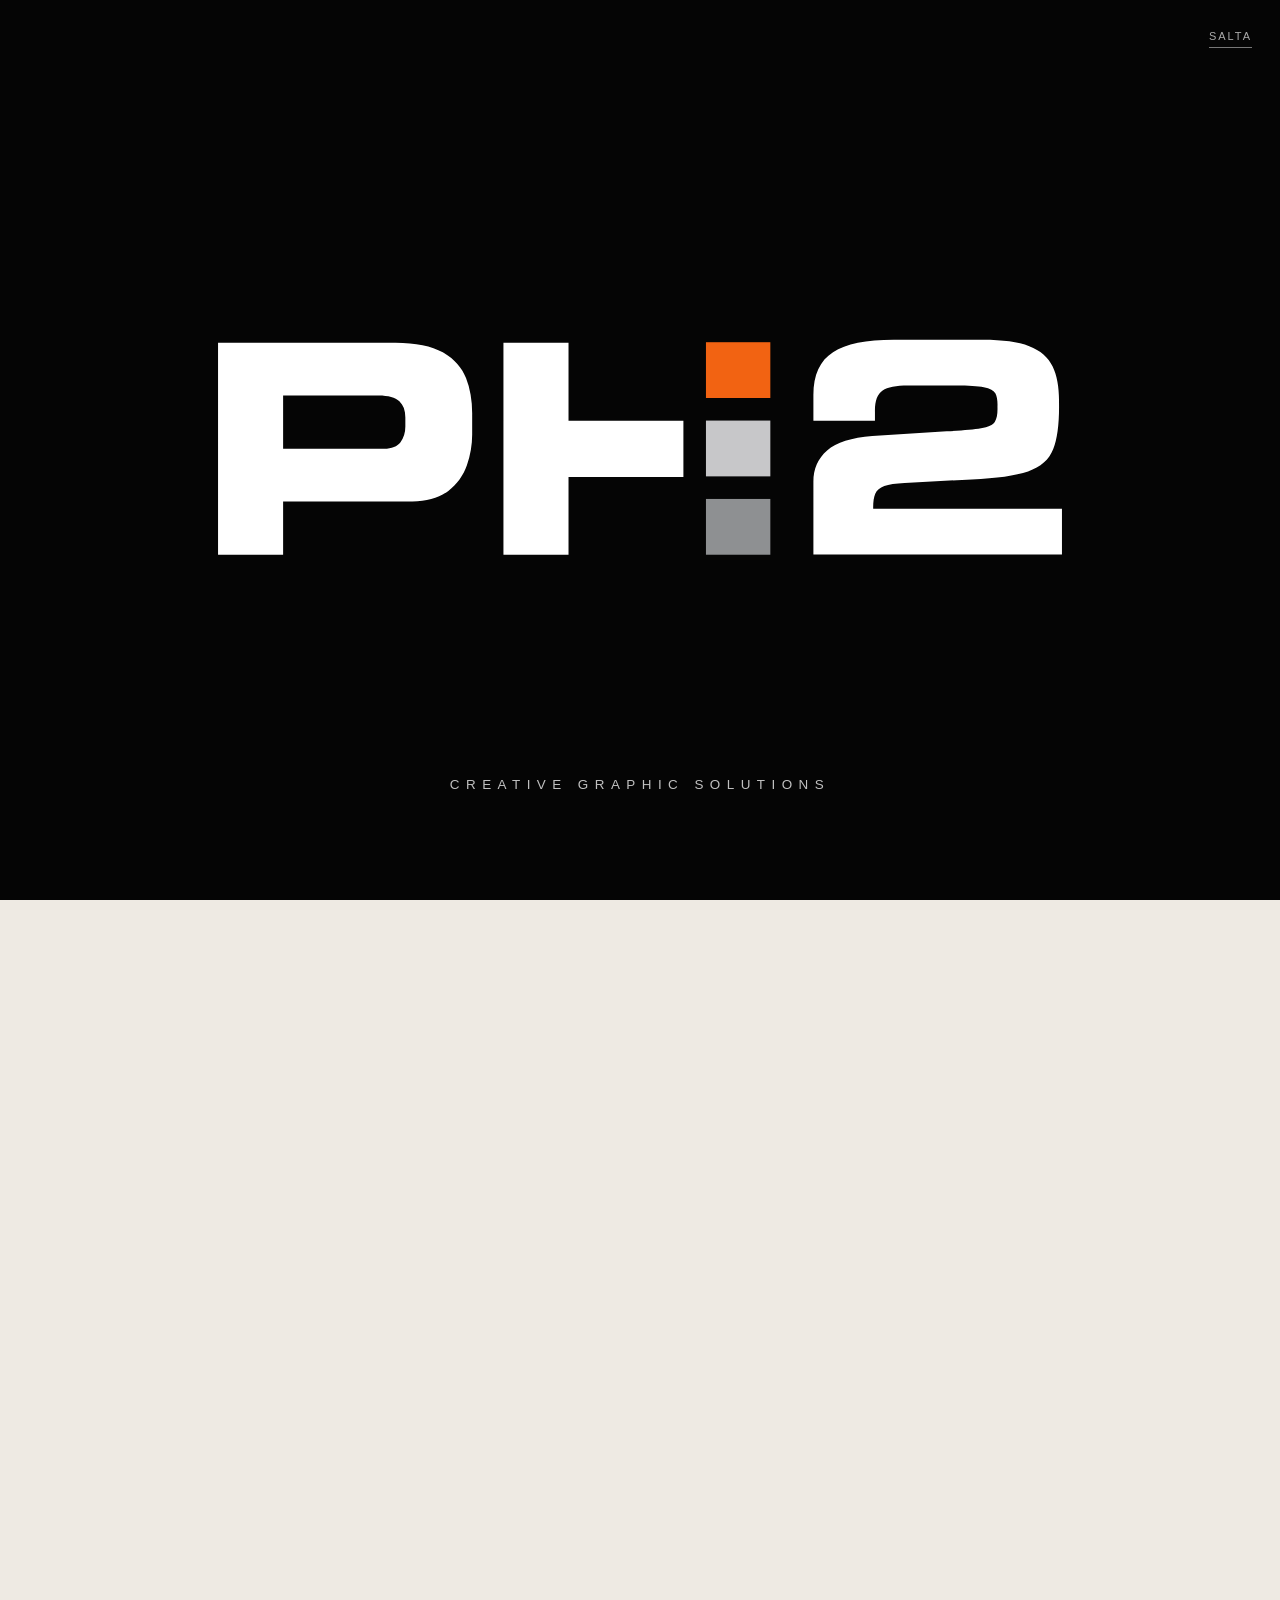
<file: index.html>
<!DOCTYPE html>

<html lang="it">
<head>
<meta charset="utf-8"/>
<meta content="width=device-width,initial-scale=1" name="viewport"/>
<meta content="#0a0a0a" name="theme-color"/>
<title>PH2 LAB — Portfolio di Michele Fustini</title>
<link href="styles.css?v=20261117-contacts" rel="stylesheet"/>
</head>
<body>
<div class="intro" id="intro">
<button class="skip-intro" id="skipIntro" type="button">SALTA</button>
<div aria-label="Animazione logo PH2" class="intro-sequence">
<svg aria-hidden="true" class="logo-piece piece-p" viewbox="20 340 555 165">
<path d="M77.417969 388.960938v32.898437h62.363281c4.652344-.09375 7.996094-1.441406 10.03125-4.042969 2.03125-2.601562 3.027344-5.894531 2.980469-9.871094v-5.0625c.070312-4.457031-1.15625-7.882812-3.683594-10.285156-2.527344-2.394531-6.78125-3.609375-12.765625-3.636719zm-40.128907 98.332031V356.425781h109.359376c12.589843.078125 22.335937 2.050781 29.226562 5.917969 6.894531 3.867188 11.667969 9.160156 14.328125 15.878906 2.65625 6.722656 3.921875 14.398438 3.800781 23.03125v11.207032c.070313 6.664062-1.011718 13.183593-3.25 19.550781-2.242187 6.367187-6.058593 11.652343-11.449218 15.851562-5.394532 4.199219-12.785157 6.378907-22.175782 6.53125H77.417969v32.898438z"></path>
</svg>
<svg aria-hidden="true" class="logo-piece piece-h" viewbox="20 340 555 165">
<path d="M213.289062 487.292969V356.425781h40.128907v48.160157h70.847656v34.707031h-70.847656v48z"></path>
</svg>
<svg aria-hidden="true" class="logo-piece piece-2" viewbox="20 340 555 165">
<path d="M404.429688 487.03125v-44.46875c-.101563-8.113281 2.722656-14.660156 8.472656-19.632812 5.746094-4.976563 15.035156-7.949219 27.855468-8.925782l45.914063-2.890625c9.605469-.519531 16.644531-1.152343 21.121094-1.890625 4.476562-.738281 7.328125-2.089844 8.550781-4.058594 1.222656-1.960937 1.757812-5.042968 1.597656-9.234374.148438-3.519532-.261718-6.226563-1.226562-8.113282-.972656-1.894531-3.363282-3.195312-7.183594-3.898437-3.816406-.707031-9.929688-1.039063-18.339844-1.003907h-26.570312c-8.359375-.175781-14.191406.808594-17.488282 2.957032-3.300781 2.152344-4.882812 6.527344-4.746093 13.128906v5.601562h-37.957031v-15.363281c-.121094-12.746093 3.914062-21.730469 12.105468-26.953125 8.195313-5.222656 21.273438-7.746094 39.230469-7.570312h52.777344c12.421875-.03125 22.085937 1.277344 28.988281 3.917968 6.90625 2.640626 11.722656 6.796876 14.445312 12.46875 2.730469 5.675782 4.035157 13.046876 3.925782 22.117188.203125 12.660156-.988282 22.285156-3.5625 28.871094-2.574219 6.589844-7.753906 11.179687-15.53125 13.769531-7.777344 2.59375-19.367188 4.226563-34.773438 4.898437l-41.390625 2.167969c-5.53125.261719-9.695312.902344-12.488281 1.914063-2.792969 1.011718-4.648438 2.628906-5.578125 4.84375-.921875 2.222656-1.347656 5.269531-1.273437 9.148437h116.40625v28.199219z"></path>
</svg>
<div class="square-flight square-orange"></div>
<div class="square-flight square-light"></div>
<div class="square-flight square-mid"></div>
<svg aria-label="PH2" class="ph2-logo intro-logo" role="img" viewbox="20 340 555 165">
<g>
<path class="logo-white" d="M77.417969 388.960938v32.898437h62.363281c4.652344-.09375 7.996094-1.441406 10.03125-4.042969 2.03125-2.601562 3.027344-5.894531 2.980469-9.871094v-5.0625c.070312-4.457031-1.15625-7.882812-3.683594-10.285156-2.527344-2.394531-6.78125-3.609375-12.765625-3.636719zm-40.128907 98.332031V356.425781h109.359376c12.589843.078125 22.335937 2.050781 29.226562 5.917969 6.894531 3.867188 11.667969 9.160156 14.328125 15.878906 2.65625 6.722656 3.921875 14.398438 3.800781 23.03125v11.207032c.070313 6.664062-1.011718 13.183593-3.25 19.550781-2.242187 6.367187-6.058593 11.652343-11.449218 15.851562-5.394532 4.199219-12.785157 6.378907-22.175782 6.53125H77.417969v32.898438z"></path>
<path class="logo-white" d="M213.289062 487.292969V356.425781h40.128907v48.160157h70.847656v34.707031h-70.847656v48z"></path>
<path class="logo-white" d="M404.429688 487.03125v-44.46875c-.101563-8.113281 2.722656-14.660156 8.472656-19.632812 5.746094-4.976563 15.035156-7.949219 27.855468-8.925782l45.914063-2.890625c9.605469-.519531 16.644531-1.152343 21.121094-1.890625 4.476562-.738281 7.328125-2.089844 8.550781-4.058594 1.222656-1.960937 1.757812-5.042968 1.597656-9.234374.148438-3.519532-.261718-6.226563-1.226562-8.113282-.972656-1.894531-3.363282-3.195312-7.183594-3.898437-3.816406-.707031-9.929688-1.039063-18.339844-1.003907h-26.570312c-8.359375-.175781-14.191406.808594-17.488282 2.957032-3.300781 2.152344-4.882812 6.527344-4.746093 13.128906v5.601562h-37.957031v-15.363281c-.121094-12.746093 3.914062-21.730469 12.105468-26.953125 8.195313-5.222656 21.273438-7.746094 39.230469-7.570312h52.777344c12.421875-.03125 22.085937 1.277344 28.988281 3.917968 6.90625 2.640626 11.722656 6.796876 14.445312 12.46875 2.730469 5.675782 4.035157 13.046876 3.925782 22.117188.203125 12.660156-.988282 22.285156-3.5625 28.871094-2.574219 6.589844-7.753906 11.179687-15.53125 13.769531-7.777344 2.59375-19.367188 4.226563-34.773438 4.898437l-41.390625 2.167969c-5.53125.261719-9.695312.902344-12.488281 1.914063-2.792969 1.011718-4.648438 2.628906-5.578125 4.84375-.921875 2.222656-1.347656 5.269531-1.273437 9.148437h116.40625v28.199219z"></path>
<rect class="orange" height="34.410156" width="39.703125" x="338.171875" y="356.160156"></rect>
<rect class="light" height="34.410157" width="39.703125" x="338.171875" y="404.488281"></rect>
<rect class="mid" height="34.40625" width="39.703125" x="338.171875" y="452.816406"></rect>
</g>
</svg>
<div class="intro-caption">CREATIVE GRAPHIC SOLUTIONS</div>
</div>
</div>
<div class="page" id="page">
<header class="site-header">
<a aria-label="Torna all'inizio" class="brand-link" href="#top">
<svg aria-hidden="true" class="ph2-logo header-logo" viewbox="20 340 555 165">
<g>
<path class="logo-dark" d="M77.417969 388.960938v32.898437h62.363281c4.652344-.09375 7.996094-1.441406 10.03125-4.042969 2.03125-2.601562 3.027344-5.894531 2.980469-9.871094v-5.0625c.070312-4.457031-1.15625-7.882812-3.683594-10.285156-2.527344-2.394531-6.78125-3.609375-12.765625-3.636719zm-40.128907 98.332031V356.425781h109.359376c12.589843.078125 22.335937 2.050781 29.226562 5.917969 6.894531 3.867188 11.667969 9.160156 14.328125 15.878906 2.65625 6.722656 3.921875 14.398438 3.800781 23.03125v11.207032c.070313 6.664062-1.011718 13.183593-3.25 19.550781-2.242187 6.367187-6.058593 11.652343-11.449218 15.851562-5.394532 4.199219-12.785157 6.378907-22.175782 6.53125H77.417969v32.898438z"></path>
<path class="logo-dark" d="M213.289062 487.292969V356.425781h40.128907v48.160157h70.847656v34.707031h-70.847656v48z"></path>
<path class="logo-dark" d="M404.429688 487.03125v-44.46875c-.101563-8.113281 2.722656-14.660156 8.472656-19.632812 5.746094-4.976563 15.035156-7.949219 27.855468-8.925782l45.914063-2.890625c9.605469-.519531 16.644531-1.152343 21.121094-1.890625 4.476562-.738281 7.328125-2.089844 8.550781-4.058594 1.222656-1.960937 1.757812-5.042968 1.597656-9.234374.148438-3.519532-.261718-6.226563-1.226562-8.113282-.972656-1.894531-3.363282-3.195312-7.183594-3.898437-3.816406-.707031-9.929688-1.039063-18.339844-1.003907h-26.570312c-8.359375-.175781-14.191406.808594-17.488282 2.957032-3.300781 2.152344-4.882812 6.527344-4.746093 13.128906v5.601562h-37.957031v-15.363281c-.121094-12.746093 3.914062-21.730469 12.105468-26.953125 8.195313-5.222656 21.273438-7.746094 39.230469-7.570312h52.777344c12.421875-.03125 22.085937 1.277344 28.988281 3.917968 6.90625 2.640626 11.722656 6.796876 14.445312 12.46875 2.730469 5.675782 4.035157 13.046876 3.925782 22.117188.203125 12.660156-.988282 22.285156-3.5625 28.871094-2.574219 6.589844-7.753906 11.179687-15.53125 13.769531-7.777344 2.59375-19.367188 4.226563-34.773438 4.898437l-41.390625 2.167969c-5.53125.261719-9.695312.902344-12.488281 1.914063-2.792969 1.011718-4.648438 2.628906-5.578125 4.84375-.921875 2.222656-1.347656 5.269531-1.273437 9.148437h116.40625v28.199219z"></path>
<rect class="orange" height="34.410156" width="39.703125" x="338.171875" y="356.160156"></rect>
<rect class="light" height="34.410157" width="39.703125" x="338.171875" y="404.488281"></rect>
<rect class="mid" height="34.40625" width="39.703125" x="338.171875" y="452.816406"></rect>
</g>
</svg>
</a>
<button aria-controls="menuOverlay" aria-expanded="false" aria-label="Apri menu" class="menu-button" id="menuButton" type="button"><i></i><i></i><i></i></button>
</header>
<div aria-hidden="true" class="menu-overlay" id="menuOverlay">
<nav class="overlay-nav"><a href="#top"><span>01</span>HOME</a><a href="#about"><span>02</span>ABOUT</a><a href="work.html"><span>03</span>WORK</a><a href="shop/"><span>04</span>SHOP</a><a data-contact-open="" aria-haspopup="dialog" aria-controls="contactPanel" href="#contactPanel"><span>05</span>CONTACT</a></nav>
<div class="menu-meta">
<p>PH2 LAB — BOLOGNA</p>
<p>BRANDING / PACKAGING / PRODUCT DESIGN / SPORTS / EDITORIAL / RETAIL</p>
</div>
</div>
<main id="top">
<section class="hero" id="home">
<p class="eyebrow">MICHELE FUSTINI — SENIOR GRAPHIC DESIGNER &amp; ART DIRECTOR</p>
<h1>Ideas become<br/>visual systems.</h1>
<p class="hero-copy">Branding, packaging, product design, sports graphics, advertising, editorial and comunicazione visiva.</p>
<div style="display:flex;gap:22px;flex-wrap:wrap"><a class="scroll-link" href="work.html">SCOPRI I PROGETTI →</a></div>
</section>










<section class="text-section" id="about"><span>ABOUT</span><p>PH2 LAB sviluppa identità, packaging e sistemi visivi che collegano strategia, prodotto e comunicazione. Esperienza trasversale tra sport, food, retail, cultura e fashion.</p></section>
<footer class="footer contact-footer" id="contact">
<div class="footer-top"><span>CONTATTI</span></div>
<div class="contact-brand-row">
<div aria-label="PH2 LAB" class="footer-brand footer-brand-static">
<svg aria-hidden="true" class="ph2-logo footer-logo" viewbox="20 340 555 165">
<g>
<path class="logo-white" d="M77.417969 388.960938v32.898437h62.363281c4.652344-.09375 7.996094-1.441406 10.03125-4.042969 2.03125-2.601562 3.027344-5.894531 2.980469-9.871094v-5.0625c.070312-4.457031-1.15625-7.882812-3.683594-10.285156-2.527344-2.394531-6.78125-3.609375-12.765625-3.636719zm-40.128907 98.332031V356.425781h109.359376c12.589843.078125 22.335937 2.050781 29.226562 5.917969 6.894531 3.867188 11.667969 9.160156 14.328125 15.878906 2.65625 6.722656 3.921875 14.398438 3.800781 23.03125v11.207032c.070313 6.664062-1.011718 13.183593-3.25 19.550781-2.242187 6.367187-6.058593 11.652343-11.449218 15.851562-5.394532 4.199219-12.785157 6.378907-22.175782 6.53125H77.417969v32.898438z"></path>
<path class="logo-white" d="M213.289062 487.292969V356.425781h40.128907v48.160157h70.847656v34.707031h-70.847656v48z"></path>
<path class="logo-white" d="M404.429688 487.03125v-44.46875c-.101563-8.113281 2.722656-14.660156 8.472656-19.632812 5.746094-4.976563 15.035156-7.949219 27.855468-8.925782l45.914063-2.890625c9.605469-.519531 16.644531-1.152343 21.121094-1.890625 4.476562-.738281 7.328125-2.089844 8.550781-4.058594 1.222656-1.960937 1.757812-5.042968 1.597656-9.234374.148438-3.519532-.261718-6.226563-1.226562-8.113282-.972656-1.894531-3.363282-3.195312-7.183594-3.898437-3.816406-.707031-9.929688-1.039063-18.339844-1.003907h-26.570312c-8.359375-.175781-14.191406.808594-17.488282 2.957032-3.300781 2.152344-4.882812 6.527344-4.746093 13.128906v5.601562h-37.957031v-15.363281c-.121094-12.746093 3.914062-21.730469 12.105468-26.953125 8.195313-5.222656 21.273438-7.746094 39.230469-7.570312h52.777344c12.421875-.03125 22.085937 1.277344 28.988281 3.917968 6.90625 2.640626 11.722656 6.796876 14.445312 12.46875 2.730469 5.675782 4.035157 13.046876 3.925782 22.117188.203125 12.660156-.988282 22.285156-3.5625 28.871094-2.574219 6.589844-7.753906 11.179687-15.53125 13.769531-7.777344 2.59375-19.367188 4.226563-34.773438 4.898437l-41.390625 2.167969c-5.53125.261719-9.695312.902344-12.488281 1.914063-2.792969 1.011718-4.648438 2.628906-5.578125 4.84375-.921875 2.222656-1.347656 5.269531-1.273437 9.148437h116.40625v28.199219z"></path>
<rect class="orange" height="34.410156" width="39.703125" x="338.171875" y="356.160156"></rect>
<rect class="light" height="34.410157" width="39.703125" x="338.171875" y="404.488281"></rect>
<rect class="mid" height="34.40625" width="39.703125" x="338.171875" y="452.816406"></rect>
</g>
</svg>
</div>
<div class="partner-brands" aria-label="Progetti PH2 LAB">
  <a class="partner-mark partner-mark-just" href="/shop/#drops"><img src="/shop/opening-just-bologna.png" alt="Just Bologna"></a>
  <a class="partner-mark partner-mark-zelab" href="https://ze-lab.weebly.com/"><img src="/shop/opening-zelab.png" alt="ZeLab — Uncommon Creative Goods"></a>
</div>
</div>
<div class="social-icons">
<a aria-label="Google Maps" href="https://www.google.com/maps/dir/?api=1&amp;destination=Via+Della+Beverara+202%2F2%2C+Bologna" rel="noopener" target="_blank">
<svg aria-hidden="true" role="img" viewBox="8 6 32 41"><path d="M24 44c8-11 12-17 12-24 0-6.6-5.4-12-12-12S12 13.4 12 20c0 7 4 13 12 24Z" fill="none" stroke="currentColor" stroke-linejoin="round" stroke-width="3"></path><circle cx="24" cy="20" fill="none" r="4.8" stroke="currentColor" stroke-width="3"></circle></svg>
</a>
<a aria-label="Telefono" href="tel:+393937570710">
<svg aria-hidden="true" role="img" viewBox="1 -1 46 49"><path d="M16 8c1.4 0 2.6.9 3 2.2l2.1 7a3 3 0 0 1-.8 3l-3.2 3.2c2.7 5.4 6.1 8.8 11.5 11.5l3.2-3.2a3 3 0 0 1 3-.8l7 2.1A3.2 3.2 0 0 1 44 36v4c0 2.2-1.8 4-4 4C20.1 44 4 27.9 4 8c0-2.2 1.8-4 4-4h4c2.2 0 4 1.8 4 4Z" fill="none" stroke="currentColor" stroke-linecap="round" stroke-linejoin="round" stroke-width="3"></path></svg>
</a>
<a aria-label="Email" href="mailto:info@ph2lab.com">
<svg aria-hidden="true" role="img" viewBox="4 4 40 40"><rect fill="none" height="24" rx="2" stroke="currentColor" stroke-width="3" width="32" x="8" y="12"></rect><path d="M10 15l14 11 14-11" fill="none" stroke="currentColor" stroke-linecap="round" stroke-linejoin="round" stroke-width="3"></path></svg>
</a>
<a aria-label="Behance" href="https://www.behance.net/ph2lab" rel="noopener" target="_blank">
<svg aria-hidden="true" role="img" viewBox="0 0 44 46"><text fill="currentColor" font-family="Arial, Helvetica, sans-serif" font-size="26" font-weight="700" x="4" y="33">Bē</text></svg>
</a>
<a aria-label="Facebook" href="https://www.facebook.com/Ph2lab/" rel="noopener" target="_blank">
<svg aria-hidden="true" role="img" viewBox="8 2 31 42"><text fill="currentColor" font-family="Arial, Helvetica, sans-serif" font-size="36" font-weight="700" x="16" y="36">f</text></svg>
</a>
<a aria-label="Instagram" href="https://www.instagram.com/ph2lab/" rel="noopener" target="_blank">
<svg aria-hidden="true" role="img" viewBox="5 5 38 38"><rect fill="none" height="28" rx="8" stroke="currentColor" stroke-width="3" width="28" x="10" y="10"></rect><circle cx="24" cy="24" fill="none" r="6.5" stroke="currentColor" stroke-width="3"></circle><circle cx="32.5" cy="15.5" fill="currentColor" r="2.2"></circle></svg>
</a>
</div>
<div class="footer-bottom"><span>© 2026 PH2 LAB DI MICHELE FUSTINI</span><a href="#top">BACK TO TOP ↑</a></div>
</footer>
</main>
</div>
<dialog aria-label="Contatti PH2 LAB" class="contact-panel" id="contactPanel">
<button aria-label="Chiudi contatti" class="contact-panel-close" type="button" autofocus>×</button>
<div class="contact-panel-inner">
<div aria-label="PH2 LAB" class="contact-brand">
<svg aria-hidden="true" class="ph2-logo footer-logo" viewbox="20 340 555 165">
<g>
<path class="logo-white" d="M77.417969 388.960938v32.898437h62.363281c4.652344-.09375 7.996094-1.441406 10.03125-4.042969 2.03125-2.601562 3.027344-5.894531 2.980469-9.871094v-5.0625c.070312-4.457031-1.15625-7.882812-3.683594-10.285156-2.527344-2.394531-6.78125-3.609375-12.765625-3.636719zm-40.128907 98.332031V356.425781h109.359376c12.589843.078125 22.335937 2.050781 29.226562 5.917969 6.894531 3.867188 11.667969 9.160156 14.328125 15.878906 2.65625 6.722656 3.921875 14.398438 3.800781 23.03125v11.207032c.070313 6.664062-1.011718 13.183593-3.25 19.550781-2.242187 6.367187-6.058593 11.652343-11.449218 15.851562-5.394532 4.199219-12.785157 6.378907-22.175782 6.53125H77.417969v32.898438z"></path>
<path class="logo-white" d="M213.289062 487.292969V356.425781h40.128907v48.160157h70.847656v34.707031h-70.847656v48z"></path>
<path class="logo-white" d="M404.429688 487.03125v-44.46875c-.101563-8.113281 2.722656-14.660156 8.472656-19.632812 5.746094-4.976563 15.035156-7.949219 27.855468-8.925782l45.914063-2.890625c9.605469-.519531 16.644531-1.152343 21.121094-1.890625 4.476562-.738281 7.328125-2.089844 8.550781-4.058594 1.222656-1.960937 1.757812-5.042968 1.597656-9.234374.148438-3.519532-.261718-6.226563-1.226562-8.113282-.972656-1.894531-3.363282-3.195312-7.183594-3.898437-3.816406-.707031-9.929688-1.039063-18.339844-1.003907h-26.570312c-8.359375-.175781-14.191406.808594-17.488282 2.957032-3.300781 2.152344-4.882812 6.527344-4.746093 13.128906v5.601562h-37.957031v-15.363281c-.121094-12.746093 3.914062-21.730469 12.105468-26.953125 8.195313-5.222656 21.273438-7.746094 39.230469-7.570312h52.777344c12.421875-.03125 22.085937 1.277344 28.988281 3.917968 6.90625 2.640626 11.722656 6.796876 14.445312 12.46875 2.730469 5.675782 4.035157 13.046876 3.925782 22.117188.203125 12.660156-.988282 22.285156-3.5625 28.871094-2.574219 6.589844-7.753906 11.179687-15.53125 13.769531-7.777344 2.59375-19.367188 4.226563-34.773438 4.898437l-41.390625 2.167969c-5.53125.261719-9.695312.902344-12.488281 1.914063-2.792969 1.011718-4.648438 2.628906-5.578125 4.84375-.921875 2.222656-1.347656 5.269531-1.273437 9.148437h116.40625v28.199219z"></path>
<rect class="orange" height="34.410156" width="39.703125" x="338.171875" y="356.160156"></rect>
<rect class="light" height="34.410157" width="39.703125" x="338.171875" y="404.488281"></rect>
<rect class="mid" height="34.40625" width="39.703125" x="338.171875" y="452.816406"></rect>
</g>
</svg>
</div>
<div class="contact-panel-links">
<div aria-label="Contatti e social PH2 LAB" class="contact-icon-links">
<a aria-label="Indicazioni stradali" href="https://www.google.com/maps/dir/?api=1&amp;destination=Via+Della+Beverara+202%2F2%2C+Bologna" rel="noopener" target="_blank"><svg aria-hidden="true" viewBox="8 6 32 41"><path d="M24 44c8-11 12-17 12-24 0-6.6-5.4-12-12-12S12 13.4 12 20c0 7 4 13 12 24Z" fill="none" stroke="currentColor" stroke-linejoin="round" stroke-width="3"></path><circle cx="24" cy="20" fill="none" r="4.8" stroke="currentColor" stroke-width="3"></circle></svg></a>
<a aria-label="Telefono" href="tel:+393937570710"><svg aria-hidden="true" viewBox="1 -1 46 49"><path d="M16 8c1.4 0 2.6.9 3 2.2l2.1 7a3 3 0 0 1-.8 3l-3.2 3.2c2.7 5.4 6.1 8.8 11.5 11.5l3.2-3.2a3 3 0 0 1 3-.8l7 2.1A3.2 3.2 0 0 1 44 36v4c0 2.2-1.8 4-4 4C20.1 44 4 27.9 4 8c0-2.2 1.8-4 4-4h4c2.2 0 4 1.8 4 4Z" fill="none" stroke="currentColor" stroke-linecap="round" stroke-linejoin="round" stroke-width="3"></path></svg></a>
<a aria-label="Email" href="mailto:info@ph2lab.com"><svg aria-hidden="true" viewBox="4 4 40 40"><rect fill="none" height="24" rx="2" stroke="currentColor" stroke-width="3" width="32" x="8" y="12"></rect><path d="M10 15l14 11 14-11" fill="none" stroke="currentColor" stroke-linecap="round" stroke-linejoin="round" stroke-width="3"></path></svg></a>
<a aria-label="Behance" href="https://www.behance.net/ph2lab" rel="noopener" target="_blank"><svg aria-hidden="true" viewBox="0 0 44 46"><text fill="currentColor" font-family="Arial, Helvetica, sans-serif" font-size="26" font-weight="700" x="4" y="33">Bē</text></svg></a>
<a aria-label="Facebook" href="https://www.facebook.com/Ph2lab/" rel="noopener" target="_blank"><svg aria-hidden="true" viewBox="8 2 31 42"><text fill="currentColor" font-family="Arial, Helvetica, sans-serif" font-size="36" font-weight="700" x="16" y="36">f</text></svg></a>
<a aria-label="Instagram" href="https://www.instagram.com/ph2lab/" rel="noopener" target="_blank"><svg aria-hidden="true" viewBox="5 5 38 38"><rect fill="none" height="28" rx="8" stroke="currentColor" stroke-width="3" width="28" x="10" y="10"></rect><circle cx="24" cy="24" fill="none" r="6.5" stroke="currentColor" stroke-width="3"></circle><circle cx="32.5" cy="15.5" fill="currentColor" r="2.2"></circle></svg></a>
</div>
</div>
<div class="partner-brands" aria-label="Progetti PH2 LAB">
  <a class="partner-mark partner-mark-just" href="/shop/#drops"><img src="/shop/opening-just-bologna.png" alt="Just Bologna"></a>
  <a class="partner-mark partner-mark-zelab" href="https://ze-lab.weebly.com/"><img src="/shop/opening-zelab.png" alt="ZeLab — Uncommon Creative Goods"></a>
</div>
</div>
</dialog>
<script src="script.js?v=20261117-contacts"></script>
<script src="contact-modal.js?v=20261117-contacts"></script>
</body>
</html>
</file>
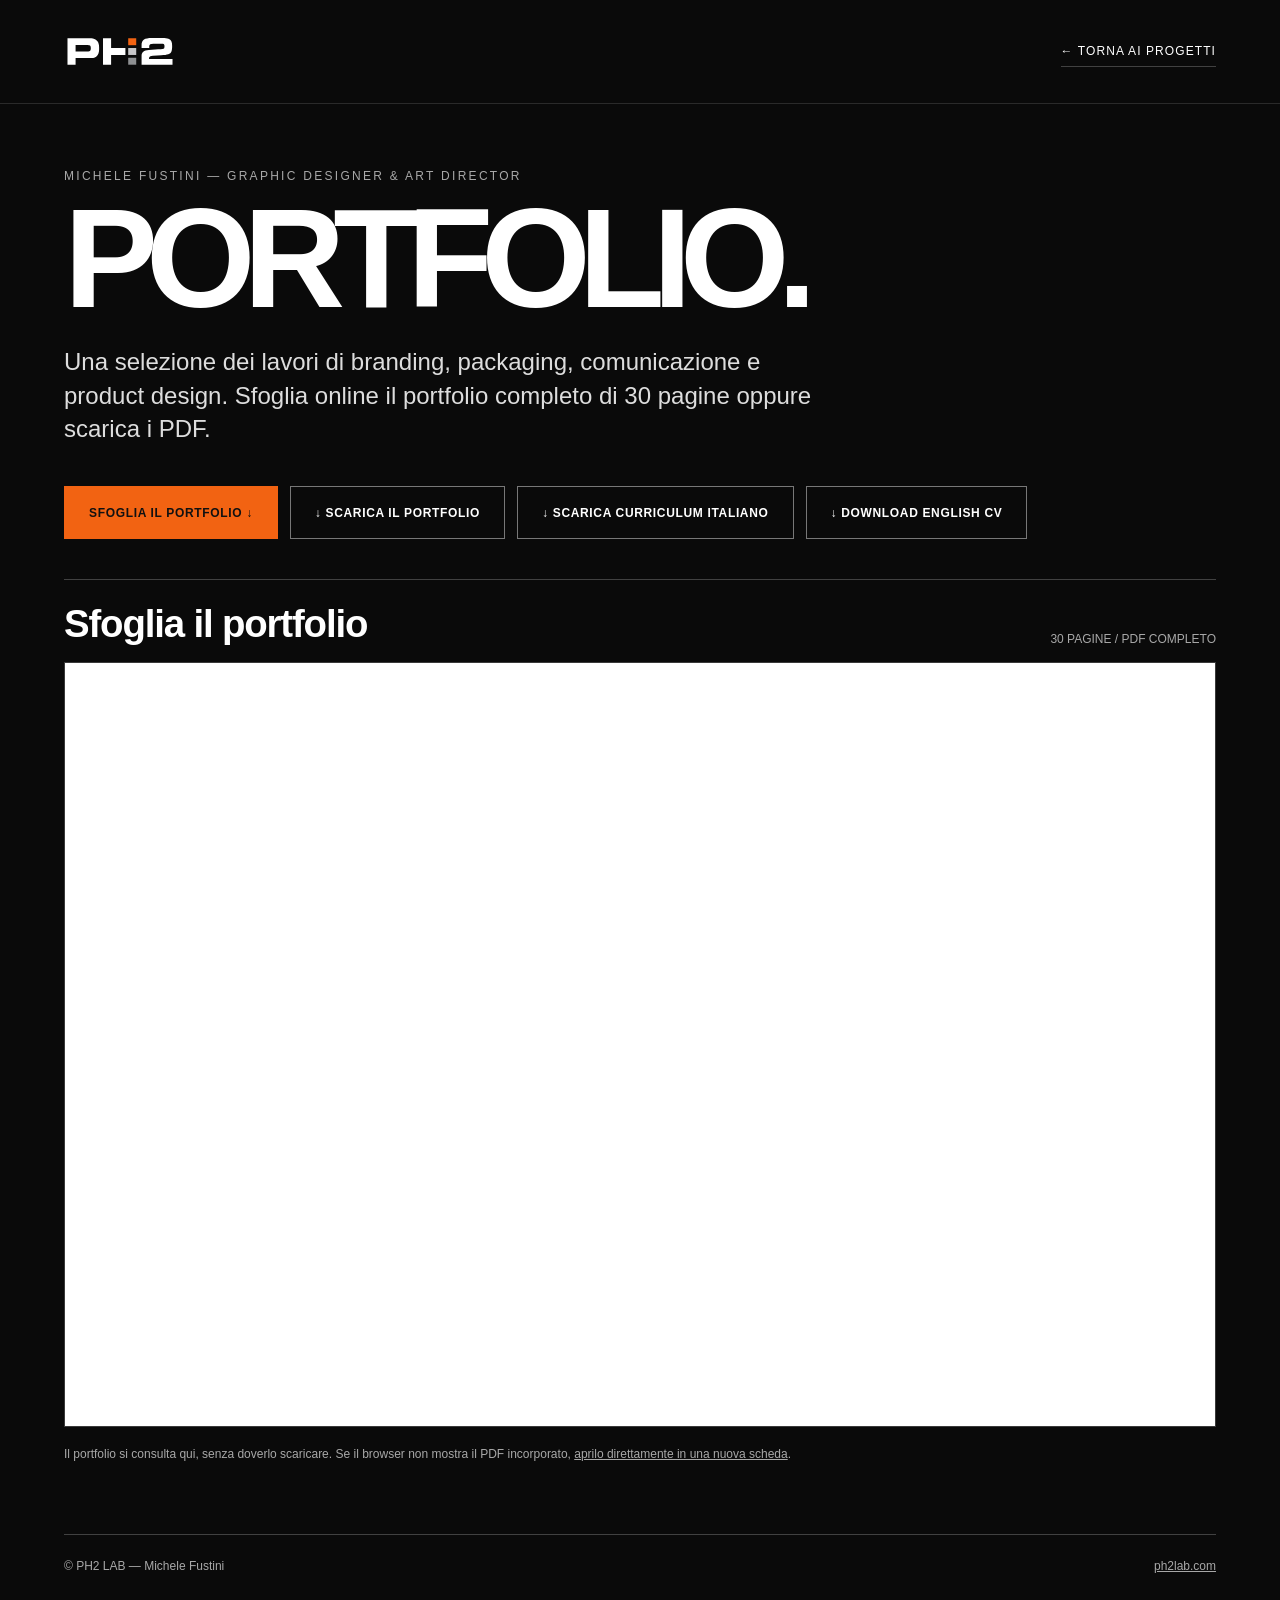
<file: portfolio/index.html>
<!doctype html>
<html lang="it">
<head>
<meta charset="utf-8">
<meta name="viewport" content="width=device-width, initial-scale=1">
<meta name="description" content="PH2 LAB — Portfolio di Michele Fustini. Sfoglia i progetti e scarica portfolio e curriculum.">
<title>Portfolio | PH2 LAB</title>
<style>
:root{color-scheme:dark;--bg:#0a0a0a;--ink:#fff;--muted:#a8a8a8;--line:#414141;--orange:#f26312}
*{box-sizing:border-box}html{scroll-behavior:smooth}body{margin:0;background:var(--bg);color:var(--ink);font:16px Arial,Helvetica,sans-serif}
a{color:inherit}.brand-logo{display:block;width:112px;height:auto;fill:#fff}.brand-logo .logo-dark{fill:#fff}.brand-logo .orange{fill:#f26312}.brand-logo .light{fill:#c7c7c9}.brand-logo .mid{fill:#8e9092}header{height:104px;border-bottom:1px solid #2a2a2a;display:flex;align-items:center;justify-content:space-between;padding:0 clamp(20px,5vw,80px)}
.logo{font-size:38px;font-weight:1000;letter-spacing:-.09em;text-decoration:none}.logo span{color:var(--orange)}
.back{font-size:12px;letter-spacing:.09em;text-decoration:none;border-bottom:1px solid var(--line);padding:8px 0} main{max-width:1600px;padding:65px clamp(20px,5vw,80px) 100px;margin:auto}
.eyebrow{font-size:12px;letter-spacing:.19em;color:var(--muted);text-transform:uppercase;margin:0 0 13px}
h1{font-size:clamp(64px,11vw,154px);letter-spacing:-.085em;line-height:.89;margin:0 0 24px} .lead{color:#ddd;font-size:clamp(16px,2vw,24px);max-width:760px;line-height:1.4;margin:0 0 40px}
.actions{display:flex;flex-wrap:wrap;gap:12px;margin-bottom:40px}.actions a{min-height:53px;display:inline-flex;align-items:center;justify-content:center;gap:10px;text-decoration:none;text-align:center;border:1px solid #777;padding:16px 24px;font-size:12px;font-weight:700;letter-spacing:.055em;transition:.2s}
.actions a.primary{background:var(--orange);color:#111;border-color:var(--orange)}.actions a:hover{border-color:var(--orange);color:var(--orange)}.actions a.primary:hover{background:#ff813b;color:#111}
.head{display:flex;justify-content:space-between;align-items:end;gap:20px;border-top:1px solid var(--line);padding:22px 0 16px}.head h2{font-size:clamp(22px,3vw,39px);margin:0;letter-spacing:-.03em}.head span{font-size:12px;color:var(--muted)}
.viewer{height:min(85vh,1050px);min-height:490px;border:1px solid #3a3a3a;background:#222;position:relative}.viewer iframe{width:100%;height:100%;border:0;background:#fff}.mobile-note{font-size:12px;color:var(--muted);line-height:1.6;margin-top:18px}
footer{margin-top:70px;border-top:1px solid var(--line);padding-top:24px;display:flex;justify-content:space-between;flex-wrap:wrap;gap:20px;color:var(--muted);font-size:12px}
@media(max-width:690px){header{height:79px}.logo{font-size:31px}main{padding-top:48px}.actions{display:grid;grid-template-columns:1fr}.actions a{width:100%}.viewer{height:73vh;min-height:430px}.head{align-items:start;flex-direction:column;gap:5px}}
</style>
</head>
<body>
<header><a class="logo" href="/" aria-label="PH2 LAB Home"><svg aria-hidden="true" class="brand-logo" viewbox="20 340 555 165"><g>
<path class="logo-dark" d="M77.417969 388.960938v32.898437h62.363281c4.652344-.09375 7.996094-1.441406 10.03125-4.042969 2.03125-2.601562 3.027344-5.894531 2.980469-9.871094v-5.0625c.070312-4.457031-1.15625-7.882812-3.683594-10.285156-2.527344-2.394531-6.78125-3.609375-12.765625-3.636719zm-40.128907 98.332031V356.425781h109.359376c12.589843.078125 22.335937 2.050781 29.226562 5.917969 6.894531 3.867188 11.667969 9.160156 14.328125 15.878906 2.65625 6.722656 3.921875 14.398438 3.800781 23.03125v11.207032c.070313 6.664062-1.011718 13.183593-3.25 19.550781-2.242187 6.367187-6.058593 11.652343-11.449218 15.851562-5.394532 4.199219-12.785157 6.378907-22.175782 6.53125H77.417969v32.898438z"></path>
<path class="logo-dark" d="M213.289062 487.292969V356.425781h40.128907v48.160157h70.847656v34.707031h-70.847656v48z"></path>
<path class="logo-dark" d="M404.429688 487.03125v-44.46875c-.101563-8.113281 2.722656-14.660156 8.472656-19.632812 5.746094-4.976563 15.035156-7.949219 27.855468-8.925782l45.914063-2.890625c9.605469-.519531 16.644531-1.152343 21.121094-1.890625 4.476562-.738281 7.328125-2.089844 8.550781-4.058594 1.222656-1.960937 1.757812-5.042968 1.597656-9.234374.148438-3.519532-.261718-6.226563-1.226562-8.113282-.972656-1.894531-3.363282-3.195312-7.183594-3.898437-3.816406-.707031-9.929688-1.039063-18.339844-1.003907h-26.570312c-8.359375-.175781-14.191406.808594-17.488282 2.957032-3.300781 2.152344-4.882812 6.527344-4.746093 13.128906v5.601562h-37.957031v-15.363281c-.121094-12.746093 3.914062-21.730469 12.105468-26.953125 8.195313-5.222656 21.273438-7.746094 39.230469-7.570312h52.777344c12.421875-.03125 22.085937 1.277344 28.988281 3.917968 6.90625 2.640626 11.722656 6.796876 14.445312 12.46875 2.730469 5.675782 4.035157 13.046876 3.925782 22.117188.203125 12.660156-.988282 22.285156-3.5625 28.871094-2.574219 6.589844-7.753906 11.179687-15.53125 13.769531-7.777344 2.59375-19.367188 4.226563-34.773438 4.898437l-41.390625 2.167969c-5.53125.261719-9.695312.902344-12.488281 1.914063-2.792969 1.011718-4.648438 2.628906-5.578125 4.84375-.921875 2.222656-1.347656 5.269531-1.273437 9.148437h116.40625v28.199219z"></path>
<rect class="orange" height="34.410156" width="39.703125" x="338.171875" y="356.160156"></rect><rect class="light" height="34.410157" width="39.703125" x="338.171875" y="404.488281"></rect><rect class="mid" height="34.40625" width="39.703125" x="338.171875" y="452.816406"></rect>
</g></svg></a><a class="back" href="/work.html">← TORNA AI PROGETTI</a></header>
<main>
<p class="eyebrow">Michele Fustini — Graphic Designer & Art Director</p>
<h1>PORTFOLIO.</h1>
<p class="lead">Una selezione dei lavori di branding, packaging, comunicazione e product design. Sfoglia online il portfolio completo di 30 pagine oppure scarica i PDF.</p>
<nav class="actions" aria-label="Consulta e scarica i documenti">
<a class="primary" href="#sfoglia">SFOGLIA IL PORTFOLIO ↓</a>
<a href="https://drive.google.com/uc?export=download&amp;id=1jV1mF5a0VlWasOEqKBG6QfHC_CJO24xO">↓ SCARICA IL PORTFOLIO</a>
<a href="curriculum-italiano.pdf" download="Michele-Fustini-Curriculum-IT.pdf">↓ SCARICA CURRICULUM ITALIANO</a>
<a href="curriculum-english.pdf" download="Michele-Fustini-Curriculum-EN.pdf">↓ DOWNLOAD ENGLISH CV</a>
</nav>
<section id="sfoglia" aria-label="Sfoglia il portfolio">
<div class="head"><h2>Sfoglia il portfolio</h2><span>30 PAGINE / PDF COMPLETO</span></div>
<div class="viewer"><iframe src="https://drive.google.com/file/d/1jV1mF5a0VlWasOEqKBG6QfHC_CJO24xO/preview" title="Portfolio PH2 LAB completo in PDF, 30 pagine" loading="eager"></iframe></div>
<p class="mobile-note">Il portfolio si consulta qui, senza doverlo scaricare. Se il browser non mostra il PDF incorporato, <a href="https://drive.google.com/file/d/1jV1mF5a0VlWasOEqKBG6QfHC_CJO24xO/view" target="_blank" rel="noopener">aprilo direttamente in una nuova scheda</a>.</p>
</section>
<footer><span>© PH2 LAB — Michele Fustini</span><a href="https://ph2lab.com">ph2lab.com</a></footer>
</main>
</body></html>
</file>
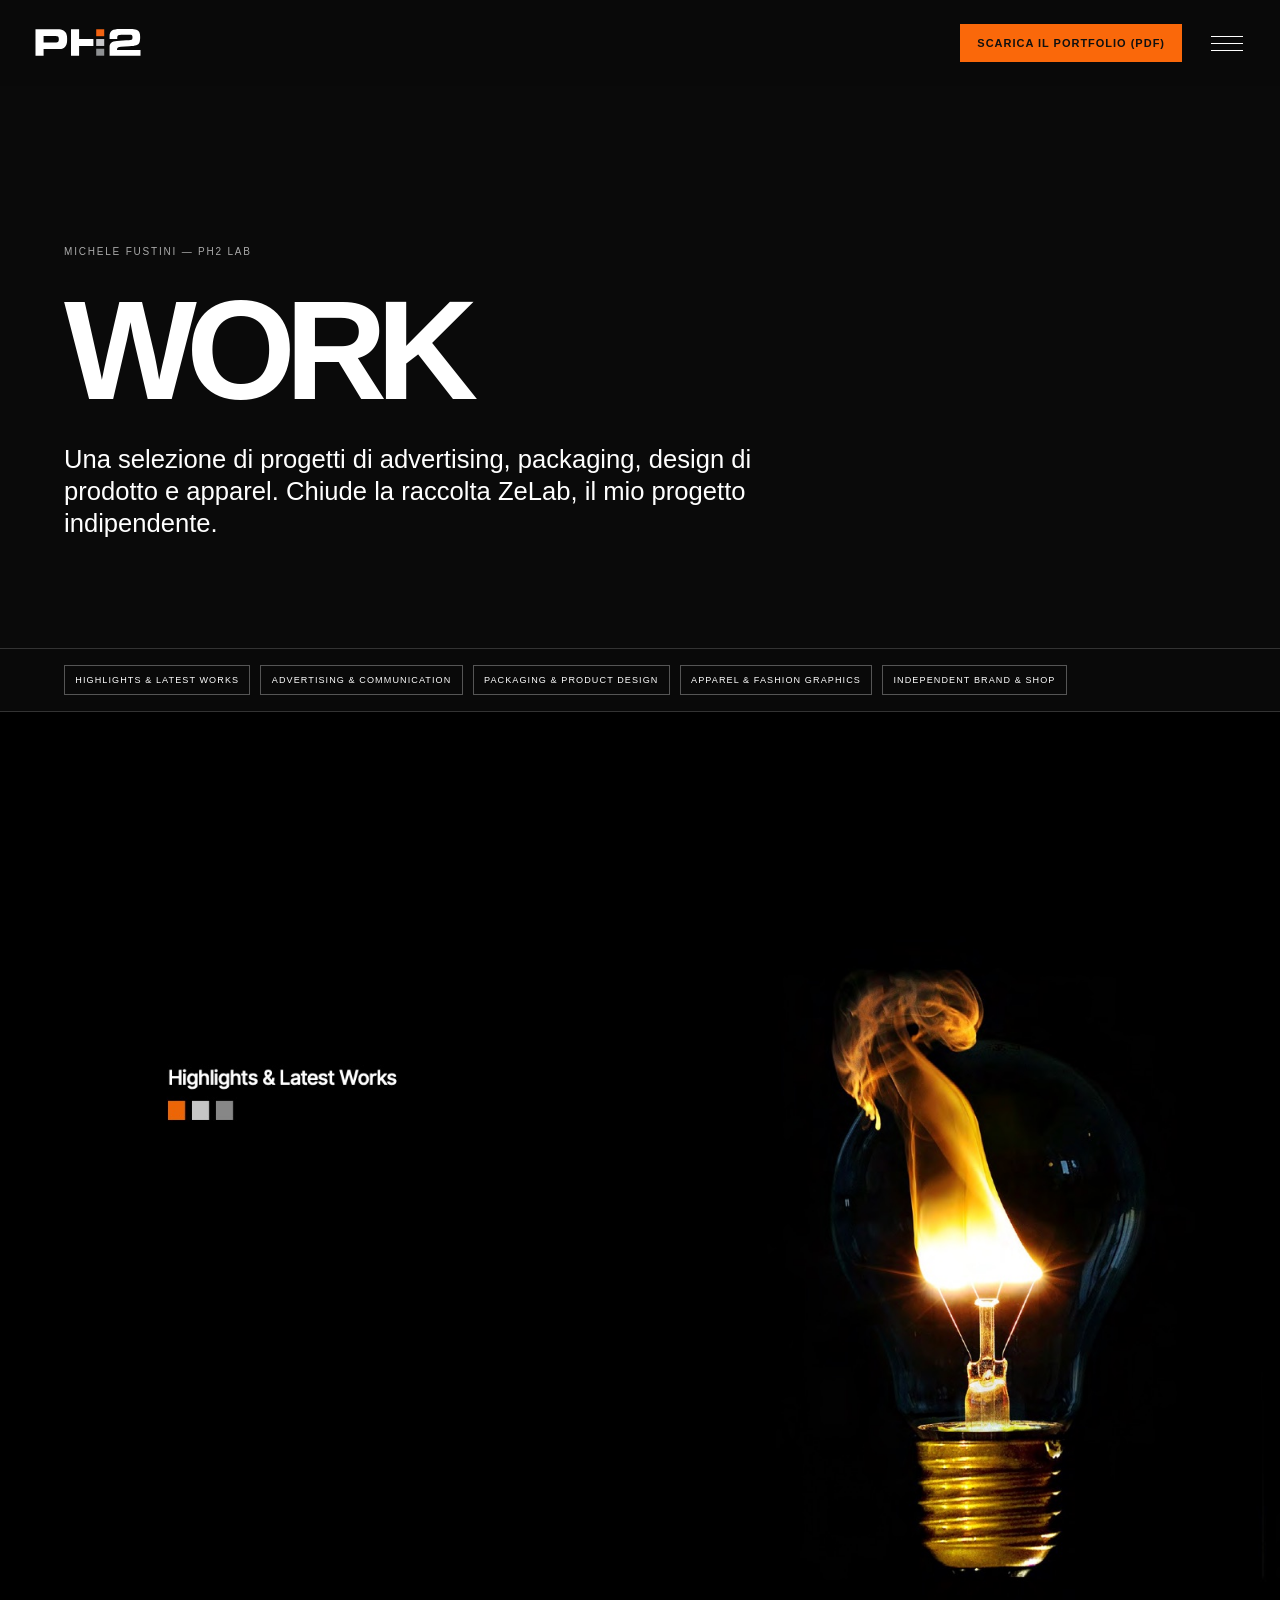
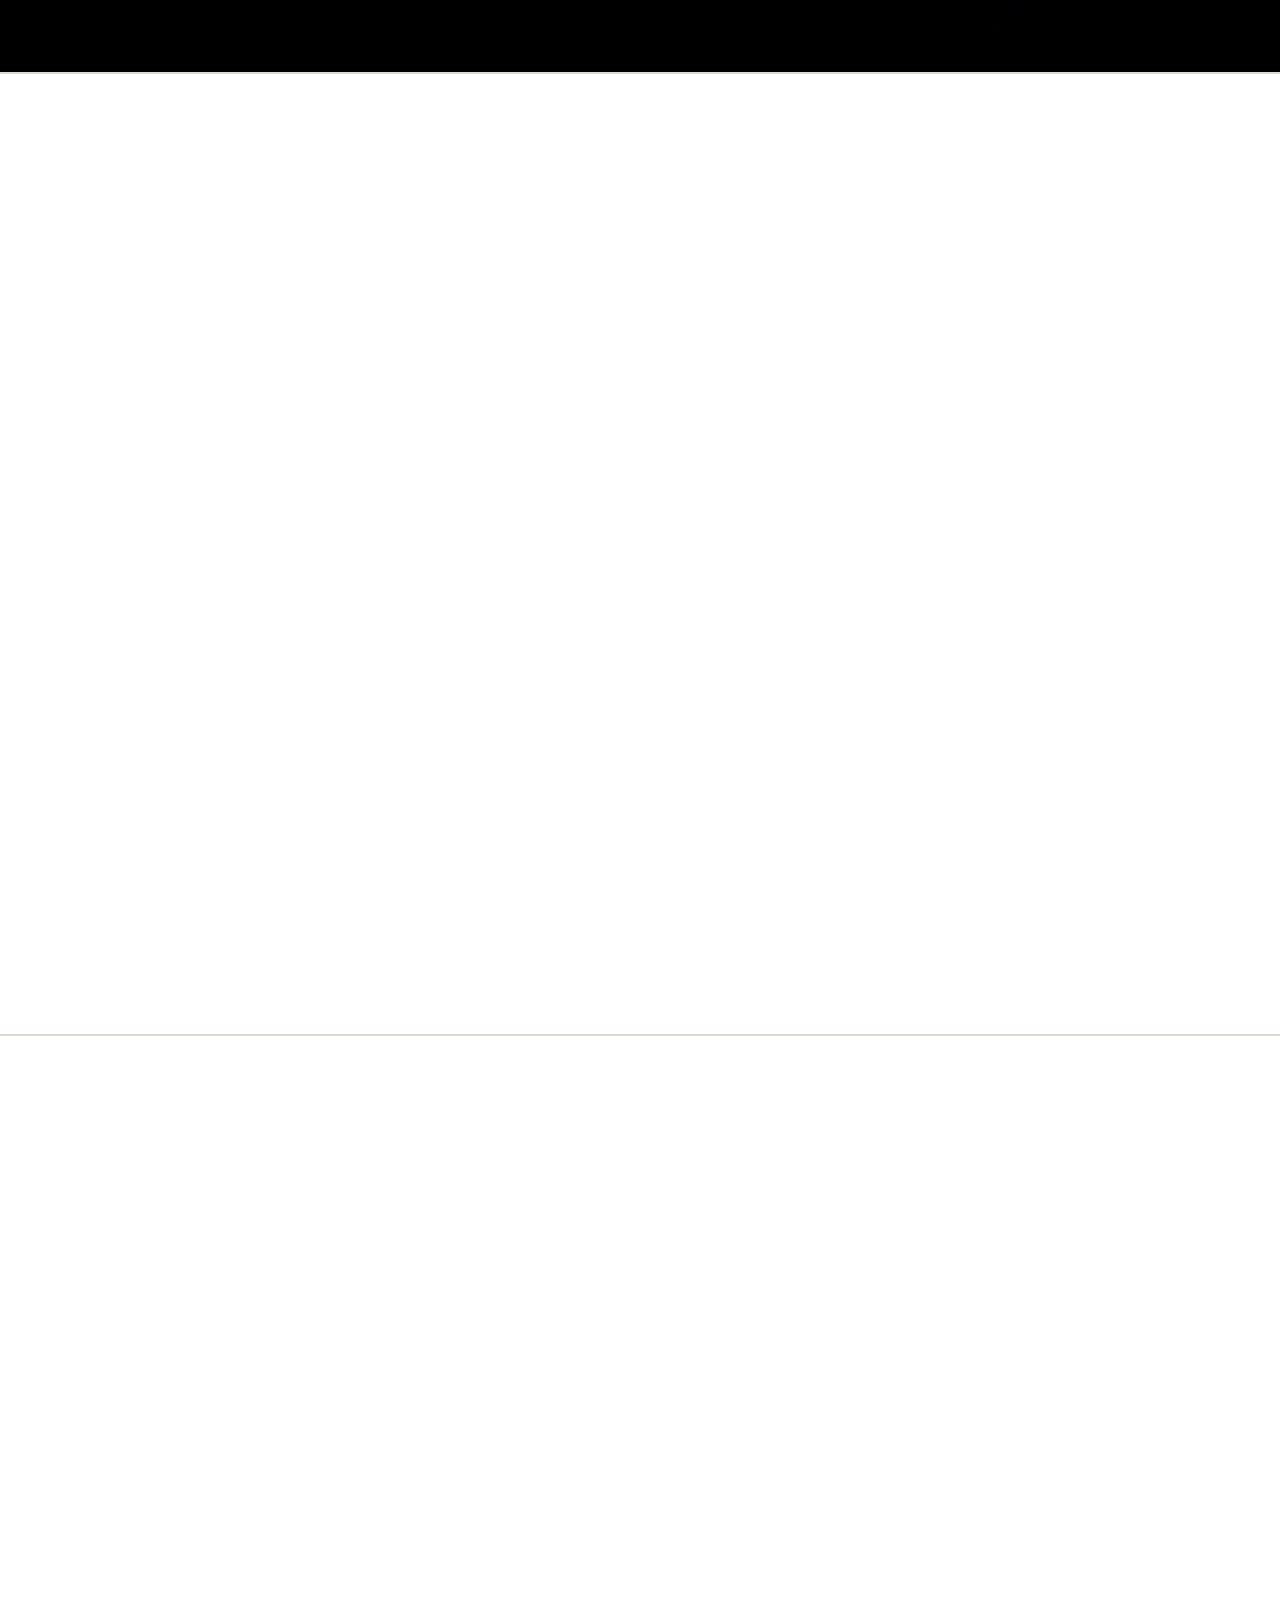
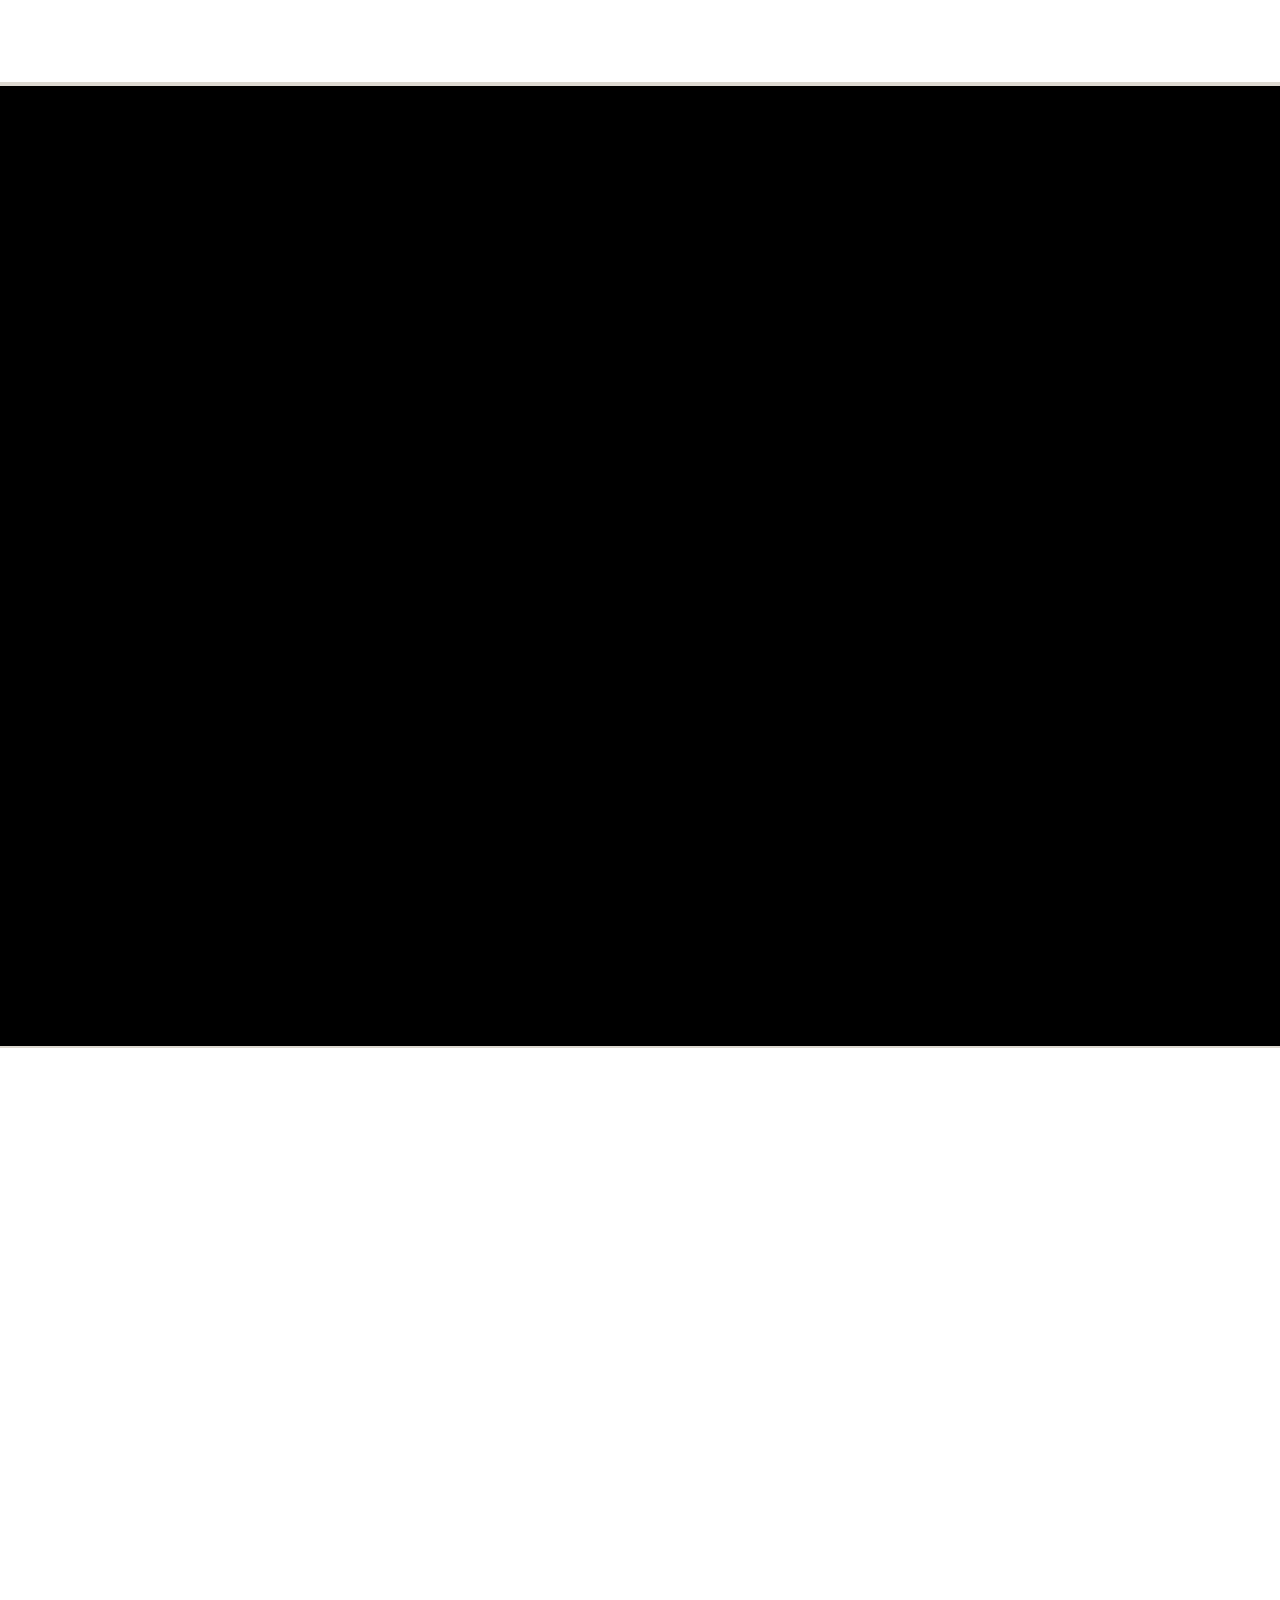
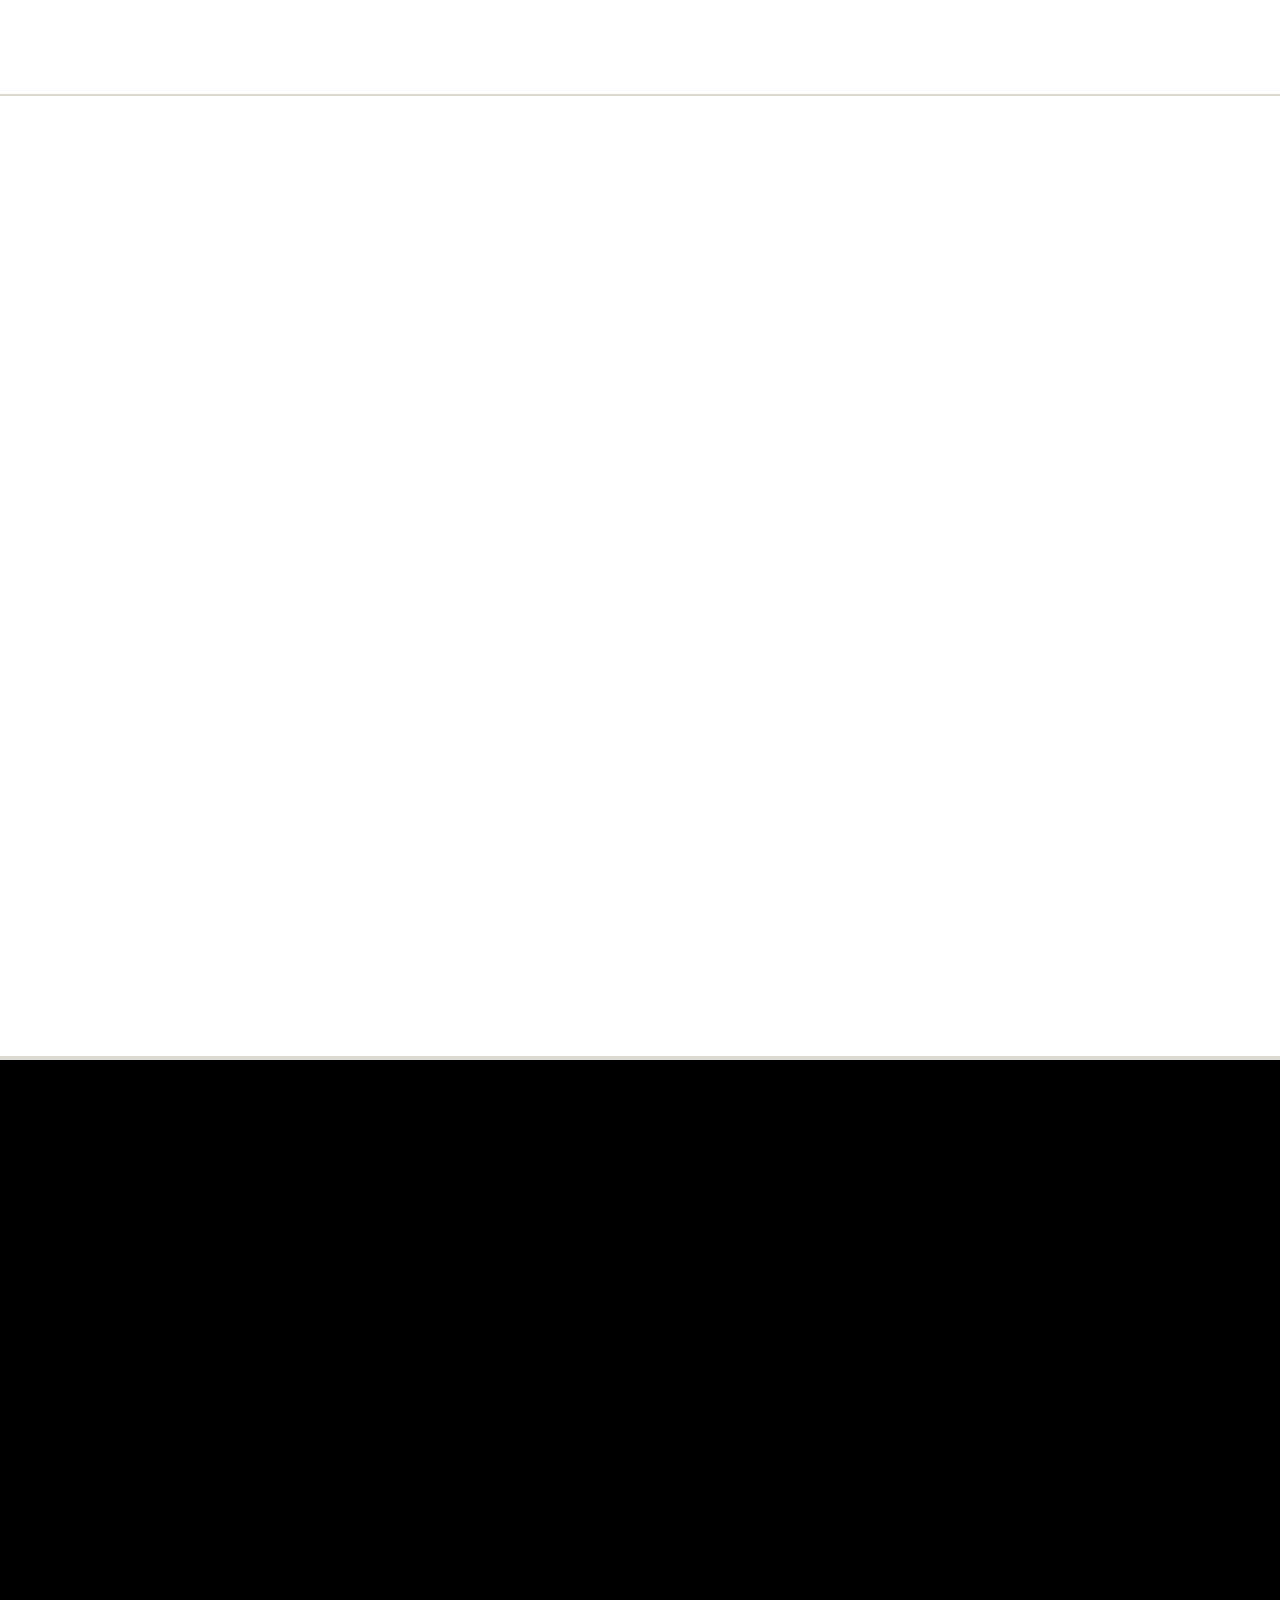
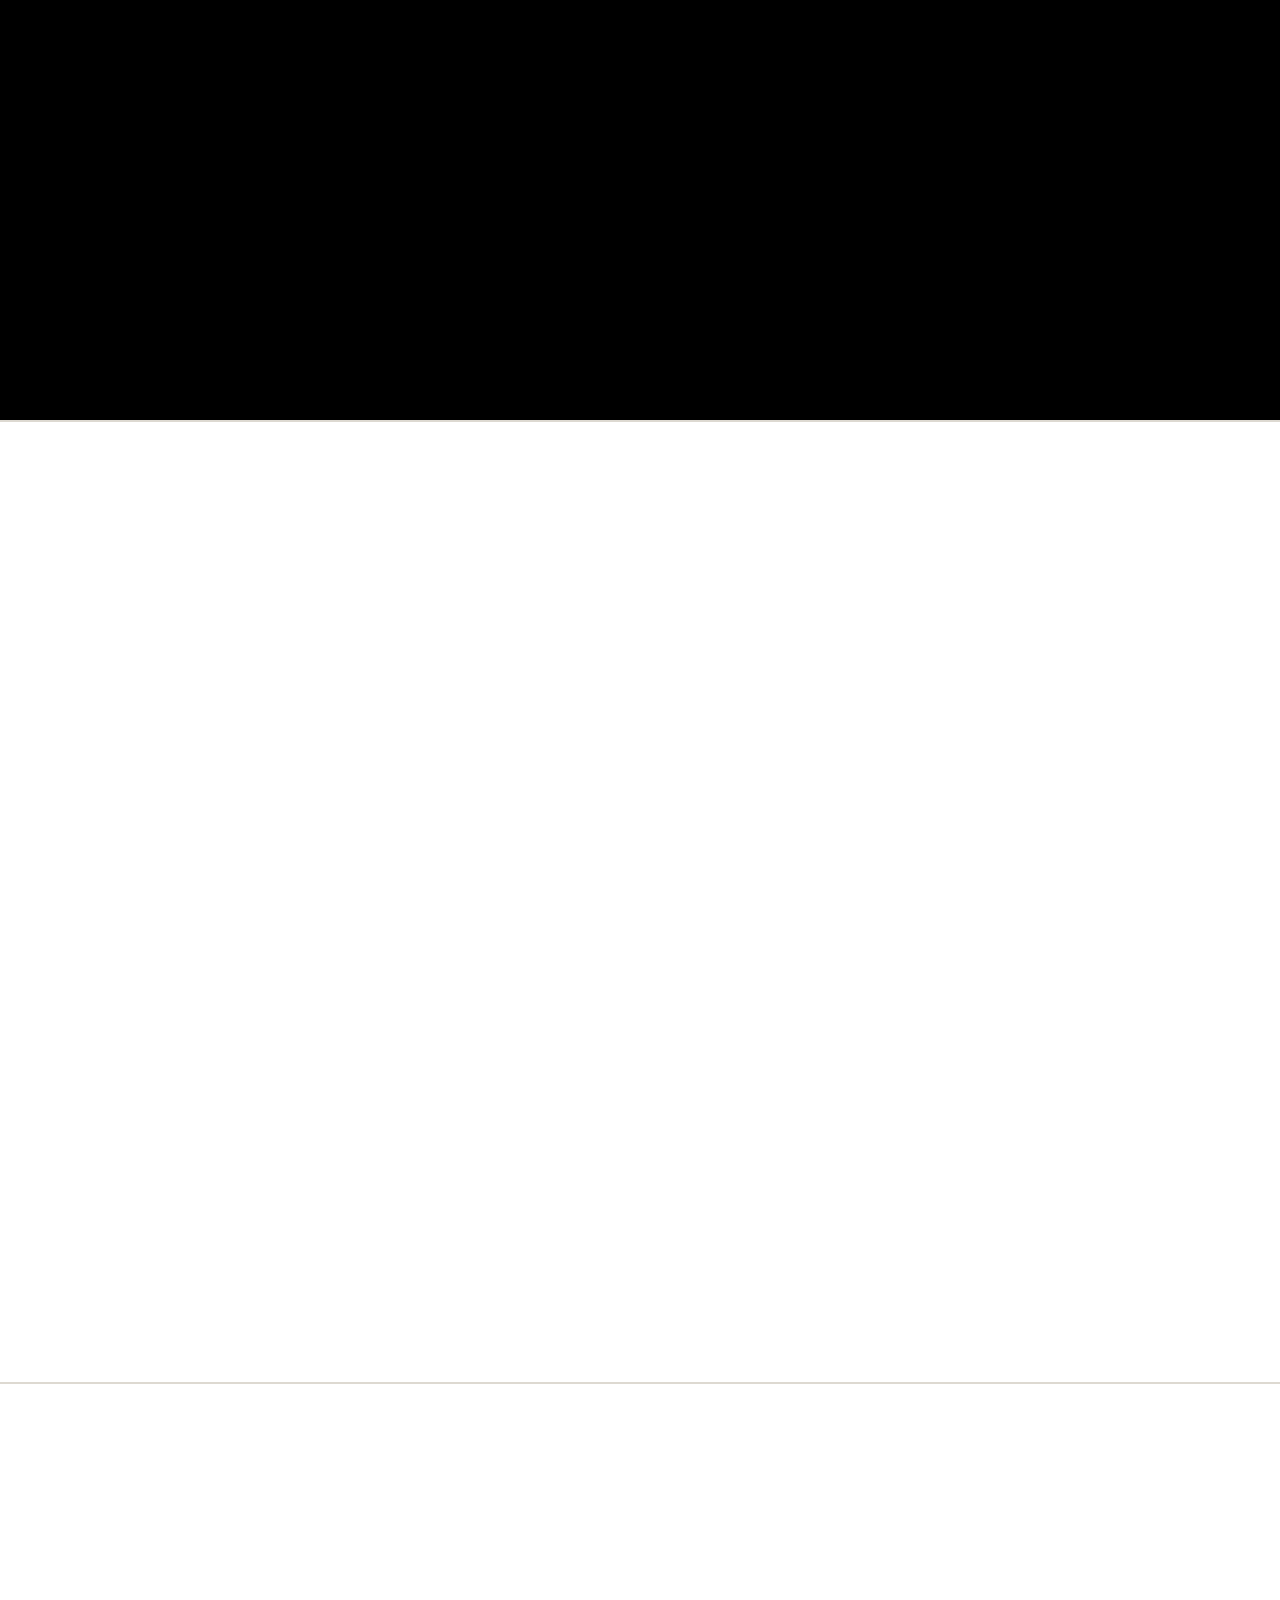
<file: portfolio.html>
<!doctype html><html lang="it"><head><meta charset="utf-8"><meta name="viewport" content="width=device-width,initial-scale=1"><meta http-equiv="refresh" content="0;url=work.html"><title>Work — PH2 LAB</title><link rel="canonical" href="work.html"></head><body><p><a href="work.html">Apri Work</a></p></body></html>
</file>
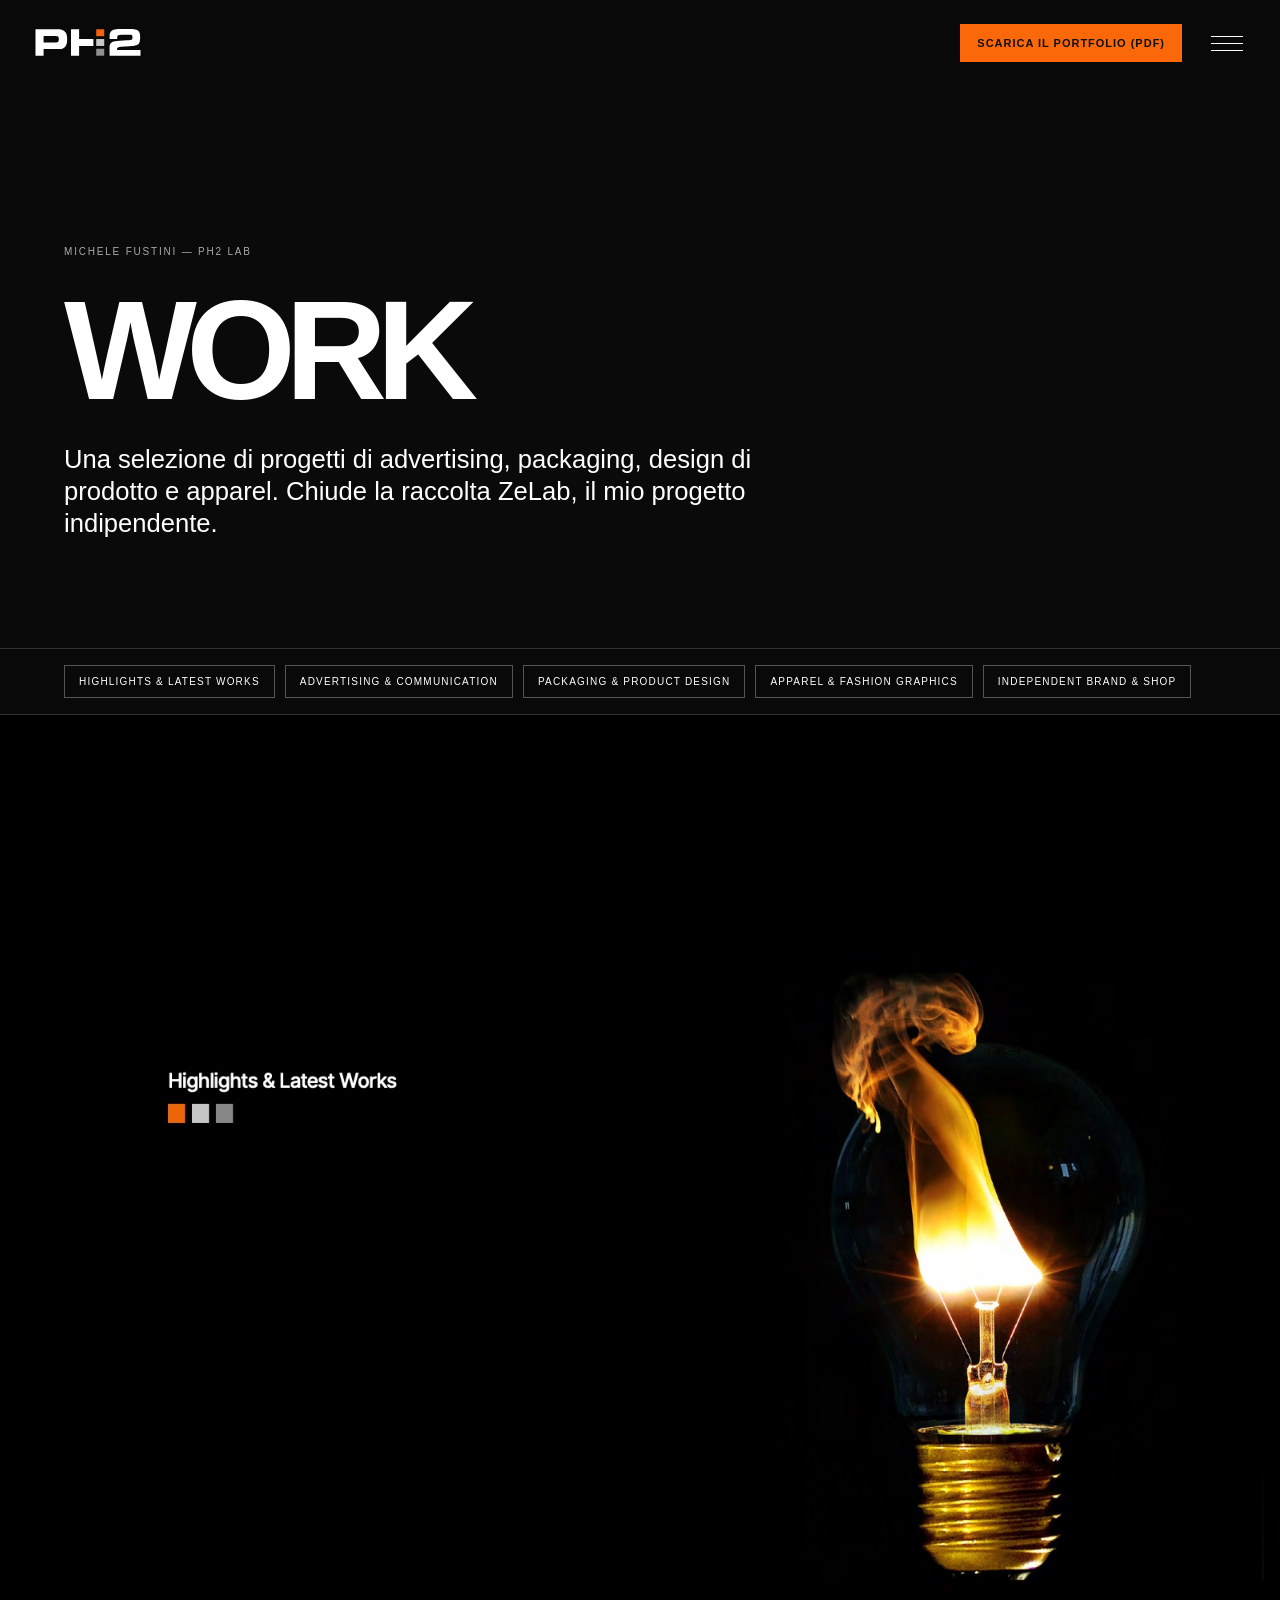
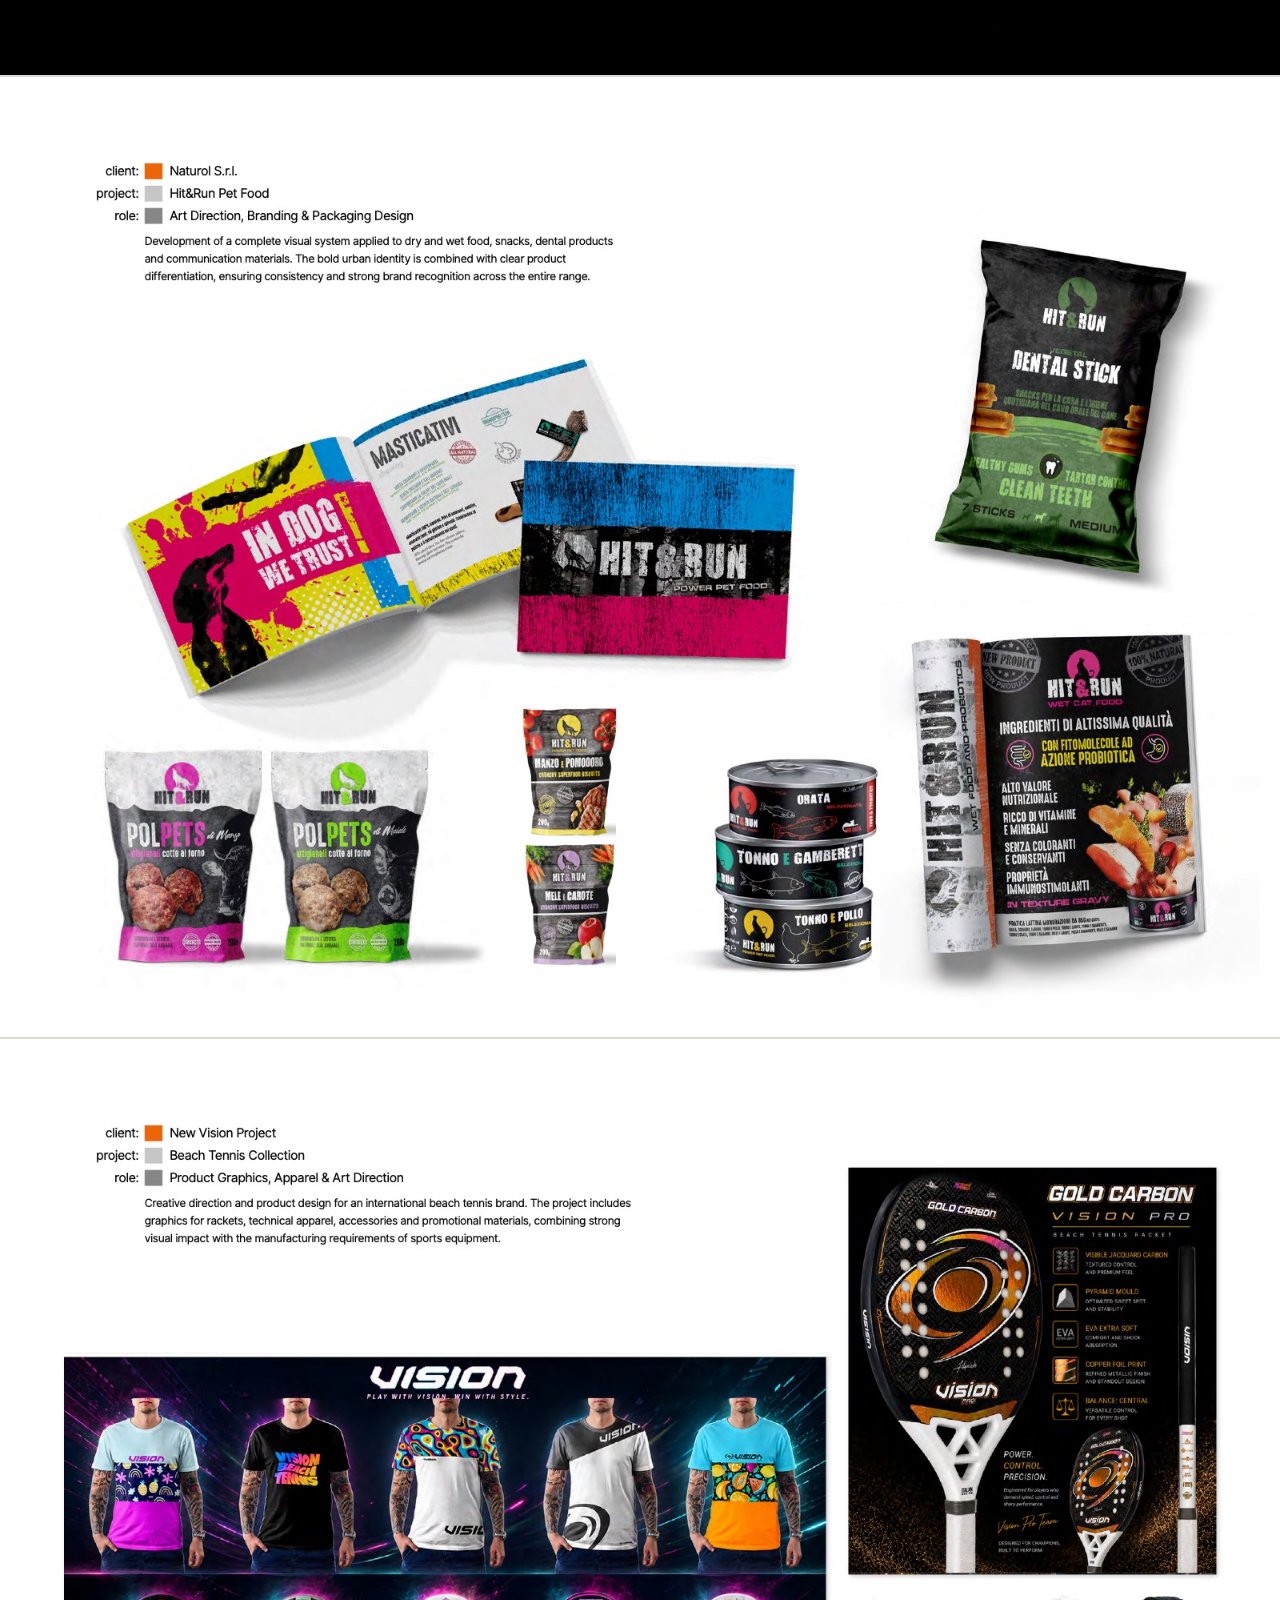
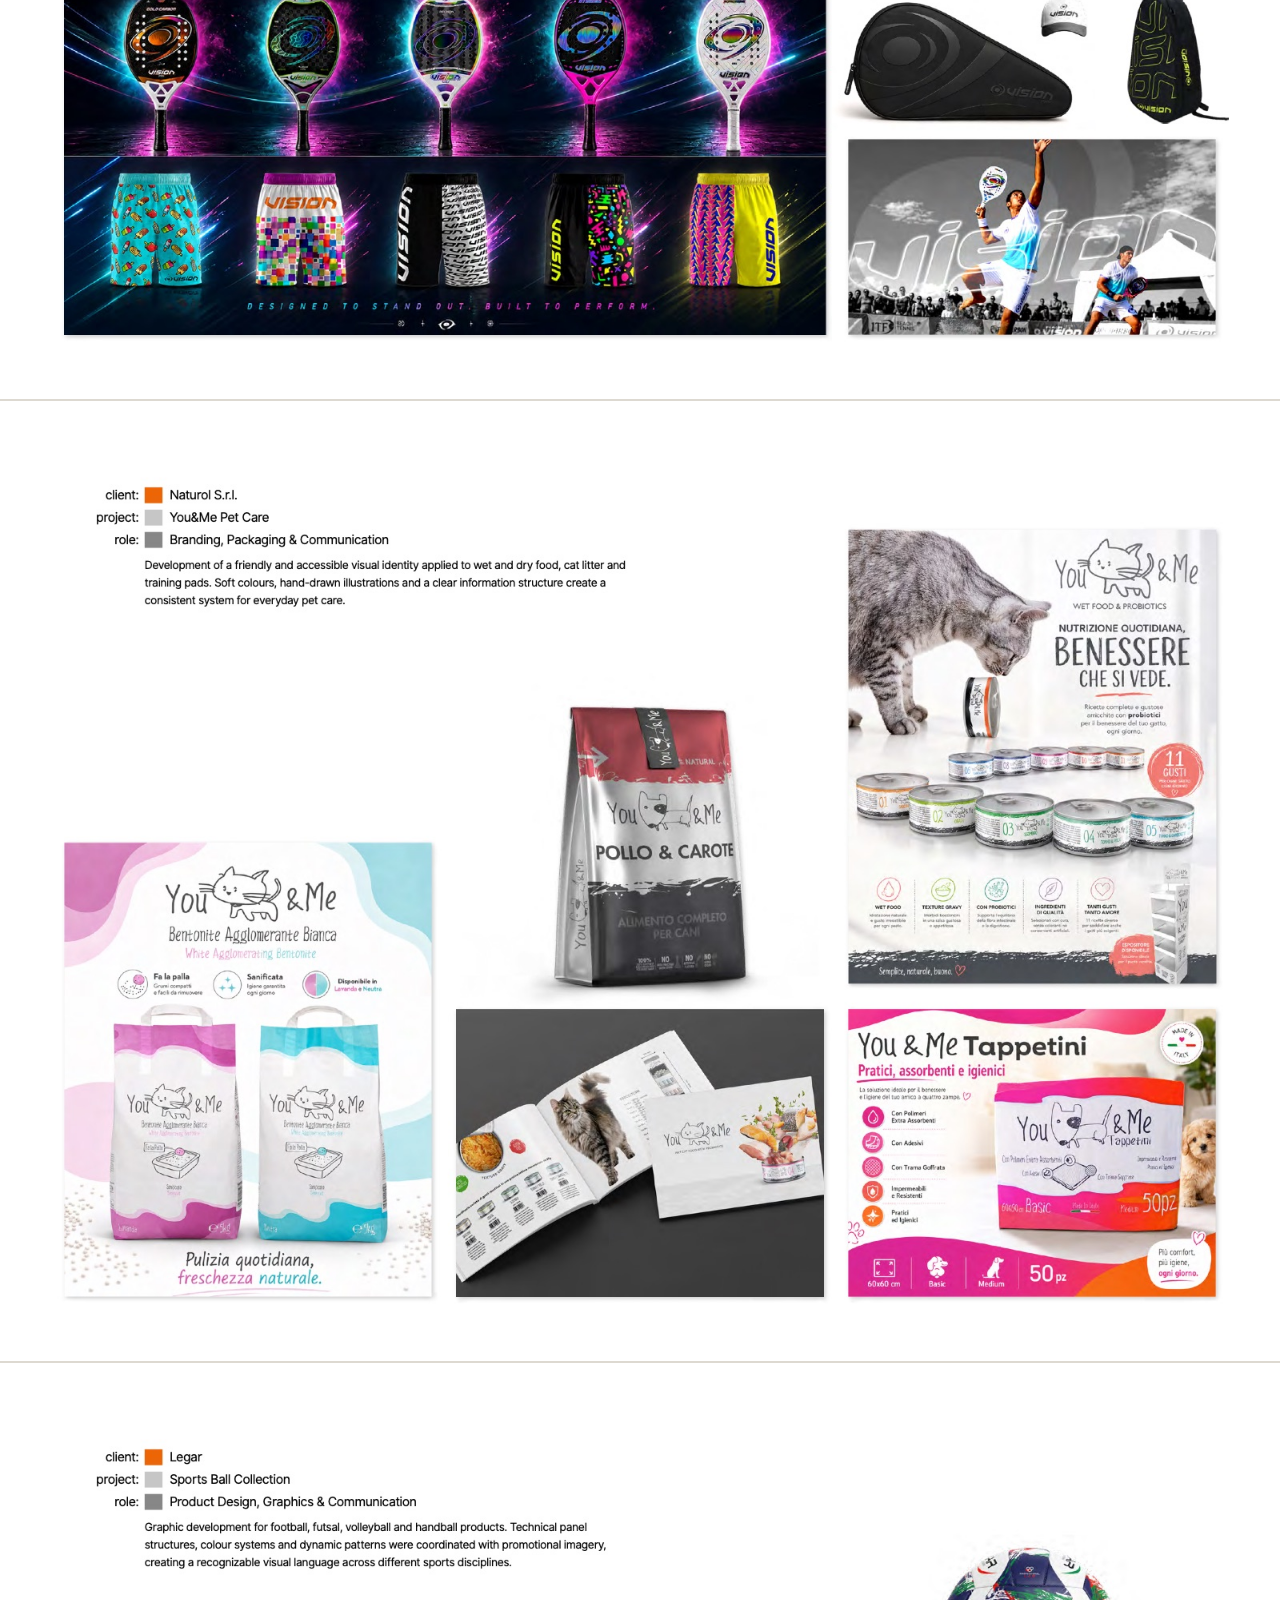
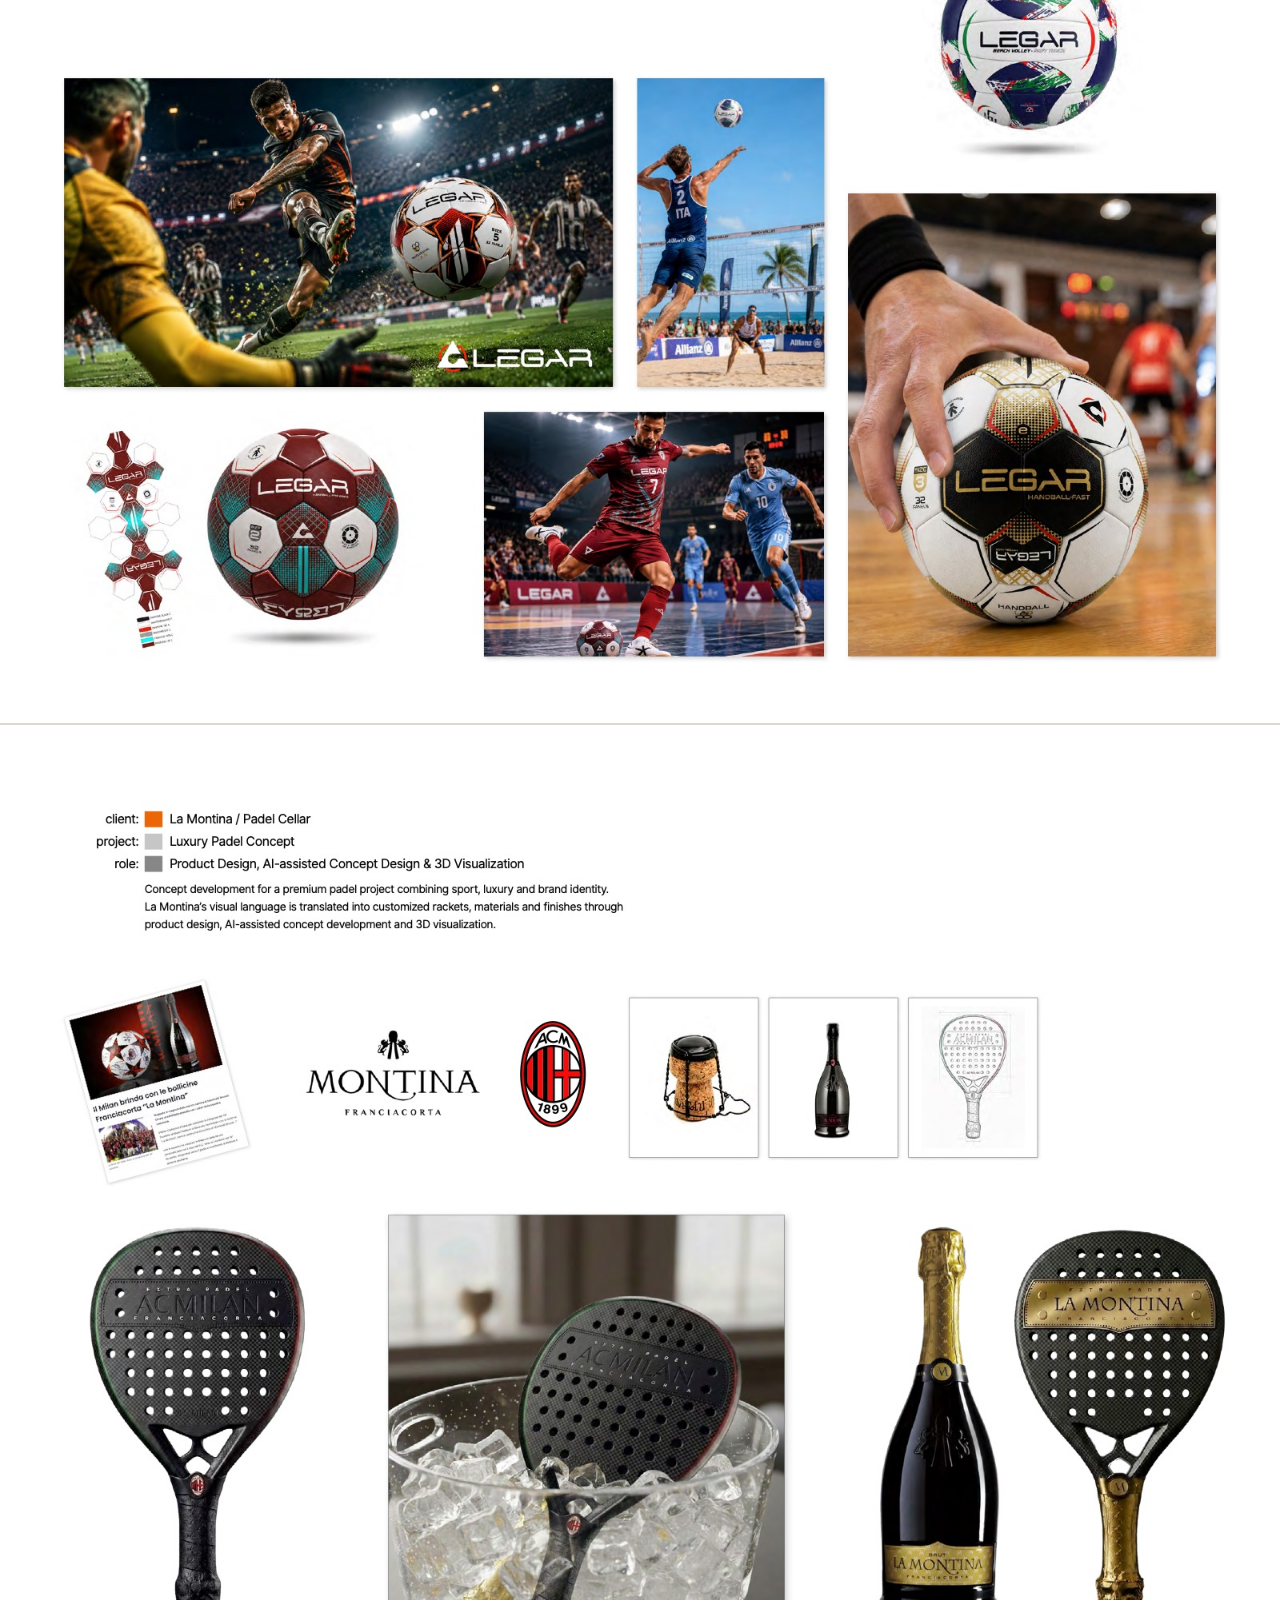
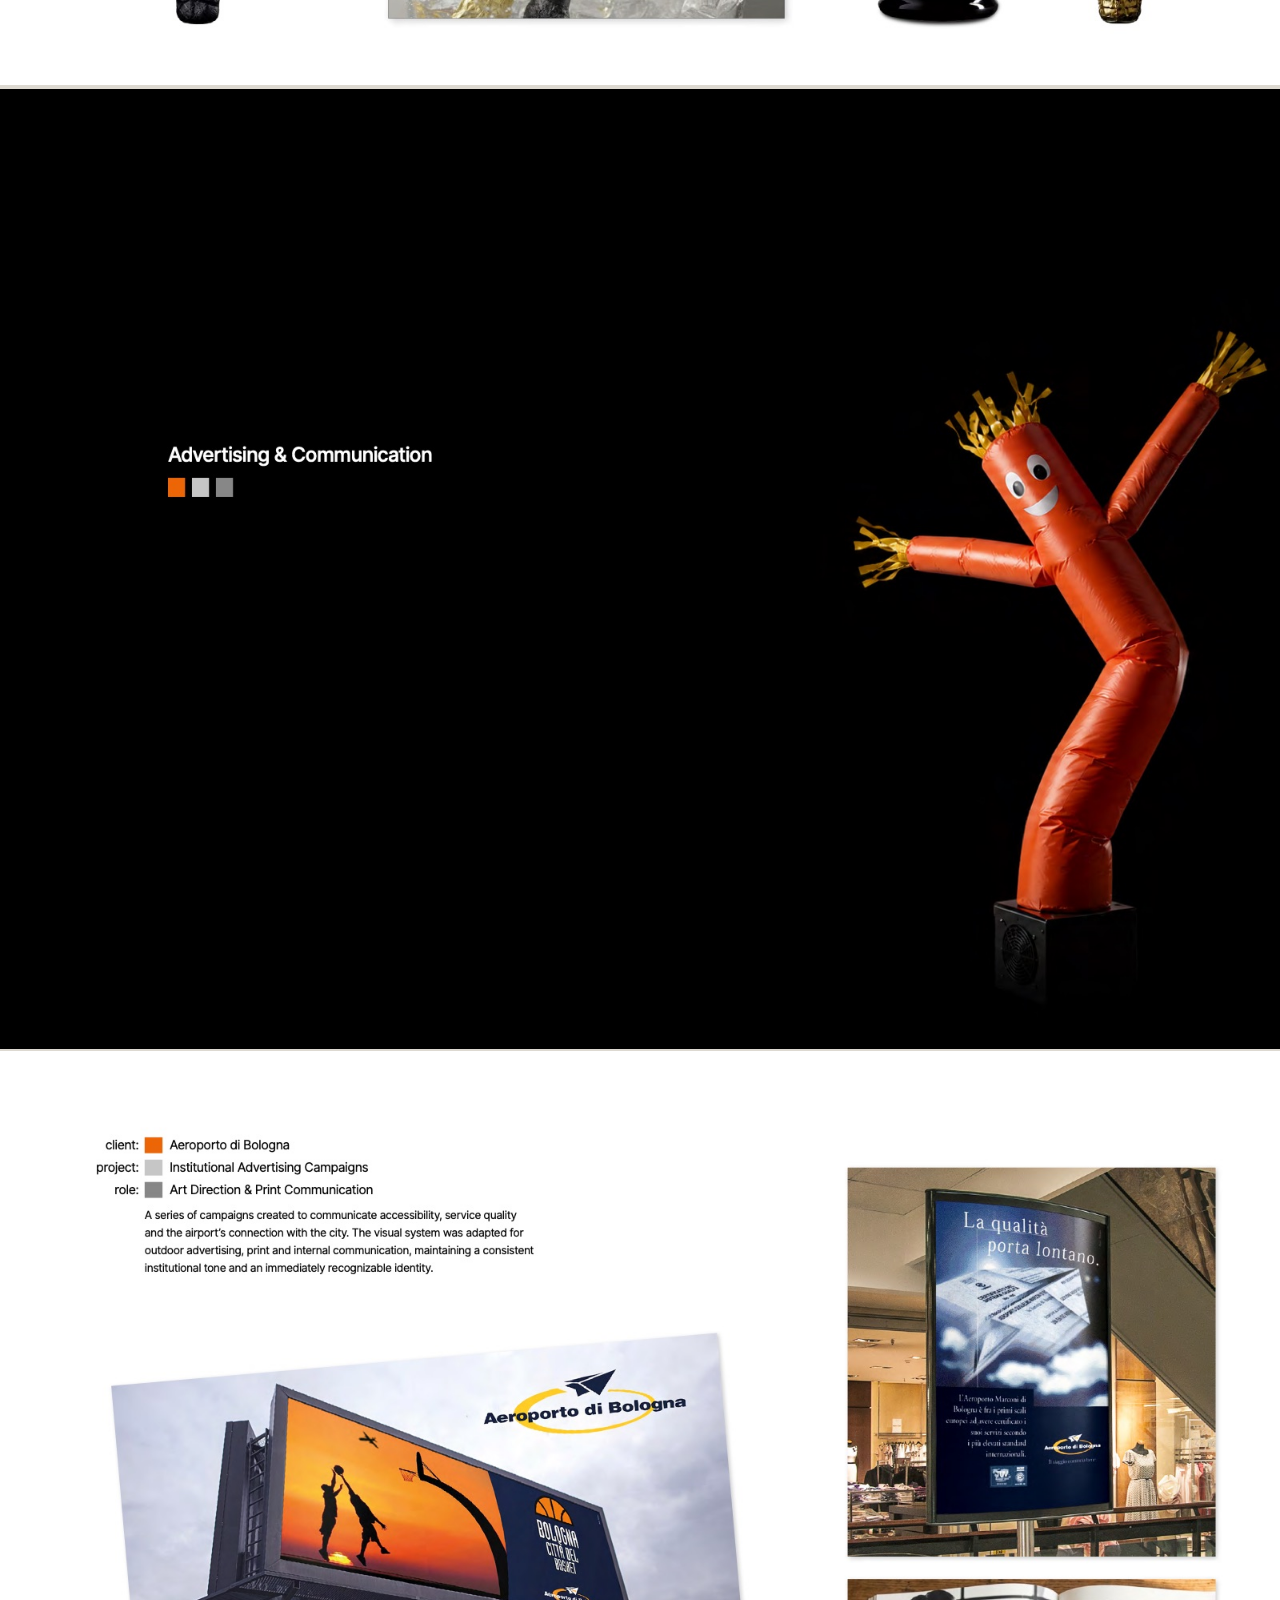
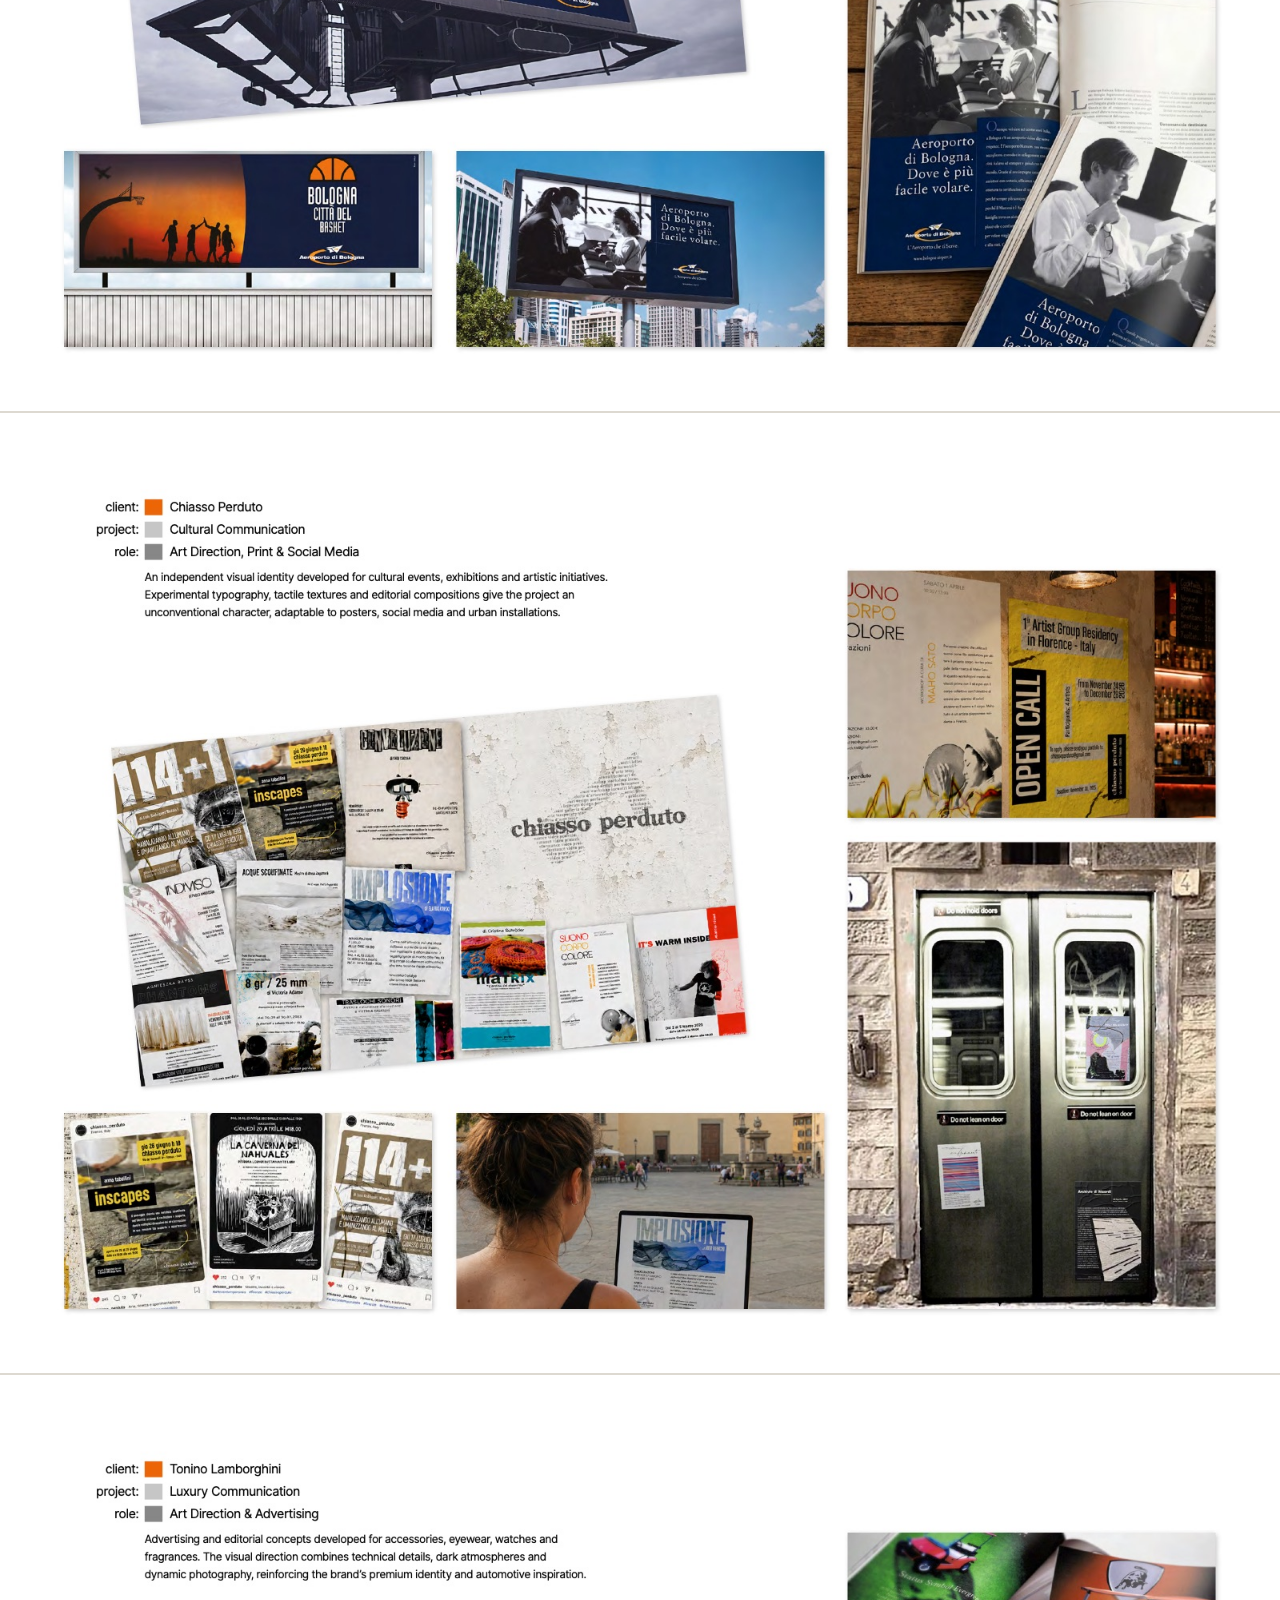
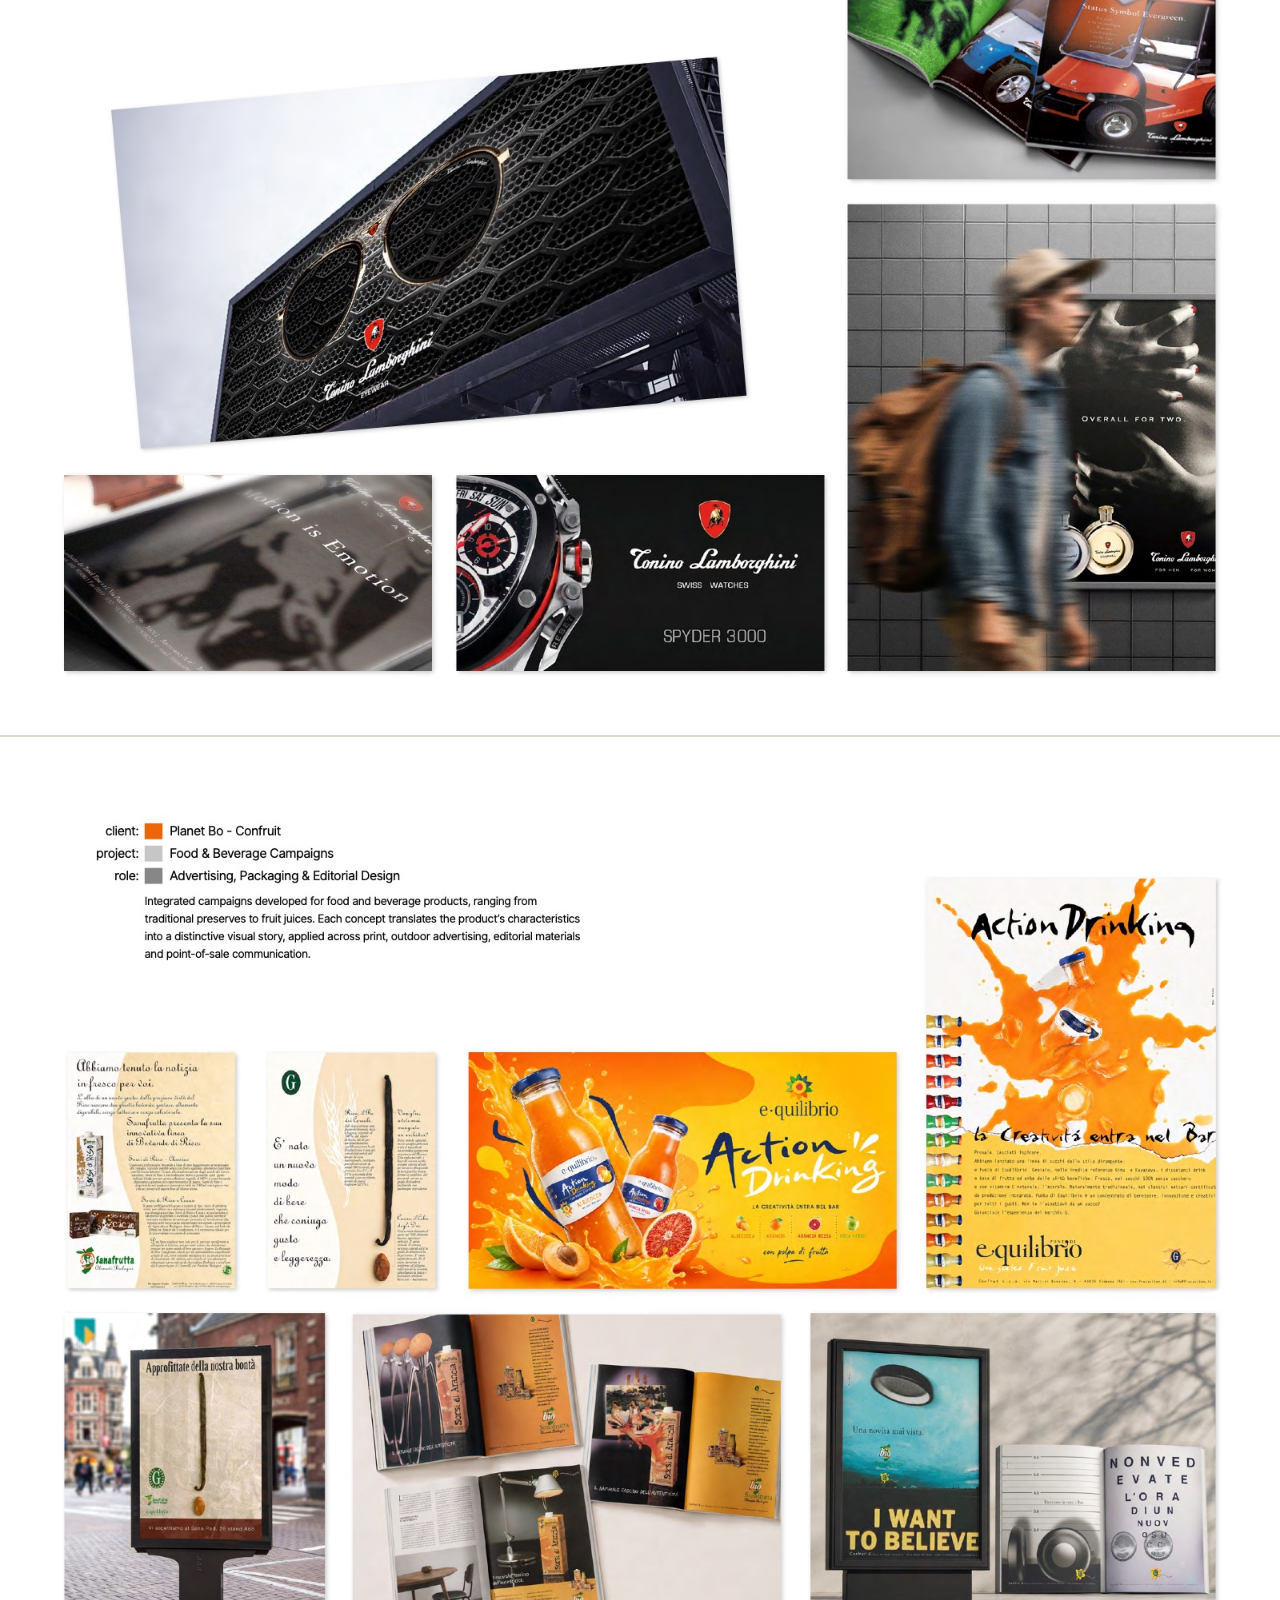
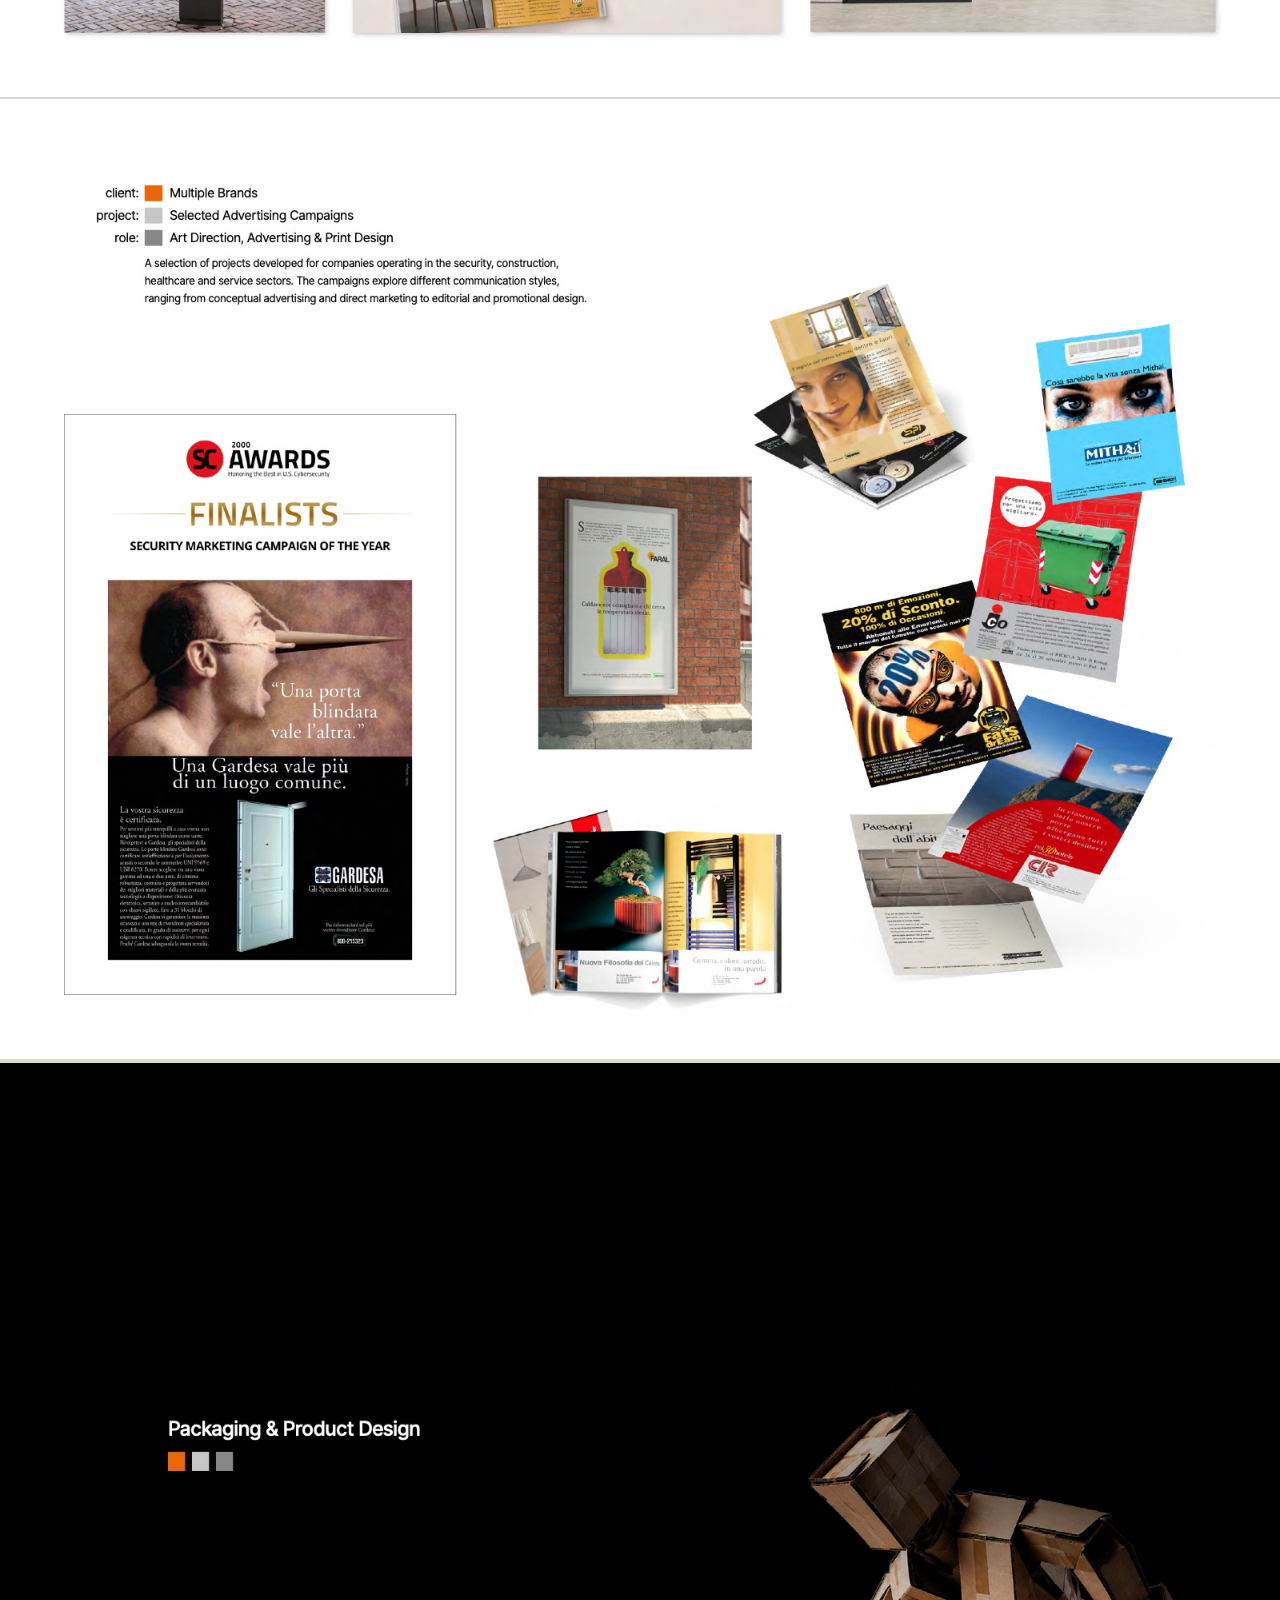
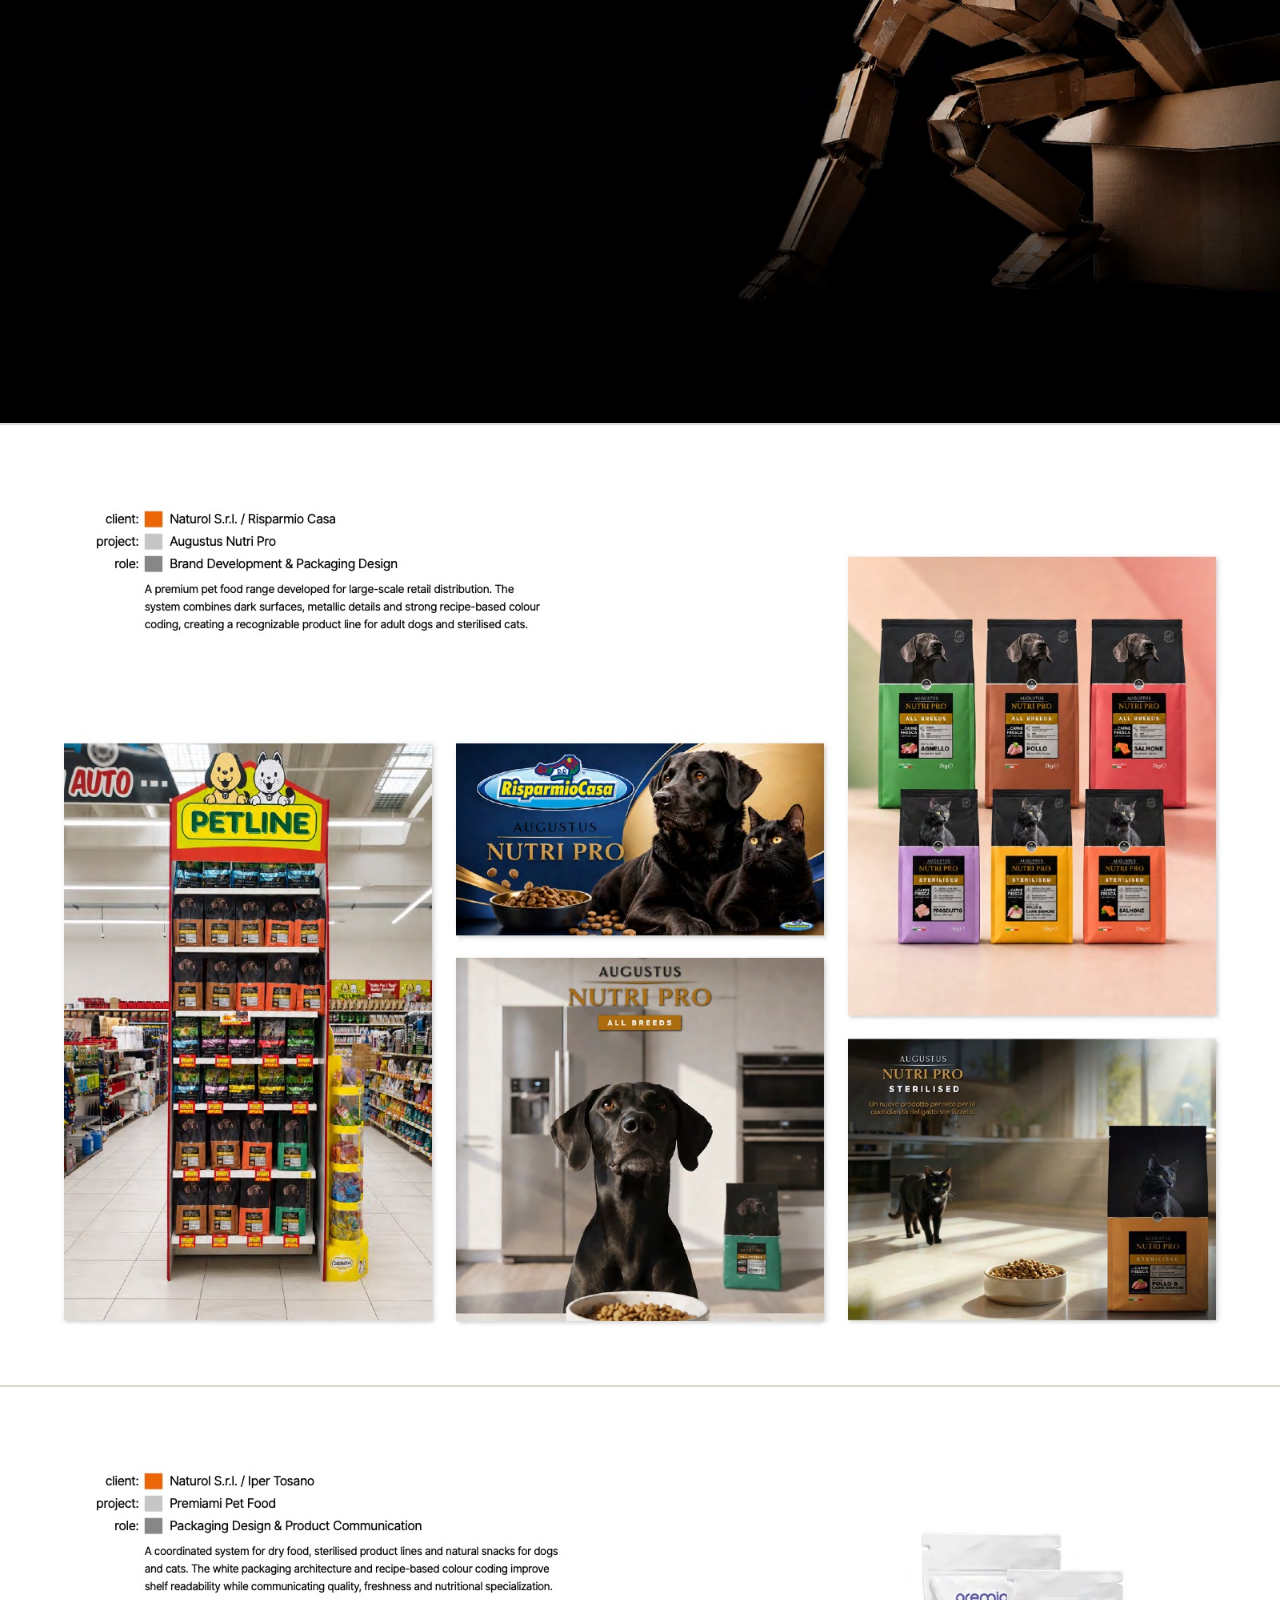
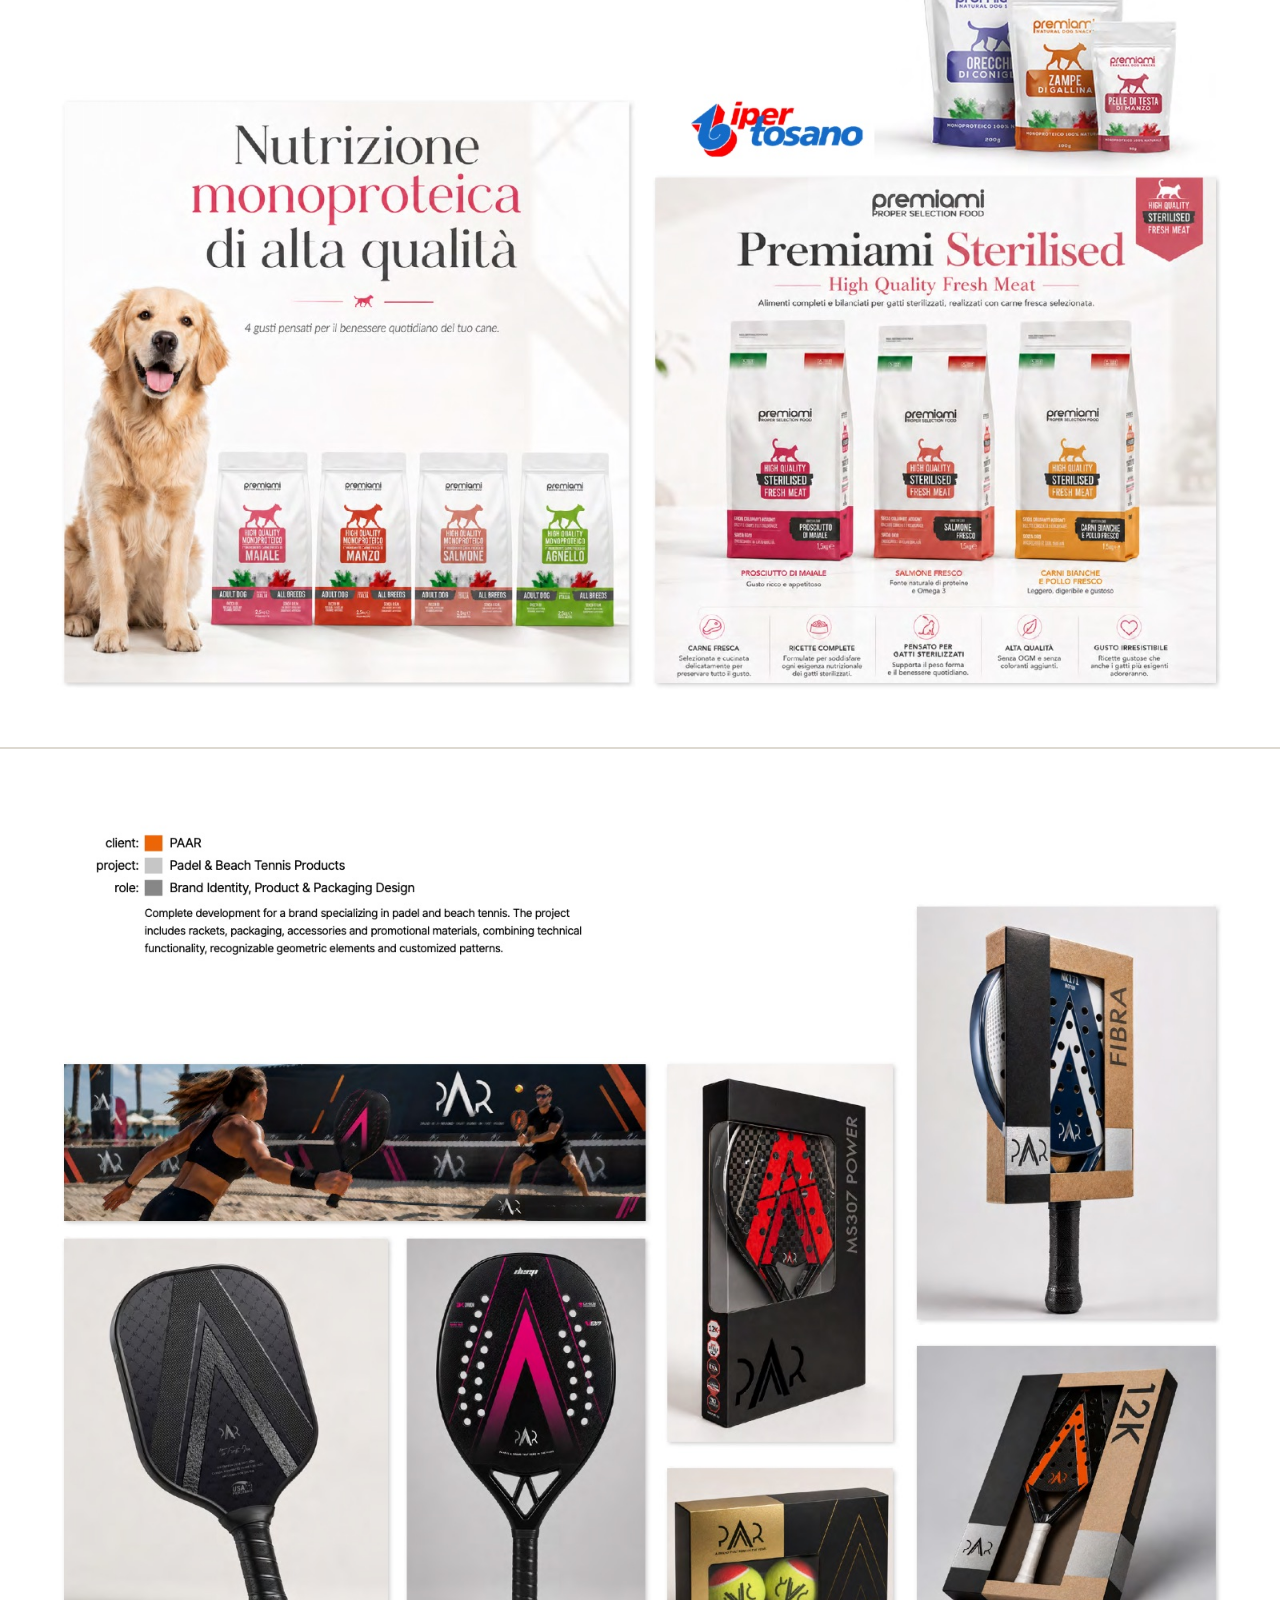
<file: work.html>
<!DOCTYPE html>

<html lang="it">
<head>
<meta charset="utf-8"/>
<meta content="width=device-width,initial-scale=1" name="viewport"/>
<meta content="#0a0a0a" name="theme-color"/>
<title>Work — PH2 LAB / Michele Fustini</title>
<link href="styles.css?v=20261117-contacts" rel="stylesheet"/>
<style>
    body{overflow:auto;background:#0a0a0a}.page{opacity:1;background:#0a0a0a;color:#fff}
    .site-header{background:rgba(10,10,10,.84);color:#fff}.header-logo .logo-dark{fill:#fff}
    .portfolio-hero{min-height:72vh;padding:18vh 5vw 8vh;display:flex;flex-direction:column;justify-content:flex-end;background:#0a0a0a}
    .portfolio-hero .eyebrow{color:#aaa}.portfolio-hero h1{font-size:clamp(62px,11vw,170px);line-height:.82;letter-spacing:-.075em;text-transform:uppercase;margin:0;max-width:1250px}
    .portfolio-intro{max-width:720px;font-size:clamp(18px,2vw,28px);line-height:1.25;margin:4vh 0}
    .category-nav{position:sticky;top:82px;z-index:20;background:rgba(10,10,10,.94);backdrop-filter:blur(12px);padding:16px 5vw;border-top:1px solid #333;border-bottom:1px solid #333;display:flex;gap:10px;flex-wrap:wrap}
    .category-nav a{color:#fff;text-decoration:none;border:1px solid #555;padding:10px 14px;font-size:10px;letter-spacing:.12em;text-transform:uppercase;transition:.2s}.category-nav a:hover{background:#f25a00;border-color:#f25a00}
    .portfolio-section{scroll-margin-top:145px;background:#eeeae3;color:#111}
    .portfolio-section .separator{display:block;width:100%;height:auto;background:#000}
    .portfolio-pages{max-width:2000px;margin:0 auto;padding:2px 0;background:#ddd9d1}
    .portfolio-pages img{display:block;width:100%;height:auto;margin:0 0 2px;background:#fff}
    @media(max-width:760px){.portfolio-hero{padding:17vh 22px 7vh;min-height:64vh}.category-nav{top:69px;padding:12px 22px}.category-nav a{font-size:9px;padding:9px 10px}}
  </style>
</head>
<body>
<div class="page visible">
<header class="site-header">
<a aria-label="Torna alla home" class="brand-link" href="index.html?skipintro=1#home">
<svg aria-hidden="true" class="ph2-logo header-logo" viewbox="20 340 555 165"><g>
<path class="logo-dark" d="M77.417969 388.960938v32.898437h62.363281c4.652344-.09375 7.996094-1.441406 10.03125-4.042969 2.03125-2.601562 3.027344-5.894531 2.980469-9.871094v-5.0625c.070312-4.457031-1.15625-7.882812-3.683594-10.285156-2.527344-2.394531-6.78125-3.609375-12.765625-3.636719zm-40.128907 98.332031V356.425781h109.359376c12.589843.078125 22.335937 2.050781 29.226562 5.917969 6.894531 3.867188 11.667969 9.160156 14.328125 15.878906 2.65625 6.722656 3.921875 14.398438 3.800781 23.03125v11.207032c.070313 6.664062-1.011718 13.183593-3.25 19.550781-2.242187 6.367187-6.058593 11.652343-11.449218 15.851562-5.394532 4.199219-12.785157 6.378907-22.175782 6.53125H77.417969v32.898438z"></path>
<path class="logo-dark" d="M213.289062 487.292969V356.425781h40.128907v48.160157h70.847656v34.707031h-70.847656v48z"></path>
<path class="logo-dark" d="M404.429688 487.03125v-44.46875c-.101563-8.113281 2.722656-14.660156 8.472656-19.632812 5.746094-4.976563 15.035156-7.949219 27.855468-8.925782l45.914063-2.890625c9.605469-.519531 16.644531-1.152343 21.121094-1.890625 4.476562-.738281 7.328125-2.089844 8.550781-4.058594 1.222656-1.960937 1.757812-5.042968 1.597656-9.234374.148438-3.519532-.261718-6.226563-1.226562-8.113282-.972656-1.894531-3.363282-3.195312-7.183594-3.898437-3.816406-.707031-9.929688-1.039063-18.339844-1.003907h-26.570312c-8.359375-.175781-14.191406.808594-17.488282 2.957032-3.300781 2.152344-4.882812 6.527344-4.746093 13.128906v5.601562h-37.957031v-15.363281c-.121094-12.746093 3.914062-21.730469 12.105468-26.953125 8.195313-5.222656 21.273438-7.746094 39.230469-7.570312h52.777344c12.421875-.03125 22.085937 1.277344 28.988281 3.917968 6.90625 2.640626 11.722656 6.796876 14.445312 12.46875 2.730469 5.675782 4.035157 13.046876 3.925782 22.117188.203125 12.660156-.988282 22.285156-3.5625 28.871094-2.574219 6.589844-7.753906 11.179687-15.53125 13.769531-7.777344 2.59375-19.367188 4.226563-34.773438 4.898437l-41.390625 2.167969c-5.53125.261719-9.695312.902344-12.488281 1.914063-2.792969 1.011718-4.648438 2.628906-5.578125 4.84375-.921875 2.222656-1.347656 5.269531-1.273437 9.148437h116.40625v28.199219z"></path>
<rect class="orange" height="34.410156" width="39.703125" x="338.171875" y="356.160156"></rect><rect class="light" height="34.410157" width="39.703125" x="338.171875" y="404.488281"></rect><rect class="mid" height="34.40625" width="39.703125" x="338.171875" y="452.816406"></rect>
</g></svg>
</a>
<a class="portfolio-download-button" href="https://drive.google.com/uc?export=download&amp;id=1jV1mF5a0VlWasOEqKBG6QfHC_CJO24xO">Scarica il portfolio (PDF)</a>
<button aria-controls="menuOverlay" aria-expanded="false" aria-label="Apri menu" class="menu-button" id="menuButton" type="button"><i></i><i></i><i></i></button>
</header><div aria-hidden="true" class="menu-overlay" id="menuOverlay"><nav class="overlay-nav"><a href="index.html?skipintro=1#home"><span>01</span>HOME</a><a href="index.html?skipintro=1#about"><span>02</span>ABOUT</a><a href="#top"><span>03</span>WORK</a><a href="shop/"><span>04</span>SHOP</a><a data-contact-open="" aria-haspopup="dialog" aria-controls="contactPanel" href="#contactPanel"><span>05</span>CONTACT</a></nav><div class="menu-meta"><p>PH2 LAB — BOLOGNA</p><p>BRANDING / PACKAGING / PRODUCT DESIGN / SPORTS / EDITORIAL / RETAIL</p></div></div>
<main id="top">
<section class="portfolio-hero">
<p class="eyebrow">MICHELE FUSTINI — PH2 LAB</p>
<h1>Work</h1>
<p class="portfolio-intro">Una selezione di progetti di advertising, packaging, design di prodotto e apparel. Chiude la raccolta ZeLab, il mio progetto indipendente.</p>
</section>
<nav aria-label="Categorie portfolio" class="category-nav">
<a href="#highlights">Highlights &amp; Latest Works</a>
<a href="#advertising">Advertising &amp; Communication</a>
<a href="#packaging">Packaging &amp; Product Design</a>
<a href="#apparel">Apparel &amp; Fashion Graphics</a>
<a href="#independent">Independent Brand &amp; Shop</a>
</nav>
<section class="portfolio-section" id="highlights">
<img class="separator" src="assets/portfolio/2026-11/portfolio-02.jpg" alt="Highlights &amp; Latest Works" width="1600" height="1200" decoding="async"/>
<div class="portfolio-pages">
<img src="assets/portfolio/2026-11/portfolio-03.jpg" alt="Hit&amp;Run Pet Food" width="1600" height="1200" loading="lazy" decoding="async"/>
<img src="assets/portfolio/2026-11/portfolio-04.jpg" alt="Vision Beach Tennis Collection" width="1600" height="1200" loading="lazy" decoding="async"/>
<img src="assets/portfolio/2026-11/portfolio-05.jpg" alt="You&amp;Me Pet Care" width="1600" height="1200" loading="lazy" decoding="async"/>
<img src="assets/portfolio/2026-11/portfolio-06.jpg" alt="Legar Sports Ball Collection" width="1600" height="1200" loading="lazy" decoding="async"/>
<img src="assets/portfolio/2026-11/portfolio-07.jpg" alt="La Montina / Padel Cellar — Luxury Padel Concept" width="1600" height="1200" loading="lazy" decoding="async"/>
</div>
</section>
<section class="portfolio-section" id="advertising">
<img class="separator" src="assets/portfolio/2026-11/portfolio-08.jpg" alt="Advertising &amp; Communication" width="1600" height="1200" loading="lazy" decoding="async"/>
<div class="portfolio-pages">
<img src="assets/portfolio/2026-11/portfolio-09.jpg" alt="Aeroporto di Bologna — Institutional Advertising Campaigns" width="1600" height="1200" loading="lazy" decoding="async"/>
<img src="assets/portfolio/2026-11/portfolio-10.jpg" alt="Chiasso Perduto — Cultural Communication" width="1600" height="1200" loading="lazy" decoding="async"/>
<img src="assets/portfolio/2026-11/portfolio-11.jpg" alt="Tonino Lamborghini — Luxury Communication" width="1600" height="1200" loading="lazy" decoding="async"/>
<img src="assets/portfolio/2026-11/portfolio-12.jpg" alt="Planet Bo / Confruit — Food &amp; Beverage Campaigns" width="1600" height="1200" loading="lazy" decoding="async"/>
<img src="assets/portfolio/2026-11/portfolio-13.jpg" alt="Selected Advertising Campaigns" width="1600" height="1200" loading="lazy" decoding="async"/>
</div>
</section>
<section class="portfolio-section" id="packaging">
<img class="separator" src="assets/portfolio/2026-11/portfolio-14.jpg" alt="Packaging &amp; Product Design" width="1600" height="1200" loading="lazy" decoding="async"/>
<div class="portfolio-pages">
<img src="assets/portfolio/2026-11/portfolio-15.jpg" alt="Augustus Nutri Pro" width="1600" height="1200" loading="lazy" decoding="async"/>
<img src="assets/portfolio/2026-11/portfolio-16.jpg" alt="Premiami Pet Food" width="1600" height="1200" loading="lazy" decoding="async"/>
<img src="assets/portfolio/2026-11/portfolio-17.jpg" alt="PAAR — Padel &amp; Beach Tennis Products" width="1600" height="1200" loading="lazy" decoding="async"/>
<img src="assets/portfolio/2026-11/portfolio-18.jpg" alt="Baschieri &amp; Pellagri — Packaging" width="1600" height="1200" loading="lazy" decoding="async"/>
<img src="assets/portfolio/2026-11/portfolio-19.jpg" alt="Private Label Pet Food" width="1600" height="1200" loading="lazy" decoding="async"/>
</div>
</section>
<section class="portfolio-section" id="apparel">
<img class="separator" src="assets/portfolio/2026-11/portfolio-20.jpg" alt="Apparel &amp; Fashion Graphics" width="1600" height="1200" loading="lazy" decoding="async"/>
<div class="portfolio-pages">
<img src="assets/portfolio/2026-11/portfolio-21.jpg" alt="Patrizia Pepe — Fashion Graphic Concepts" width="1600" height="1200" loading="lazy" decoding="async"/>
<img src="assets/portfolio/2026-11/portfolio-22.jpg" alt="Amina Rubinacci — Fashion Pattern Concepts" width="1600" height="1200" loading="lazy" decoding="async"/>
<img src="assets/portfolio/2026-11/portfolio-23.jpg" alt="STIB 19 — Textile Pattern Collection" width="1600" height="1200" loading="lazy" decoding="async"/>
<img src="assets/portfolio/2026-11/portfolio-24.jpg" alt="New Balance — Teamwear &amp; Lifestyle Concepts" width="1600" height="1200" loading="lazy" decoding="async"/>
<img src="assets/portfolio/2026-11/portfolio-25.jpg" alt="Macron — Multisport Teamwear Concepts" width="1600" height="1200" loading="lazy" decoding="async"/>
</div>
</section>
<section class="portfolio-section" id="independent">
<img class="separator" src="assets/portfolio/2026-11/portfolio-26.jpg" alt="Independent Brand &amp; Shop" width="1600" height="1200" loading="lazy" decoding="async"/>
<div class="portfolio-pages">
<img src="assets/portfolio/2026-11/portfolio-27.jpg" alt="ZeLab — Independent Apparel Graphics" width="1600" height="1200" loading="lazy" decoding="async"/>
</div>
</section>
<footer class="footer contact-footer" id="contact">
<div class="footer-top"><span>CONTATTI</span></div>
<div class="contact-brand-row">
<div aria-label="PH2 LAB" class="footer-brand footer-brand-static">
<svg aria-hidden="true" class="ph2-logo footer-logo" viewbox="20 340 555 165">
<g>
<path class="logo-white" d="M77.417969 388.960938v32.898437h62.363281c4.652344-.09375 7.996094-1.441406 10.03125-4.042969 2.03125-2.601562 3.027344-5.894531 2.980469-9.871094v-5.0625c.070312-4.457031-1.15625-7.882812-3.683594-10.285156-2.527344-2.394531-6.78125-3.609375-12.765625-3.636719zm-40.128907 98.332031V356.425781h109.359376c12.589843.078125 22.335937 2.050781 29.226562 5.917969 6.894531 3.867188 11.667969 9.160156 14.328125 15.878906 2.65625 6.722656 3.921875 14.398438 3.800781 23.03125v11.207032c.070313 6.664062-1.011718 13.183593-3.25 19.550781-2.242187 6.367187-6.058593 11.652343-11.449218 15.851562-5.394532 4.199219-12.785157 6.378907-22.175782 6.53125H77.417969v32.898438z"></path>
<path class="logo-white" d="M213.289062 487.292969V356.425781h40.128907v48.160157h70.847656v34.707031h-70.847656v48z"></path>
<path class="logo-white" d="M404.429688 487.03125v-44.46875c-.101563-8.113281 2.722656-14.660156 8.472656-19.632812 5.746094-4.976563 15.035156-7.949219 27.855468-8.925782l45.914063-2.890625c9.605469-.519531 16.644531-1.152343 21.121094-1.890625 4.476562-.738281 7.328125-2.089844 8.550781-4.058594 1.222656-1.960937 1.757812-5.042968 1.597656-9.234374.148438-3.519532-.261718-6.226563-1.226562-8.113282-.972656-1.894531-3.363282-3.195312-7.183594-3.898437-3.816406-.707031-9.929688-1.039063-18.339844-1.003907h-26.570312c-8.359375-.175781-14.191406.808594-17.488282 2.957032-3.300781 2.152344-4.882812 6.527344-4.746093 13.128906v5.601562h-37.957031v-15.363281c-.121094-12.746093 3.914062-21.730469 12.105468-26.953125 8.195313-5.222656 21.273438-7.746094 39.230469-7.570312h52.777344c12.421875-.03125 22.085937 1.277344 28.988281 3.917968 6.90625 2.640626 11.722656 6.796876 14.445312 12.46875 2.730469 5.675782 4.035157 13.046876 3.925782 22.117188.203125 12.660156-.988282 22.285156-3.5625 28.871094-2.574219 6.589844-7.753906 11.179687-15.53125 13.769531-7.777344 2.59375-19.367188 4.226563-34.773438 4.898437l-41.390625 2.167969c-5.53125.261719-9.695312.902344-12.488281 1.914063-2.792969 1.011718-4.648438 2.628906-5.578125 4.84375-.921875 2.222656-1.347656 5.269531-1.273437 9.148437h116.40625v28.199219z"></path>
<rect class="orange" height="34.410156" width="39.703125" x="338.171875" y="356.160156"></rect>
<rect class="light" height="34.410157" width="39.703125" x="338.171875" y="404.488281"></rect>
<rect class="mid" height="34.40625" width="39.703125" x="338.171875" y="452.816406"></rect>
</g>
</svg>
</div>
<div class="partner-brands" aria-label="Progetti PH2 LAB">
  <a class="partner-mark partner-mark-just" href="/shop/#drops"><img src="/shop/opening-just-bologna.png" alt="Just Bologna"></a>
  <a class="partner-mark partner-mark-zelab" href="https://ze-lab.weebly.com/"><img src="/shop/opening-zelab.png" alt="ZeLab — Uncommon Creative Goods"></a>
</div>
</div>
<div class="social-icons">
<a aria-label="Google Maps" href="https://www.google.com/maps/dir/?api=1&amp;destination=Via+Della+Beverara+202%2F2%2C+Bologna" rel="noopener" target="_blank">
<svg aria-hidden="true" role="img" viewBox="8 6 32 41"><path d="M24 44c8-11 12-17 12-24 0-6.6-5.4-12-12-12S12 13.4 12 20c0 7 4 13 12 24Z" fill="none" stroke="currentColor" stroke-linejoin="round" stroke-width="3"></path><circle cx="24" cy="20" fill="none" r="4.8" stroke="currentColor" stroke-width="3"></circle></svg>
</a>
<a aria-label="Telefono" href="tel:+393937570710">
<svg aria-hidden="true" role="img" viewBox="1 -1 46 49"><path d="M16 8c1.4 0 2.6.9 3 2.2l2.1 7a3 3 0 0 1-.8 3l-3.2 3.2c2.7 5.4 6.1 8.8 11.5 11.5l3.2-3.2a3 3 0 0 1 3-.8l7 2.1A3.2 3.2 0 0 1 44 36v4c0 2.2-1.8 4-4 4C20.1 44 4 27.9 4 8c0-2.2 1.8-4 4-4h4c2.2 0 4 1.8 4 4Z" fill="none" stroke="currentColor" stroke-linecap="round" stroke-linejoin="round" stroke-width="3"></path></svg>
</a>
<a aria-label="Email" href="mailto:info@ph2lab.com">
<svg aria-hidden="true" role="img" viewBox="4 4 40 40"><rect fill="none" height="24" rx="2" stroke="currentColor" stroke-width="3" width="32" x="8" y="12"></rect><path d="M10 15l14 11 14-11" fill="none" stroke="currentColor" stroke-linecap="round" stroke-linejoin="round" stroke-width="3"></path></svg>
</a>
<a aria-label="Behance" href="https://www.behance.net/ph2lab" rel="noopener" target="_blank">
<svg aria-hidden="true" role="img" viewBox="0 0 44 46"><text fill="currentColor" font-family="Arial, Helvetica, sans-serif" font-size="26" font-weight="700" x="4" y="33">Bē</text></svg>
</a>
<a aria-label="Facebook" href="https://www.facebook.com/Ph2lab/" rel="noopener" target="_blank">
<svg aria-hidden="true" role="img" viewBox="8 2 31 42"><text fill="currentColor" font-family="Arial, Helvetica, sans-serif" font-size="36" font-weight="700" x="16" y="36">f</text></svg>
</a>
<a aria-label="Instagram" href="https://www.instagram.com/ph2lab/" rel="noopener" target="_blank">
<svg aria-hidden="true" role="img" viewBox="5 5 38 38"><rect fill="none" height="28" rx="8" stroke="currentColor" stroke-width="3" width="28" x="10" y="10"></rect><circle cx="24" cy="24" fill="none" r="6.5" stroke="currentColor" stroke-width="3"></circle><circle cx="32.5" cy="15.5" fill="currentColor" r="2.2"></circle></svg>
</a>
</div>
<div class="footer-bottom"><span>© 2026 PH2 LAB DI MICHELE FUSTINI</span><a href="#top">BACK TO TOP ↑</a></div>
</footer>
</main>
<dialog aria-label="Contatti PH2 LAB" class="contact-panel" id="contactPanel">
<button aria-label="Chiudi contatti" class="contact-panel-close" type="button" autofocus>×</button>
<div class="contact-panel-inner">
<div aria-label="PH2 LAB" class="contact-brand">
<svg aria-hidden="true" class="ph2-logo footer-logo" viewbox="20 340 555 165">
<g>
<path class="logo-white" d="M77.417969 388.960938v32.898437h62.363281c4.652344-.09375 7.996094-1.441406 10.03125-4.042969 2.03125-2.601562 3.027344-5.894531 2.980469-9.871094v-5.0625c.070312-4.457031-1.15625-7.882812-3.683594-10.285156-2.527344-2.394531-6.78125-3.609375-12.765625-3.636719zm-40.128907 98.332031V356.425781h109.359376c12.589843.078125 22.335937 2.050781 29.226562 5.917969 6.894531 3.867188 11.667969 9.160156 14.328125 15.878906 2.65625 6.722656 3.921875 14.398438 3.800781 23.03125v11.207032c.070313 6.664062-1.011718 13.183593-3.25 19.550781-2.242187 6.367187-6.058593 11.652343-11.449218 15.851562-5.394532 4.199219-12.785157 6.378907-22.175782 6.53125H77.417969v32.898438z"></path>
<path class="logo-white" d="M213.289062 487.292969V356.425781h40.128907v48.160157h70.847656v34.707031h-70.847656v48z"></path>
<path class="logo-white" d="M404.429688 487.03125v-44.46875c-.101563-8.113281 2.722656-14.660156 8.472656-19.632812 5.746094-4.976563 15.035156-7.949219 27.855468-8.925782l45.914063-2.890625c9.605469-.519531 16.644531-1.152343 21.121094-1.890625 4.476562-.738281 7.328125-2.089844 8.550781-4.058594 1.222656-1.960937 1.757812-5.042968 1.597656-9.234374.148438-3.519532-.261718-6.226563-1.226562-8.113282-.972656-1.894531-3.363282-3.195312-7.183594-3.898437-3.816406-.707031-9.929688-1.039063-18.339844-1.003907h-26.570312c-8.359375-.175781-14.191406.808594-17.488282 2.957032-3.300781 2.152344-4.882812 6.527344-4.746093 13.128906v5.601562h-37.957031v-15.363281c-.121094-12.746093 3.914062-21.730469 12.105468-26.953125 8.195313-5.222656 21.273438-7.746094 39.230469-7.570312h52.777344c12.421875-.03125 22.085937 1.277344 28.988281 3.917968 6.90625 2.640626 11.722656 6.796876 14.445312 12.46875 2.730469 5.675782 4.035157 13.046876 3.925782 22.117188.203125 12.660156-.988282 22.285156-3.5625 28.871094-2.574219 6.589844-7.753906 11.179687-15.53125 13.769531-7.777344 2.59375-19.367188 4.226563-34.773438 4.898437l-41.390625 2.167969c-5.53125.261719-9.695312.902344-12.488281 1.914063-2.792969 1.011718-4.648438 2.628906-5.578125 4.84375-.921875 2.222656-1.347656 5.269531-1.273437 9.148437h116.40625v28.199219z"></path>
<rect class="orange" height="34.410156" width="39.703125" x="338.171875" y="356.160156"></rect>
<rect class="light" height="34.410157" width="39.703125" x="338.171875" y="404.488281"></rect>
<rect class="mid" height="34.40625" width="39.703125" x="338.171875" y="452.816406"></rect>
</g>
</svg>
</div>
<div class="contact-panel-links">
<div aria-label="Contatti e social PH2 LAB" class="contact-icon-links">
<a aria-label="Indicazioni stradali" href="https://www.google.com/maps/dir/?api=1&amp;destination=Via+Della+Beverara+202%2F2%2C+Bologna" rel="noopener" target="_blank"><svg aria-hidden="true" viewBox="8 6 32 41"><path d="M24 44c8-11 12-17 12-24 0-6.6-5.4-12-12-12S12 13.4 12 20c0 7 4 13 12 24Z" fill="none" stroke="currentColor" stroke-linejoin="round" stroke-width="3"></path><circle cx="24" cy="20" fill="none" r="4.8" stroke="currentColor" stroke-width="3"></circle></svg></a>
<a aria-label="Telefono" href="tel:+393937570710"><svg aria-hidden="true" viewBox="1 -1 46 49"><path d="M16 8c1.4 0 2.6.9 3 2.2l2.1 7a3 3 0 0 1-.8 3l-3.2 3.2c2.7 5.4 6.1 8.8 11.5 11.5l3.2-3.2a3 3 0 0 1 3-.8l7 2.1A3.2 3.2 0 0 1 44 36v4c0 2.2-1.8 4-4 4C20.1 44 4 27.9 4 8c0-2.2 1.8-4 4-4h4c2.2 0 4 1.8 4 4Z" fill="none" stroke="currentColor" stroke-linecap="round" stroke-linejoin="round" stroke-width="3"></path></svg></a>
<a aria-label="Email" href="mailto:info@ph2lab.com"><svg aria-hidden="true" viewBox="4 4 40 40"><rect fill="none" height="24" rx="2" stroke="currentColor" stroke-width="3" width="32" x="8" y="12"></rect><path d="M10 15l14 11 14-11" fill="none" stroke="currentColor" stroke-linecap="round" stroke-linejoin="round" stroke-width="3"></path></svg></a>
<a aria-label="Behance" href="https://www.behance.net/ph2lab" rel="noopener" target="_blank"><svg aria-hidden="true" viewBox="0 0 44 46"><text fill="currentColor" font-family="Arial, Helvetica, sans-serif" font-size="26" font-weight="700" x="4" y="33">Bē</text></svg></a>
<a aria-label="Facebook" href="https://www.facebook.com/Ph2lab/" rel="noopener" target="_blank"><svg aria-hidden="true" viewBox="8 2 31 42"><text fill="currentColor" font-family="Arial, Helvetica, sans-serif" font-size="36" font-weight="700" x="16" y="36">f</text></svg></a>
<a aria-label="Instagram" href="https://www.instagram.com/ph2lab/" rel="noopener" target="_blank"><svg aria-hidden="true" viewBox="5 5 38 38"><rect fill="none" height="28" rx="8" stroke="currentColor" stroke-width="3" width="28" x="10" y="10"></rect><circle cx="24" cy="24" fill="none" r="6.5" stroke="currentColor" stroke-width="3"></circle><circle cx="32.5" cy="15.5" fill="currentColor" r="2.2"></circle></svg></a>
</div>
</div>
<div class="partner-brands" aria-label="Progetti PH2 LAB">
  <a class="partner-mark partner-mark-just" href="/shop/#drops"><img src="/shop/opening-just-bologna.png" alt="Just Bologna"></a>
  <a class="partner-mark partner-mark-zelab" href="https://ze-lab.weebly.com/"><img src="/shop/opening-zelab.png" alt="ZeLab — Uncommon Creative Goods"></a>
</div>
</div>
</dialog>
<script src="script.js?v=20261117-contacts"></script><script src="contact-modal.js?v=20261117-contacts"></script>
</div>
</body>
</html>
</file>
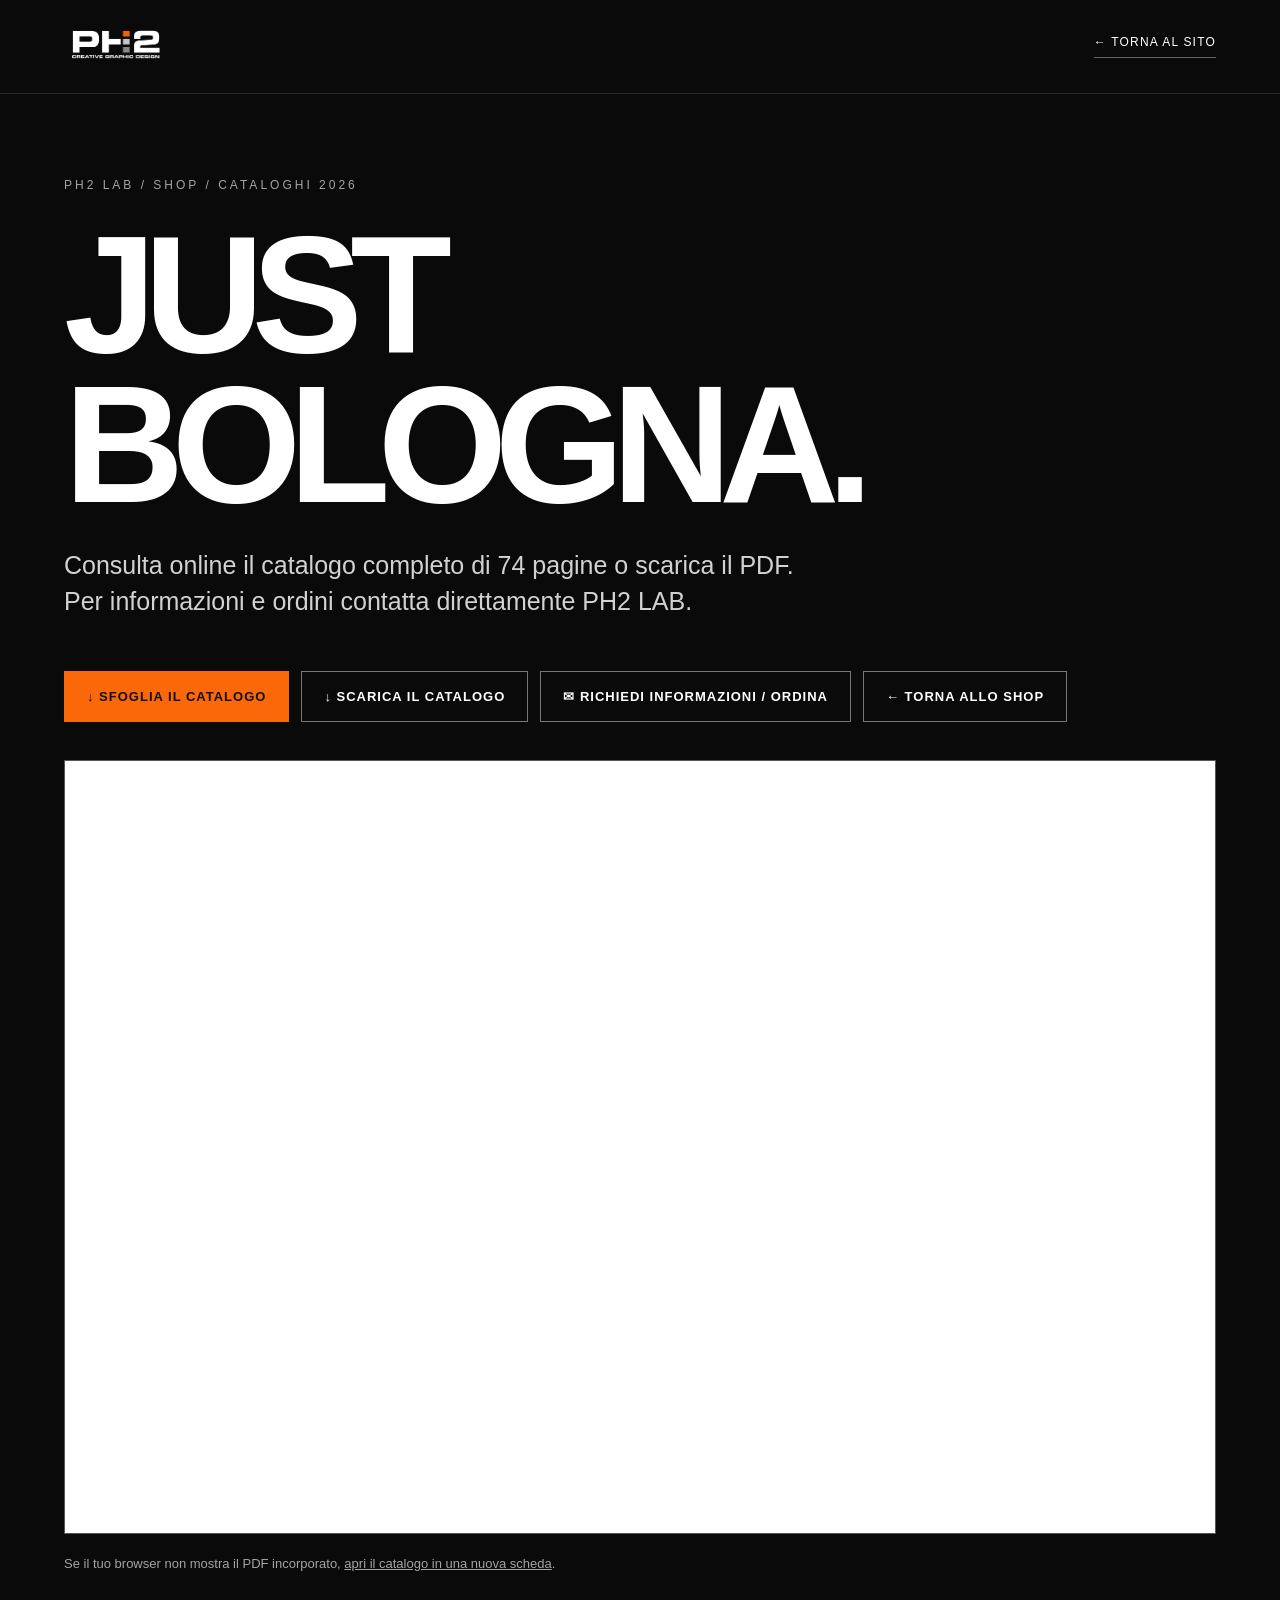
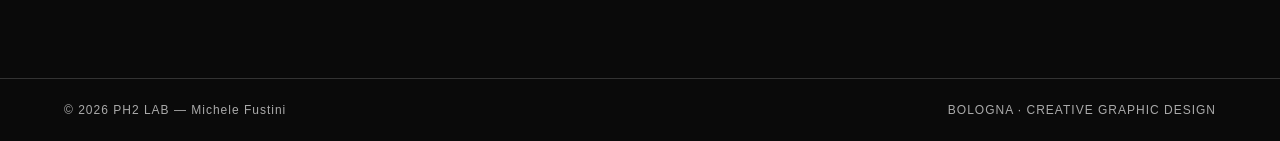
<file: shop/just-bologna.html>
<!doctype html><html lang="it"><head><meta charset="utf-8"><meta name="viewport" content="width=device-width,initial-scale=1"><meta name="description" content="PH2 LAB SHOP"><title>Catalogo JUST BOLOGNA | PH2 LAB</title><style>
:root{--bg:#0a0a0a;--text:#fff;--muted:#a4a4a4;--orange:#fa680a}*{box-sizing:border-box}html{scroll-behavior:smooth}body{margin:0;background:var(--bg);color:var(--text);font-family:Arial,Helvetica,sans-serif}a{color:inherit;text-decoration:none}header{height:94px;border-bottom:1px solid #292929;display:flex;justify-content:space-between;align-items:center;padding:0 clamp(22px,5vw,76px)}.brand{display:flex;align-items:center}.brand img{width:104px;height:auto;display:block}.back{font-size:12px;letter-spacing:1.2px;border-bottom:1px solid #666;padding-bottom:8px}main{max-width:1350px;margin:0 auto;padding:72px clamp(22px,5vw,76px) 90px}.eyebrow{font-size:12px;letter-spacing:3px;color:var(--muted)}h1{font-size:clamp(64px,13vw,176px);letter-spacing:-.075em;line-height:.9;margin:28px 0 27px}p.intro{font-size:clamp(17px,2.1vw,25px);line-height:1.45;max-width:740px;color:#d2d2d2;margin:0 0 52px}.brand-card{position:relative;display:flex;align-items:center;justify-content:center;background:#101010;border:1px solid #414141;border-radius:13px;min-height:235px;padding:38px 100px 48px;margin:0 0 23px;transition:border .15s,transform .15s}.brand-card:hover{border-color:var(--orange);transform:translateY(-2px)}.brand-card img{display:block;max-width:100%;height:auto;object-fit:contain}.brand-card.ph2 img{width:min(510px,90%)}.brand-card.just img{width:min(435px,90%)}.brand-card.zelab img{width:min(560px,94%)}.brand-card .arrow{position:absolute;right:35px;top:50%;transform:translateY(-50%);font-size:35px;font-weight:200}.brand-card .note{position:absolute;left:0;right:0;bottom:22px;text-align:center;font-size:13px;letter-spacing:1px;color:#bbb}footer{border-top:1px solid #333;padding:24px clamp(22px,5vw,76px);font-size:12px;letter-spacing:1px;color:#aaa;display:flex;justify-content:space-between;gap:10px}.actions{display:flex;flex-wrap:wrap;gap:12px;margin:38px 0}.btn{padding:17px 22px;border:1px solid #777;font-size:13px;font-weight:700;letter-spacing:1px}.btn.primary{background:var(--orange);border-color:var(--orange);color:#111}.btn:hover{border-color:var(--orange)}.viewer{height:min(86vh,1070px);min-height:560px;border:1px solid #555;background:#1c1c1c}.viewer iframe{border:0;width:100%;height:100%;background:#fff}.hint{font-size:13px;color:#a4a4a4;margin-top:20px;line-height:1.6}@media(max-width:700px){header{height:76px}.brand img{width:83px}main{padding-top:45px}.brand-card{padding:36px 50px 54px;min-height:170px}.brand-card .arrow{right:14px;font-size:24px}.brand-card .note{bottom:17px;font-size:11px}.viewer{height:72vh;min-height:450px}.actions{flex-direction:column}.btn{text-align:center}footer{flex-direction:column}}
</style></head><body><header><a class="brand" href="/index.html?skipintro=1#home" aria-label="PH2 LAB — Home"><img src="logo-ph2.png" alt="PH2 LAB"></a><a class="back" href="/index.html?skipintro=1#home">← TORNA AL SITO</a></header><main><p class="eyebrow">PH2 LAB / SHOP / CATALOGHI 2026</p><h1>JUST BOLOGNA.</h1><p class="intro">Consulta online il catalogo completo di 74 pagine o scarica il PDF. Per informazioni e ordini contatta direttamente PH2 LAB.</p><div class="actions"><a class="btn primary" href="#catalogo">↓ SFOGLIA IL CATALOGO</a><a class="btn" href="catalogo-just-bologna.pdf" download>↓ SCARICA IL CATALOGO</a><a class="btn" href="mailto:ph2lab@gmail.com?subject=Informazioni%20catalogo%20JUST%20BOLOGNA">✉ RICHIEDI INFORMAZIONI / ORDINA</a><a class="btn" href="index.html">← TORNA ALLO SHOP</a></div><section id="catalogo"><div class="viewer"><iframe src="catalogo-just-bologna.pdf#toolbar=1&navpanes=0&view=FitH" title="Catalogo JUST BOLOGNA, 74 pagine"></iframe></div><p class="hint">Se il tuo browser non mostra il PDF incorporato, <a href="catalogo-just-bologna.pdf" target="_blank" rel="noopener"><u>apri il catalogo in una nuova scheda</u></a>.</p></section></main><footer><span>© 2026 PH2 LAB — Michele Fustini</span><span>BOLOGNA · CREATIVE GRAPHIC DESIGN</span></footer></body></html>
</file>
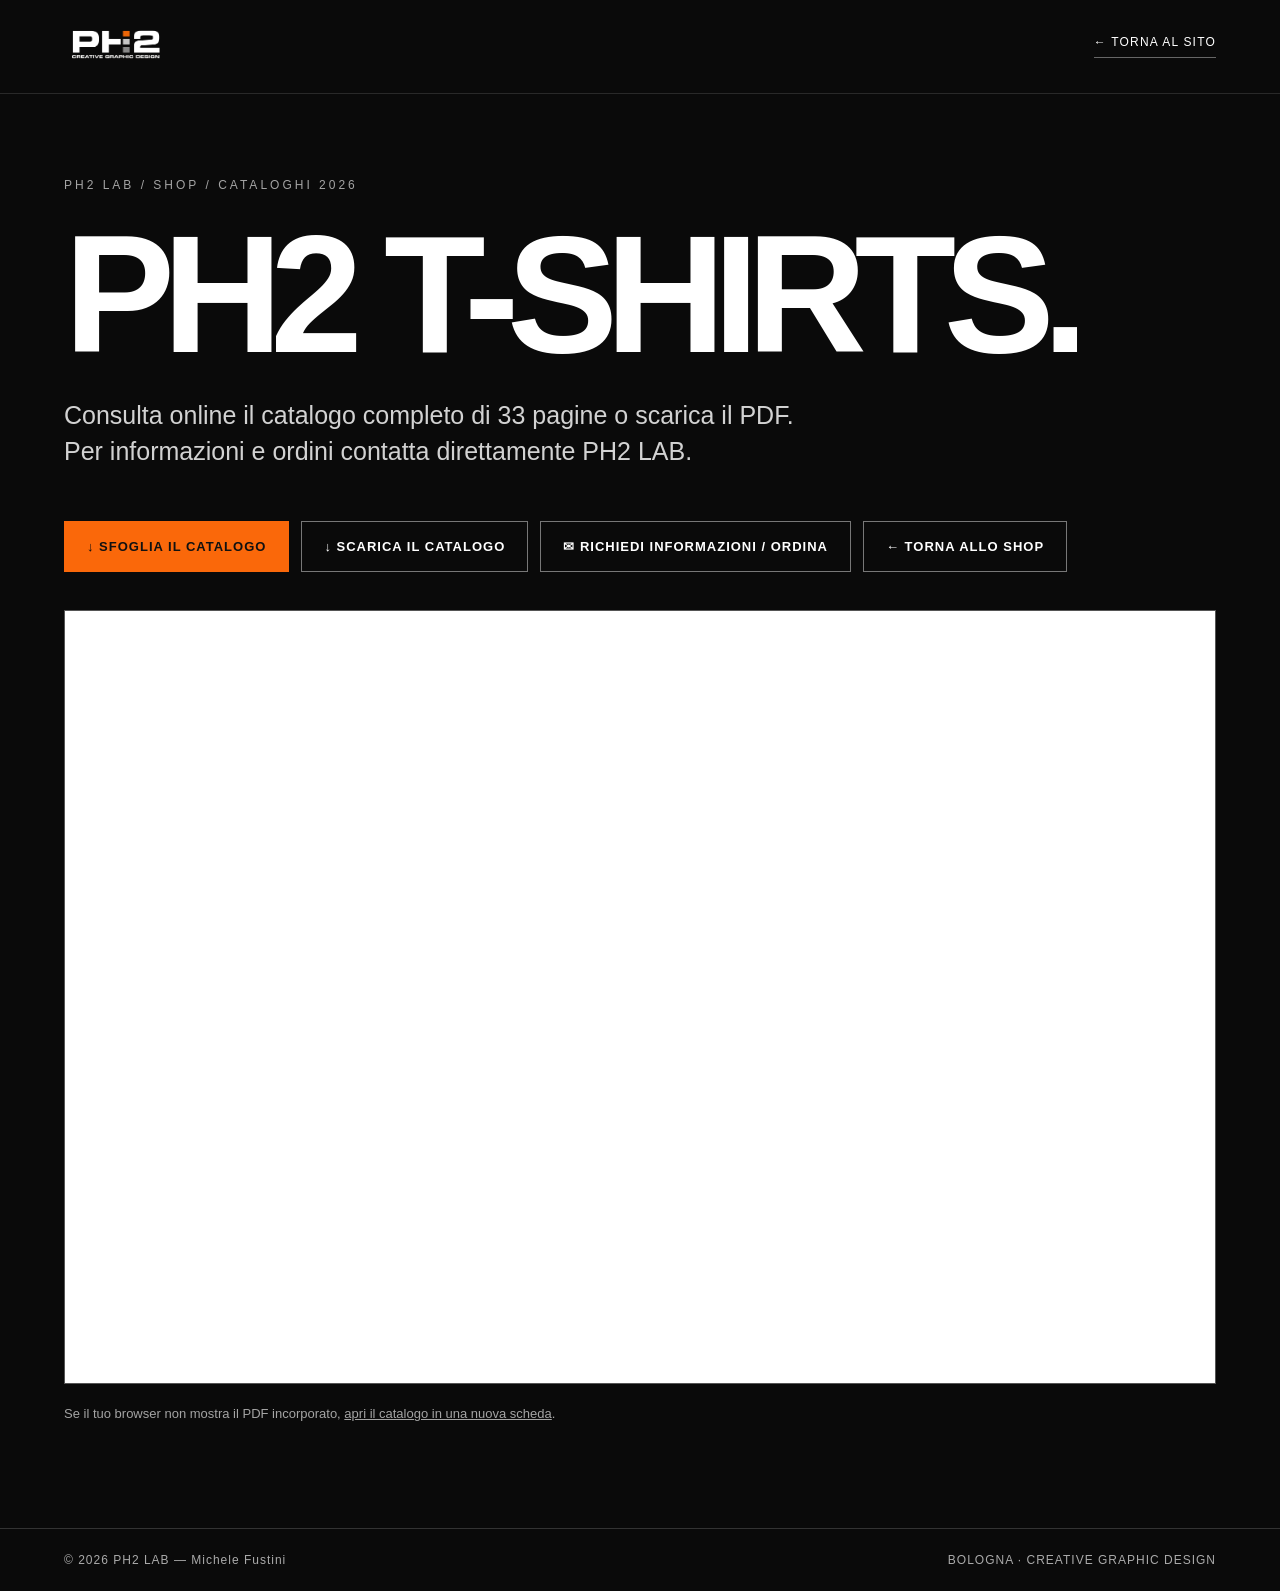
<file: shop/ph2.html>
<!doctype html><html lang="it"><head><meta charset="utf-8"><meta name="viewport" content="width=device-width,initial-scale=1"><meta name="description" content="PH2 LAB SHOP"><title>Catalogo PH2 T-SHIRTS | PH2 LAB</title><style>
:root{--bg:#0a0a0a;--text:#fff;--muted:#a4a4a4;--orange:#fa680a}*{box-sizing:border-box}html{scroll-behavior:smooth}body{margin:0;background:var(--bg);color:var(--text);font-family:Arial,Helvetica,sans-serif}a{color:inherit;text-decoration:none}header{height:94px;border-bottom:1px solid #292929;display:flex;justify-content:space-between;align-items:center;padding:0 clamp(22px,5vw,76px)}.brand{display:flex;align-items:center}.brand img{width:104px;height:auto;display:block}.back{font-size:12px;letter-spacing:1.2px;border-bottom:1px solid #666;padding-bottom:8px}main{max-width:1350px;margin:0 auto;padding:72px clamp(22px,5vw,76px) 90px}.eyebrow{font-size:12px;letter-spacing:3px;color:var(--muted)}h1{font-size:clamp(64px,13vw,176px);letter-spacing:-.075em;line-height:.9;margin:28px 0 27px}p.intro{font-size:clamp(17px,2.1vw,25px);line-height:1.45;max-width:740px;color:#d2d2d2;margin:0 0 52px}.brand-card{position:relative;display:flex;align-items:center;justify-content:center;background:#101010;border:1px solid #414141;border-radius:13px;min-height:235px;padding:38px 100px 48px;margin:0 0 23px;transition:border .15s,transform .15s}.brand-card:hover{border-color:var(--orange);transform:translateY(-2px)}.brand-card img{display:block;max-width:100%;height:auto;object-fit:contain}.brand-card.ph2 img{width:min(510px,90%)}.brand-card.just img{width:min(435px,90%)}.brand-card.zelab img{width:min(560px,94%)}.brand-card .arrow{position:absolute;right:35px;top:50%;transform:translateY(-50%);font-size:35px;font-weight:200}.brand-card .note{position:absolute;left:0;right:0;bottom:22px;text-align:center;font-size:13px;letter-spacing:1px;color:#bbb}footer{border-top:1px solid #333;padding:24px clamp(22px,5vw,76px);font-size:12px;letter-spacing:1px;color:#aaa;display:flex;justify-content:space-between;gap:10px}.actions{display:flex;flex-wrap:wrap;gap:12px;margin:38px 0}.btn{padding:17px 22px;border:1px solid #777;font-size:13px;font-weight:700;letter-spacing:1px}.btn.primary{background:var(--orange);border-color:var(--orange);color:#111}.btn:hover{border-color:var(--orange)}.viewer{height:min(86vh,1070px);min-height:560px;border:1px solid #555;background:#1c1c1c}.viewer iframe{border:0;width:100%;height:100%;background:#fff}.hint{font-size:13px;color:#a4a4a4;margin-top:20px;line-height:1.6}@media(max-width:700px){header{height:76px}.brand img{width:83px}main{padding-top:45px}.brand-card{padding:36px 50px 54px;min-height:170px}.brand-card .arrow{right:14px;font-size:24px}.brand-card .note{bottom:17px;font-size:11px}.viewer{height:72vh;min-height:450px}.actions{flex-direction:column}.btn{text-align:center}footer{flex-direction:column}}
</style></head><body><header><a class="brand" href="/index.html?skipintro=1#home" aria-label="PH2 LAB — Home"><img src="logo-ph2.png" alt="PH2 LAB"></a><a class="back" href="/index.html?skipintro=1#home">← TORNA AL SITO</a></header><main><p class="eyebrow">PH2 LAB / SHOP / CATALOGHI 2026</p><h1>PH2 T-SHIRTS.</h1><p class="intro">Consulta online il catalogo completo di 33 pagine o scarica il PDF. Per informazioni e ordini contatta direttamente PH2 LAB.</p><div class="actions"><a class="btn primary" href="#catalogo">↓ SFOGLIA IL CATALOGO</a><a class="btn" href="catalogo-ph2.pdf" download>↓ SCARICA IL CATALOGO</a><a class="btn" href="mailto:ph2lab@gmail.com?subject=Informazioni%20catalogo%20PH2%20T-SHIRTS">✉ RICHIEDI INFORMAZIONI / ORDINA</a><a class="btn" href="index.html">← TORNA ALLO SHOP</a></div><section id="catalogo"><div class="viewer"><iframe src="catalogo-ph2.pdf#toolbar=1&navpanes=0&view=FitH" title="Catalogo PH2 T-SHIRTS, 33 pagine"></iframe></div><p class="hint">Se il tuo browser non mostra il PDF incorporato, <a href="catalogo-ph2.pdf" target="_blank" rel="noopener"><u>apri il catalogo in una nuova scheda</u></a>.</p></section></main><footer><span>© 2026 PH2 LAB — Michele Fustini</span><span>BOLOGNA · CREATIVE GRAPHIC DESIGN</span></footer></body></html>
</file>
<file: styles.css>
:root{
  --orange:#f26312;
  --light:#c7c7c9;
  --mid:#8e9092;
  --paper:#eeeae3;
  --ink:#0b0b0b;
}
*{box-sizing:border-box}
html{scroll-behavior:smooth}
body{margin:0;font-family:Arial,Helvetica,sans-serif;background:var(--paper);color:var(--ink);overflow:hidden}
a{color:inherit}
.intro{position:fixed;inset:0;z-index:100;background:#050505;color:white;overflow:hidden}
.skip-intro{position:absolute;right:28px;top:25px;z-index:5;border:0;border-bottom:1px solid #777;background:none;color:#aaa;padding:5px 0;font-size:11px;letter-spacing:.18em;cursor:pointer}
.intro-sequence{position:absolute;inset:0;display:grid;place-items:center}
.logo-piece{
  position:absolute;
  width:min(122vw,1500px);
  height:auto;
  overflow:visible;
  fill:#fff;
  opacity:0;
  transform-origin:center;
}
.piece-p{animation:pieceP 1.15s cubic-bezier(.16,.82,.17,1) .05s both}
.piece-h{animation:pieceH 1.15s cubic-bezier(.16,.82,.17,1) .95s both}
.piece-2{animation:piece2 1.15s cubic-bezier(.16,.82,.17,1) 1.85s both}
.square-flight{
  position:absolute;
  width:clamp(42px,6vw,95px);
  aspect-ratio:1;
  opacity:0;
}
.square-orange{background:var(--orange);animation:squareOrange 1s cubic-bezier(.15,.9,.2,1) 2.55s both}
.square-light{background:var(--light);animation:squareLight 1s cubic-bezier(.15,.9,.2,1) 2.68s both}
.square-mid{background:var(--mid);animation:squareMid 1s cubic-bezier(.15,.9,.2,1) 2.81s both}
.intro-logo{width:min(72vw,900px);opacity:0;transform:scale(.5) rotate(-4deg);animation:logoReveal 1.05s cubic-bezier(.15,.9,.2,1) 3.05s both}
.ph2-logo{display:block;overflow:visible}
.logo-white{fill:#fff}.logo-dark{fill:#0b0b0b}.orange{fill:var(--orange)}.light{fill:var(--light)}.mid{fill:var(--mid)}
.intro-caption{position:absolute;bottom:12vh;opacity:0;font-size:clamp(10px,1.05vw,16px);letter-spacing:.48em;animation:captionIn .6s ease 3.55s both}
@keyframes pieceP{
  0%{opacity:0;transform:translateX(-115vw) rotate(-6deg) scale(1.35)}
  35%{opacity:1}
  72%{opacity:1;transform:translateX(-5vw) rotate(1deg) scale(1.02)}
  100%{opacity:0;transform:translateX(18vw) scale(1.7)}
}
@keyframes pieceH{
  0%{opacity:0;transform:translateY(115vh) rotate(14deg) scale(1.3)}
  35%{opacity:1}
  72%{opacity:1;transform:translateY(0) rotate(-2deg) scale(1.02)}
  100%{opacity:0;transform:translateY(-18vh) scale(1.75)}
}
@keyframes piece2{
  0%{opacity:0;transform:translateX(115vw) rotate(-10deg) scale(1.35)}
  35%{opacity:1}
  72%{opacity:1;transform:translateX(5vw) rotate(1deg) scale(1.02)}
  100%{opacity:0;transform:translateX(-18vw) scale(1.7)}
}
@keyframes squareOrange{
  0%{opacity:0;transform:translate(-44vw,-38vh) rotate(-160deg) scale(.2)}
  75%{opacity:1;transform:translate(1.7vw,-2.9vh) rotate(8deg) scale(1.05)}
  100%{opacity:0;transform:translate(1.7vw,-2.9vh) rotate(0) scale(1)}
}
@keyframes squareLight{
  0%{opacity:0;transform:translate(45vw,-25vh) rotate(130deg) scale(.2)}
  75%{opacity:1;transform:translate(1.7vw,3.1vh) rotate(-6deg) scale(1.05)}
  100%{opacity:0;transform:translate(1.7vw,3.1vh) rotate(0) scale(1)}
}
@keyframes squareMid{
  0%{opacity:0;transform:translate(-18vw,48vh) rotate(210deg) scale(.2)}
  75%{opacity:1;transform:translate(1.7vw,9.1vh) rotate(4deg) scale(1.05)}
  100%{opacity:0;transform:translate(1.7vw,9.1vh) rotate(0) scale(1)}
}

@keyframes logoReveal{0%{opacity:0;transform:scale(.45) rotate(-4deg);filter:blur(14px)}70%{opacity:1;transform:scale(1.05) rotate(1deg);filter:blur(0)}100%{opacity:1;transform:scale(1) rotate(0)}}
@keyframes captionIn{from{opacity:0;transform:translateY(12px)}to{opacity:.75;transform:none}}
.intro.exit{animation:introExit .85s cubic-bezier(.7,0,.2,1) forwards}
@keyframes introExit{to{transform:translateY(-103%);visibility:hidden}}
.page{opacity:0;transition:opacity .55s ease;background:var(--paper)}
.page.visible{opacity:1}
.site-header{position:fixed;z-index:40;top:0;left:0;right:0;display:flex;align-items:center;justify-content:space-between;padding:24px 32px;color:#0b0b0b;pointer-events:none}
.brand-link,.menu-button{pointer-events:auto}
.header-logo{width:112px;height:auto}
.header-logo .logo-dark{fill:#0b0b0b}
.menu-button{width:96px;border:0;background:transparent;color:inherit;display:grid;grid-template-columns:1fr 25px;align-items:center;gap:10px;padding:10px 0;cursor:pointer;font-size:11px;letter-spacing:.15em}
.menu-button i{grid-column:2;height:1px;background:currentColor;display:block;transition:transform .35s ease}
.menu-button i:last-child{margin-top:-8px}
.menu-button.open i:first-of-type{transform:translateY(4px) rotate(45deg)}
.menu-button.open i:last-child{transform:translateY(-4px) rotate(-45deg)}
.menu-overlay{position:fixed;inset:0;z-index:30;background:var(--orange);transform:translateY(-101%);transition:transform .7s cubic-bezier(.77,0,.18,1);padding:120px 6vw 40px;display:flex;flex-direction:column;justify-content:space-between}
.menu-overlay.open{transform:none}
.overlay-nav{display:flex;flex-direction:column}
.overlay-nav a{text-decoration:none;font-size:clamp(60px,11vw,170px);line-height:.86;font-weight:900;letter-spacing:-.07em;border-bottom:1px solid rgba(0,0,0,.25);display:flex;align-items:flex-start;transition:padding-left .25s ease}
.overlay-nav a:hover{padding-left:3vw}
.overlay-nav span{font-size:11px;letter-spacing:.15em;margin:14px 22px 0 0;font-weight:400}
.menu-meta{display:flex;justify-content:space-between;font-size:10px;letter-spacing:.12em;gap:20px}
.hero{min-height:100vh;padding:18vh 5vw 7vh;display:flex;flex-direction:column;justify-content:flex-end}
.eyebrow{font-size:10px;letter-spacing:.18em;margin-bottom:4vh}
.hero h1{font-size:clamp(68px,13vw,205px);line-height:.78;letter-spacing:-.085em;margin:0;text-transform:uppercase}
.hero-copy{max-width:590px;font-size:clamp(18px,2.2vw,32px);line-height:1.15;margin:6vh 0 5vh}
.scroll-link{font-size:10px;letter-spacing:.18em;text-decoration:none;border-bottom:1px solid;width:max-content;padding-bottom:6px}
.portfolio-download-button{
  display:inline-flex;
  align-items:center;
  justify-content:center;
  margin-inline-start:auto;
  margin-inline-end:clamp(10px, 2vw, 24px);
  padding:12px 16px;
  text-align:center;
  background:#fa680a;
  border:1px solid #fa680a;
  color:#101010;
  text-decoration:none;
  text-transform:uppercase;
  font-size:11px;
  font-weight:900;
  letter-spacing:.09em;
}
.portfolio-download-button:hover{background:#111;border-color:#111;color:#fff}
.portfolio-download-button:focus-visible{outline:2px solid #fa680a;outline-offset:4px}
@media(max-width:560px){
  .portfolio-download-button{padding:9px 8px;font-size:9px;letter-spacing:.05em}
}
.work-section{padding:5vw}
.section-head{border-top:1px solid #999;border-bottom:1px solid #999;padding:14px 0;display:flex;justify-content:space-between;font-size:10px;letter-spacing:.15em}
.work-grid{display:grid;grid-template-columns:repeat(2,1fr);gap:1px;background:#999}
.project{position:relative;min-height:66vh;overflow:hidden;background:#111;text-decoration:none;color:#fff}
.project-wide{grid-column:1/-1;min-height:78vh}
.project img{position:absolute;width:100%;height:100%;object-fit:cover;transition:transform .8s cubic-bezier(.16,1,.3,1),filter .8s ease;filter:saturate(.75)}
.project:hover img{transform:scale(1.035);filter:saturate(1)}
.project:after{content:"";position:absolute;inset:0;background:linear-gradient(transparent 45%,rgba(0,0,0,.75))}
.project div{position:absolute;z-index:2;left:28px;right:28px;bottom:28px}
.project span{font-size:10px;letter-spacing:.17em}
.project h2{font-size:clamp(36px,5vw,76px);letter-spacing:-.055em;line-height:.92;margin:12px 0 0}
.text-section{padding:14vh 5vw;display:grid;grid-template-columns:1fr 3fr;border-top:1px solid #999}
.text-section span{font-size:10px;letter-spacing:.15em}
.text-section p{font-size:clamp(36px,5vw,78px);line-height:.98;letter-spacing:-.055em;margin:0;max-width:1200px}
.footer{background:#0b0b0b;color:white;min-height:52vh;padding:7vh 5vw;display:flex;flex-direction:column;justify-content:space-between;font-size:11px;letter-spacing:.15em}
.footer a{font-size:clamp(40px,8vw,125px);letter-spacing:-.06em;text-decoration:none;line-height:.9}
@media(max-width:760px){
  .site-header{padding:18px 20px}
  .header-logo{width:88px}
  .menu-button{width:76px}
  .menu-overlay{padding:100px 22px 30px}
  .menu-meta{display:block}
  .hero{padding:18vh 22px 8vh}
  .hero h1{font-size:20vw}
  .work-section{padding:22px}
  .work-grid{grid-template-columns:1fr}
  .project,.project-wide{grid-column:auto;min-height:58vh}
  .text-section{padding:12vh 22px;grid-template-columns:1fr;gap:40px}
  .footer{padding:7vh 22px}
  .intro-logo{width:91vw}
  .intro-caption{letter-spacing:.2em}
}
@media(prefers-reduced-motion:reduce){
  .intro{display:none}
  body{overflow:auto}
  .page{opacity:1}
  *{animation:none!important;transition:none!important}
}

.site-header{background:rgba(238,234,227,.88);backdrop-filter:blur(10px);-webkit-backdrop-filter:blur(10px)}
.menu-overlay + main{} 

.case-study{padding:10vh 5vw 6vh;border-top:1px solid #999}
.case-intro{display:grid;grid-template-columns:1fr 3fr;gap:40px;margin-bottom:7vh}
.case-intro>span{font-size:10px;letter-spacing:.16em}
.case-intro h2{font-size:clamp(62px,10vw,150px);line-height:.82;letter-spacing:-.075em;margin:0 0 28px}
.case-intro p{font-size:clamp(18px,2.1vw,30px);line-height:1.2;max-width:760px;margin:0}
.case-gallery{display:grid;grid-template-columns:repeat(2,1fr);gap:1px;background:#aaa}
.case-gallery figure{margin:0;background:#0a0a0a;min-height:62vh;display:flex;align-items:center;justify-content:center;overflow:hidden}
.case-gallery figure.wide{grid-column:1/-1;min-height:75vh}
.case-gallery img{width:100%;height:100%;object-fit:contain;display:block}
.footer-top,.footer-links{display:flex;justify-content:space-between;gap:25px;flex-wrap:wrap}
.footer-mail{font-size:clamp(40px,8vw,125px)!important}
.footer-links a{font-size:11px!important;letter-spacing:.14em;text-decoration:none;border-bottom:1px solid #555;padding-bottom:5px}
@media(max-width:760px){
  .case-study{padding:10vh 22px 5vh}
  .case-intro{grid-template-columns:1fr;gap:24px}
  .case-gallery{grid-template-columns:1fr}
  .case-gallery figure,.case-gallery figure.wide{grid-column:auto;min-height:54vh}
}

/* Portfolio update 2026 */
.social-icons{display:flex;flex-wrap:wrap;gap:14px;align-items:center;margin:5vh 0}
.social-icons a{display:block;font-size:0!important;line-height:0!important;border:0!important}
.social-icons img{width:clamp(62px,7vw,105px);height:clamp(62px,7vw,105px);object-fit:cover;border-radius:50%;transition:transform .25s ease,filter .25s ease}
.social-icons a:hover img{transform:translateY(-5px) scale(1.04);filter:contrast(1.08)}
.footer-bottom{display:flex;justify-content:space-between;gap:20px;flex-wrap:wrap;align-items:flex-end}
.footer-bottom a{font-size:11px!important;letter-spacing:.14em;border-bottom:1px solid #555;padding-bottom:5px}
.case-study{scroll-margin-top:85px}
.case-gallery figure{background:#f7f7f5}
.case-gallery img{object-fit:contain}
.project img{background:#111}
@media(max-width:760px){.social-icons{gap:8px}.social-icons img{width:64px;height:64px}.footer-bottom{font-size:9px}.case-intro h2{font-size:15vw}}


/* Footer update v2 */
.footer{min-height:46vh}
.footer-brand{display:flex;align-items:flex-end;gap:14px;width:max-content;text-decoration:none;color:#fff;margin:3.5vh 0 3vh}
.footer-logo{width:min(36vw,430px);height:auto}
.footer-brand-text{font-size:clamp(30px,3vw,52px);letter-spacing:.28em;line-height:.9;font-weight:700;color:#fff;margin-bottom:8px}
.social-icons{display:flex;flex-wrap:wrap;gap:26px;align-items:center;margin:2vh 0 5vh}
.social-icons a{display:grid;place-items:center;width:58px;height:58px;color:rgba(255,255,255,.96);font-size:0!important;line-height:0!important;border:0!important;background:transparent;border-radius:0;transition:transform .25s ease, opacity .25s ease}
.social-icons a:hover{transform:translateY(-4px);opacity:.82}
.social-icons svg{width:48px;height:48px;overflow:visible}
.social-icons img{display:none}
.footer-mail{display:none}
@media(max-width:760px){.footer-brand{gap:10px}.footer-logo{width:min(58vw,280px)}.footer-brand-text{font-size:26px;letter-spacing:.18em;margin-bottom:5px}.social-icons{gap:14px}.social-icons a{width:44px;height:44px}.social-icons svg{width:38px;height:38px}}

/* Editorial project layout inspired by a clean alternating portfolio rhythm */
.vision-case{padding-left:0;padding-right:0}
.vision-case .case-intro{padding-left:5vw;padding-right:5vw}
.editorial-gallery{display:block;background:#fff}
.editorial-gallery figure{margin:0;line-height:0;background:#fff}
.editorial-gallery img{display:block;width:100%;height:auto}
.editorial-pair{display:grid;grid-template-columns:1fr 1fr;gap:0}
.editorial-pair figure{min-width:0}
@media (max-width:760px){
  .vision-case .case-intro{padding-left:22px;padding-right:22px}
  .editorial-pair{grid-template-columns:1fr}
}


/* Rebuild luglio 2026 — immagini sempre intere, nessun ritaglio */
.clean-grid{align-items:start;background:transparent;gap:2px}
.clean-grid .project{min-height:0;background:#111;display:block}
.clean-grid .project img{position:relative;display:block;width:100%;height:auto;object-fit:contain;filter:none;transform:none}
.clean-grid .project:hover img{transform:none;filter:none}
.clean-grid .project:after{background:linear-gradient(transparent 48%,rgba(0,0,0,.82));pointer-events:none}
.clean-grid .project div{bottom:24px}
.natural-gallery{align-items:start;background:#ece9e3;gap:2px}
.natural-gallery figure,.natural-gallery figure.wide{min-height:0;height:auto;background:#fff;align-self:start}
.natural-gallery img{position:relative;width:100%;height:auto;object-fit:contain;display:block}
@media(max-width:760px){
  .clean-grid{grid-template-columns:1fr}
  .clean-grid .project,.clean-grid .project-wide{grid-column:auto}
  .clean-grid .project h2{font-size:12vw}
  .natural-gallery{grid-template-columns:1fr}
  .natural-gallery figure,.natural-gallery figure.wide{grid-column:auto}
}

/* Navigation fixes — July 2026 */
.site-header > a{pointer-events:auto}
#contact{scroll-margin-top:82px}

/* Navigation reliability fix — July 2026 */
.portfolio-header-nav,
.portfolio-header-nav a {
  pointer-events: auto !important;
  position: relative;
  z-index: 60;
}
.portfolio-header-nav a {
  display: inline-flex;
  align-items: center;
  min-height: 40px;
  padding: 0 4px;
}
#contact { scroll-margin-top: 0; }


/* Full-screen contact dialog */
.contact-panel{
  position:fixed;
  inset:0;
  width:100%;
  height:100%;
  max-width:none;
  max-height:none;
  margin:0;
  padding:0;
  border:0;
  color:#fff;
  background:#000;
  overflow:auto;
  overscroll-behavior:contain;
}
.contact-panel::backdrop{background:#000}
.contact-panel-inner{
  min-height:100%;
  display:grid;
  grid-template-columns:minmax(0,1fr) auto;
  grid-template-areas:"brand ." "links partners";
  align-content:end;
  align-items:end;
  gap:clamp(18px,3vh,38px) 24px;
  padding:84px 5vw clamp(32px,8vh,100px);
  background:url("assets/contact-microphone.jpg") no-repeat right top 10vh / auto min(71vh,850px);
}
.contact-panel-close{
  position:fixed;
  top:20px;
  right:clamp(16px,4vw,64px);
  z-index:1;
  width:48px;
  height:48px;
  padding:0;
  border:0;
  border-radius:50%;
  color:#fff;
  background:#000;
  font:36px/1 Arial,Helvetica,sans-serif;
  cursor:pointer;
}
.contact-panel-close:hover{background:#222}
.contact-panel :is(a,button):focus-visible{outline:2px solid var(--orange);outline-offset:4px}
.contact-panel .contact-brand{grid-area:brand;min-width:0}
.contact-brand .footer-logo{
  display:block;
  width:min(28vw,430px);
  max-width:100%;
  height:auto;
}
.contact-panel-links{grid-area:links;min-width:0}
.contact-panel .partner-brands{grid-area:partners;justify-self:end}
.contact-icon-links{align-items:center}
.contact-icon-links a{
  display:grid;
  place-items:center;
  color:#fff;
  text-decoration:none;
  transition:transform .2s ease,opacity .2s ease;
}
.contact-icon-links a:hover{transform:translateY(-3px);opacity:.8}
.contact-icon-links svg{display:block}
body.contact-panel-active{overflow:hidden!important}

@media(max-width:640px){
  .contact-panel-inner{
    grid-template-columns:minmax(0,1fr);
    grid-template-areas:"brand" "links" "partners";
    padding:78px 22px 36px;
    background-size:auto min(52vh,430px);
    background-position:right top 8vh;
  }
  .contact-brand .footer-logo{width:min(56vw,280px)}
  .contact-panel .partner-brands{justify-self:start;margin-top:8px}
}

/* PH2 LAB — navigazione richiesta: tre linee, nessuna scritta MENU */
.menu-button{width:42px;display:flex;flex-direction:column;justify-content:center;gap:6px;padding:10px 0;pointer-events:auto}
.menu-button i,.menu-button i:last-child{width:32px;height:1px;margin:0;background:currentColor;display:block;grid-column:auto;transition:transform .35s ease,opacity .25s ease}
.menu-button.open i:nth-child(1){transform:translateY(7px) rotate(45deg)}
.menu-button.open i:nth-child(2){opacity:0}
.menu-button.open i:nth-child(3){transform:translateY(-7px) rotate(-45deg)}
@media(max-width:760px){.menu-button{width:38px}.menu-button i,.menu-button i:last-child{width:28px}}


/* Contact alignment correction — only requested changes */
.contact-footer .footer-top{justify-content:flex-start}
.contact-footer .footer-brand-static{cursor:default;pointer-events:none;margin-bottom:2.2vh}
.contact-footer .social-icons{width:min(100%,560px);display:grid;grid-template-columns:repeat(7,minmax(0,1fr));gap:clamp(10px,1.5vw,22px);margin:0 0 5vh;align-items:center}
.contact-footer .social-icons a{width:100%;height:auto;aspect-ratio:1/1;max-width:52px;justify-self:start}
.contact-footer .social-icons svg{width:76%;height:76%;overflow:hidden}
.contact-footer .footer-brand{width:min(100%,360px)}
.contact-footer .footer-logo{width:100%;max-width:360px}
@media(max-width:760px){
  .contact-footer .social-icons{width:100%;grid-template-columns:repeat(7,minmax(0,1fr));gap:8px}
  .contact-footer .social-icons a{max-width:40px}
  .contact-footer .footer-brand{width:min(74vw,280px)}
}

.partner-brands{display:flex;align-items:center;gap:clamp(14px,3vw,54px)}
.partner-mark{display:block;overflow:hidden;flex:none;color:inherit}
.partner-mark img{display:block;width:100%;height:100%;object-fit:cover;object-position:center}
.partner-mark-just{width:clamp(74px,9vw,142px);aspect-ratio:2.16}
.partner-mark-zelab{width:clamp(108px,15vw,222px);aspect-ratio:5.45}
.partner-mark:hover{opacity:.8}
.partner-mark:focus-visible{outline:2px solid #ff760f;outline-offset:4px}
.contact-brand-row{display:flex;align-items:center;justify-content:space-between;gap:24px;margin:0 0 24px}
.contact-footer .contact-brand-row .footer-brand{margin:0;width:auto;flex:0 1 auto;min-width:0}
.contact-brand-row .footer-logo{display:block;width:min(35vw,380px);height:auto}
.contact-footer .contact-brand-row .footer-logo{width:min(35vw,360px)}
.contact-footer .social-icons,.contact-icon-links{display:flex;flex-wrap:wrap;gap:clamp(8px,2vw,25px);width:auto}
.contact-footer .social-icons a,.contact-icon-links a{width:clamp(40px,4vw,52px);height:clamp(40px,4vw,52px);max-width:none;aspect-ratio:1}
.contact-footer .social-icons svg,.contact-icon-links svg{width:76%;height:76%}
@media(max-width:500px){
 .contact-brand-row{flex-wrap:wrap;gap:18px;margin-bottom:20px}
 .contact-brand-row .partner-brands{margin-left:auto}
 .contact-brand-row .footer-logo,.contact-footer .contact-brand-row .footer-logo{width:min(43vw,195px)}
}
</file>
